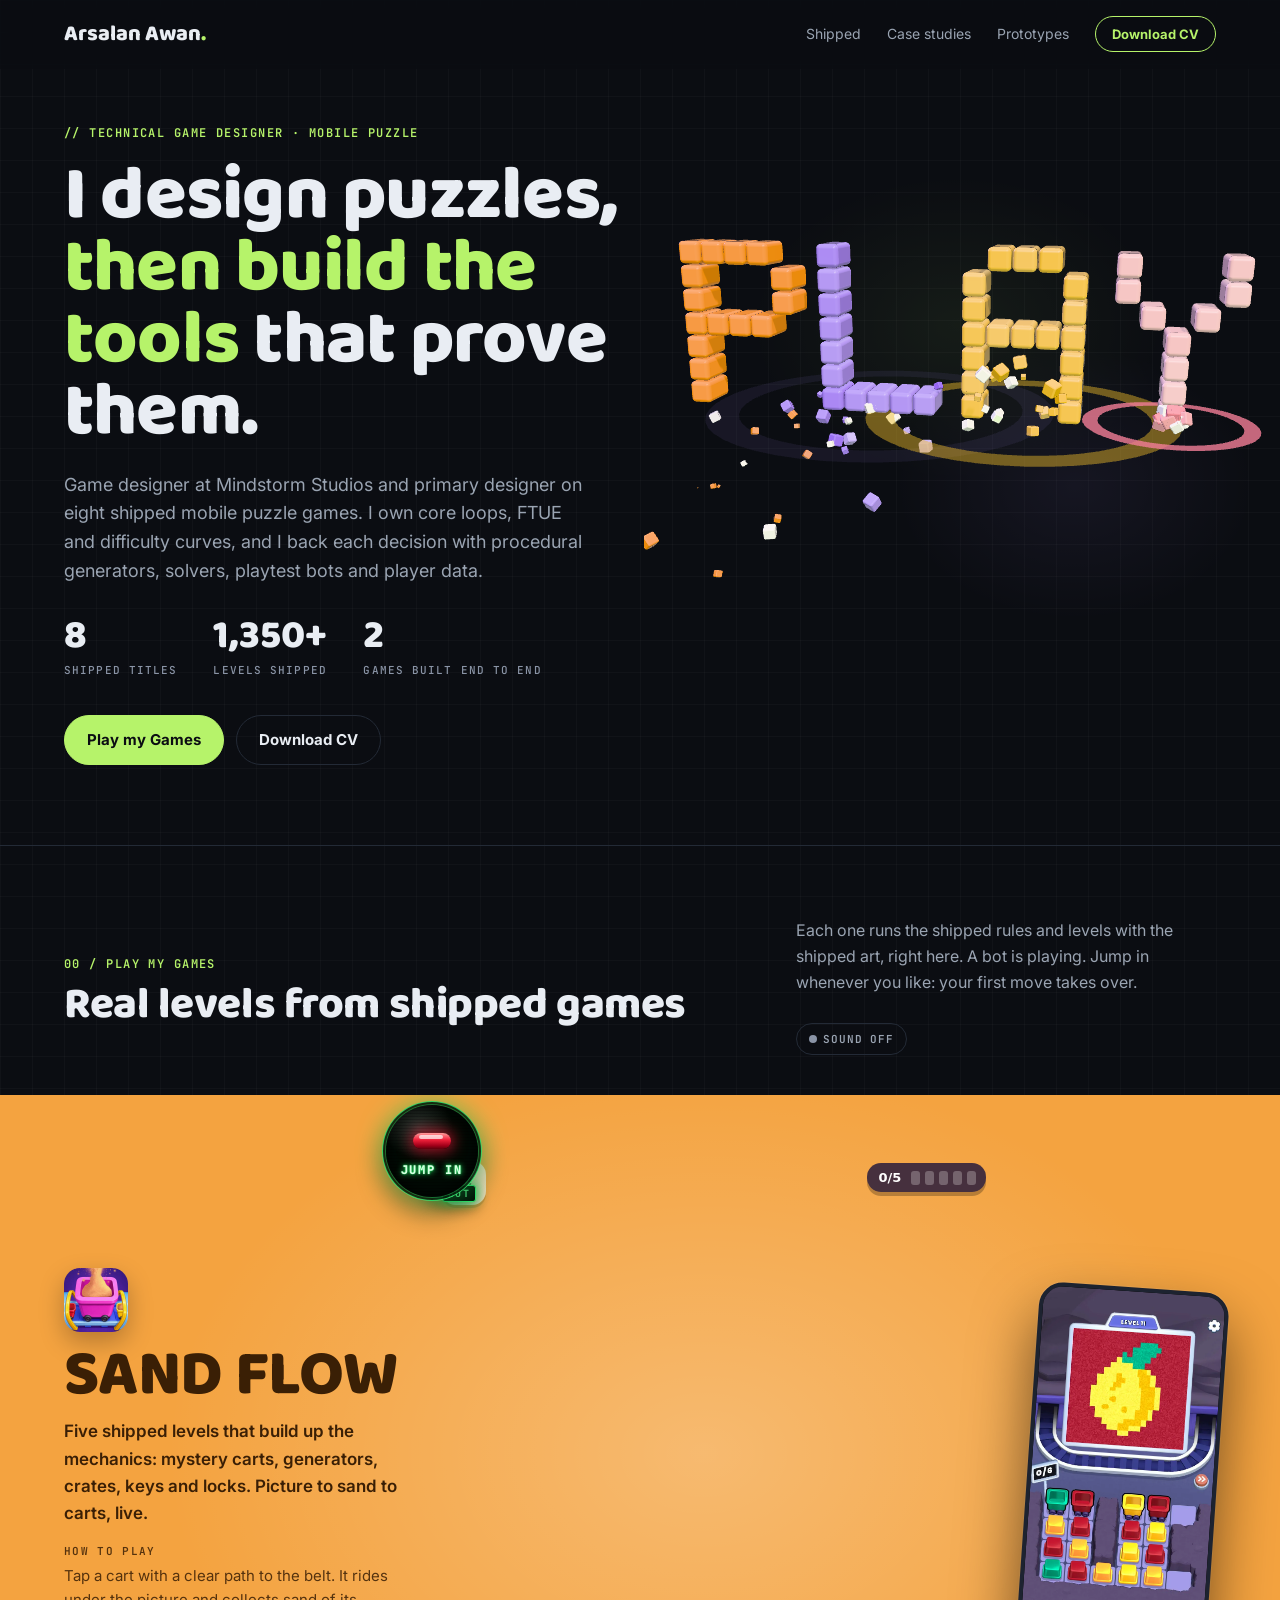
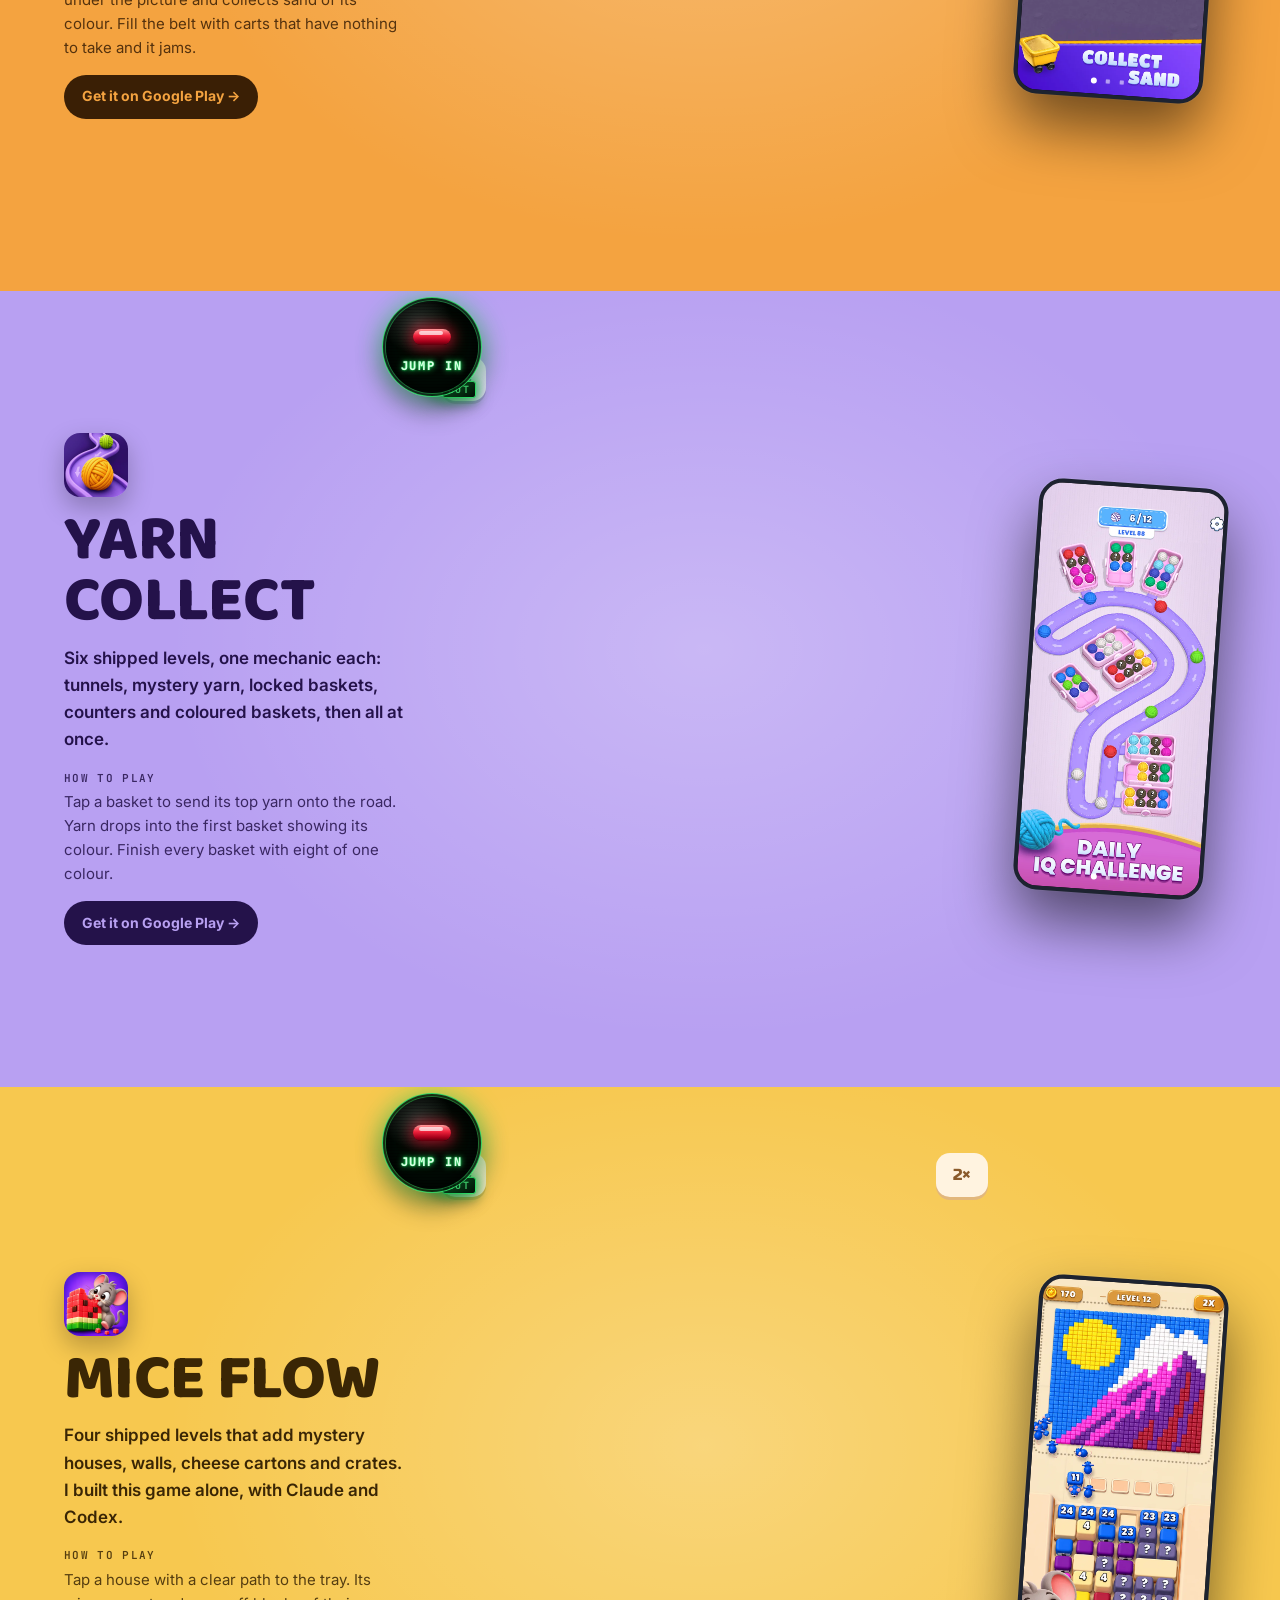
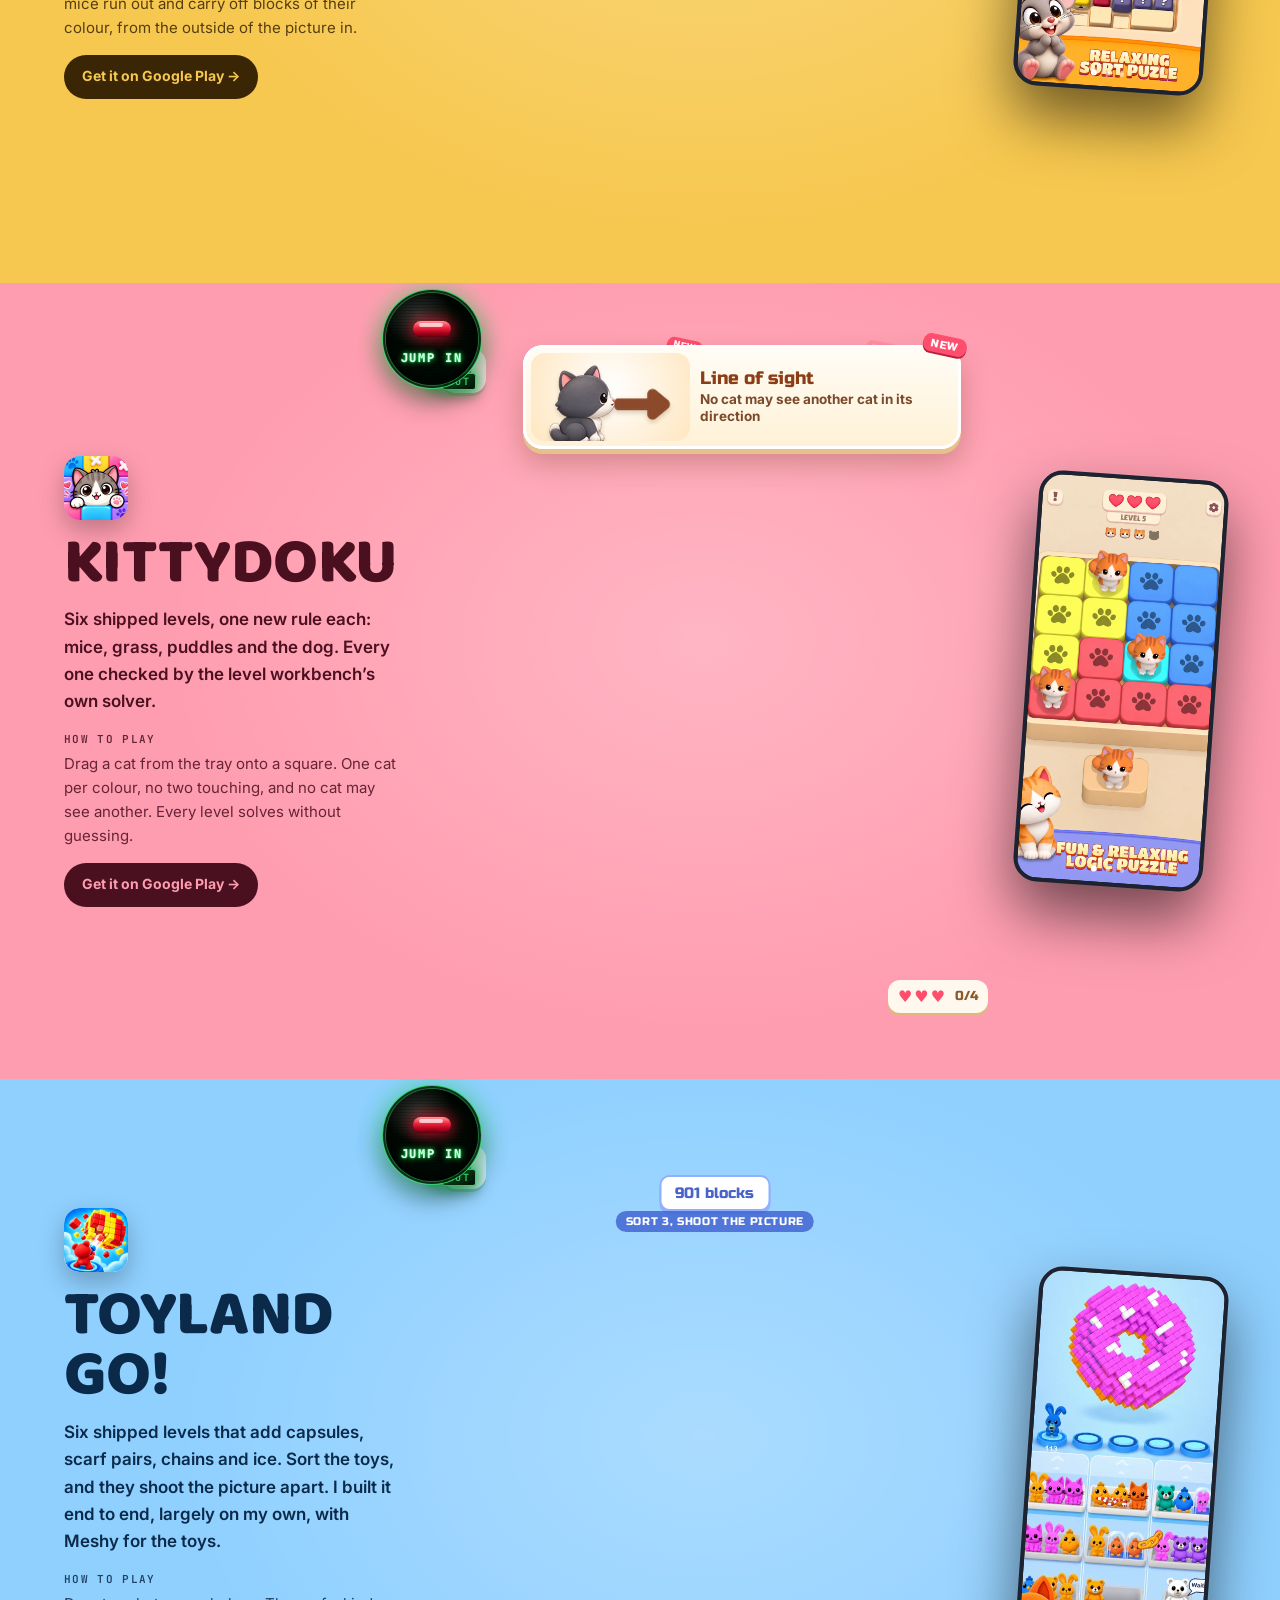
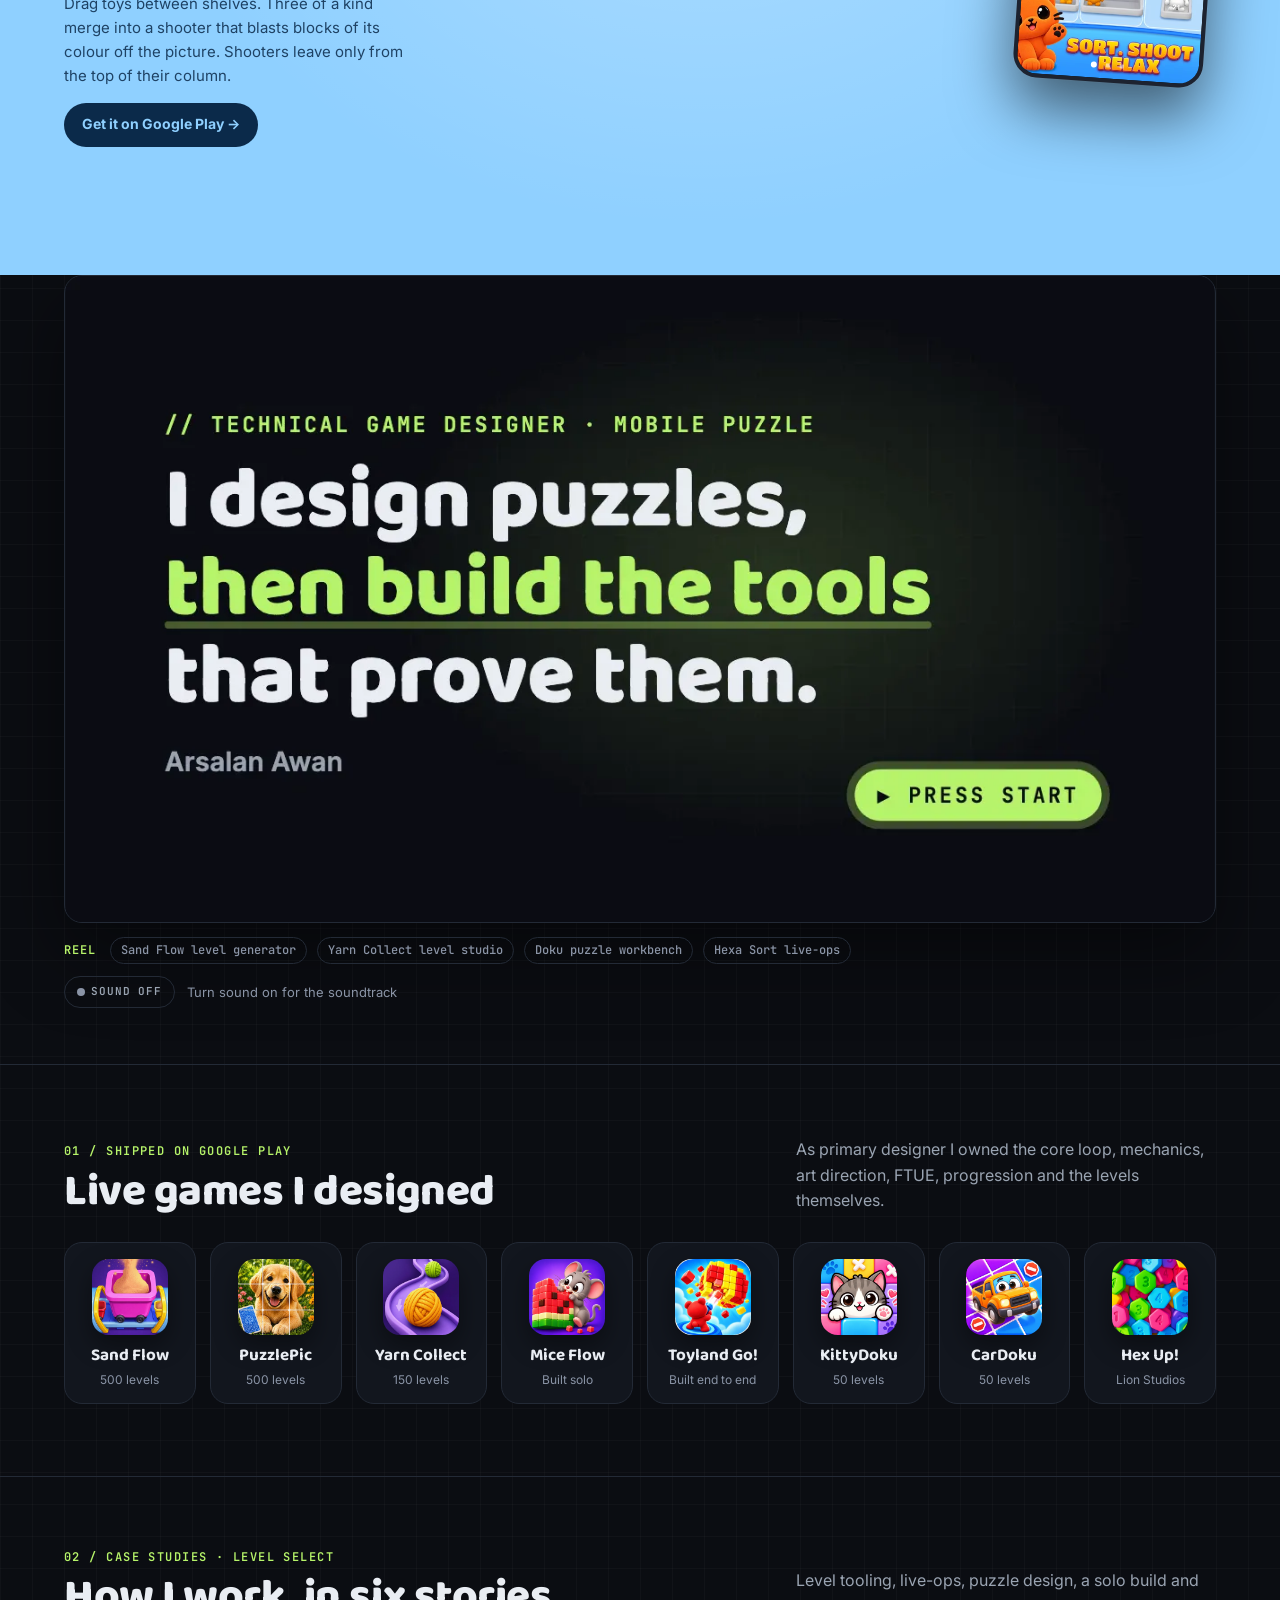
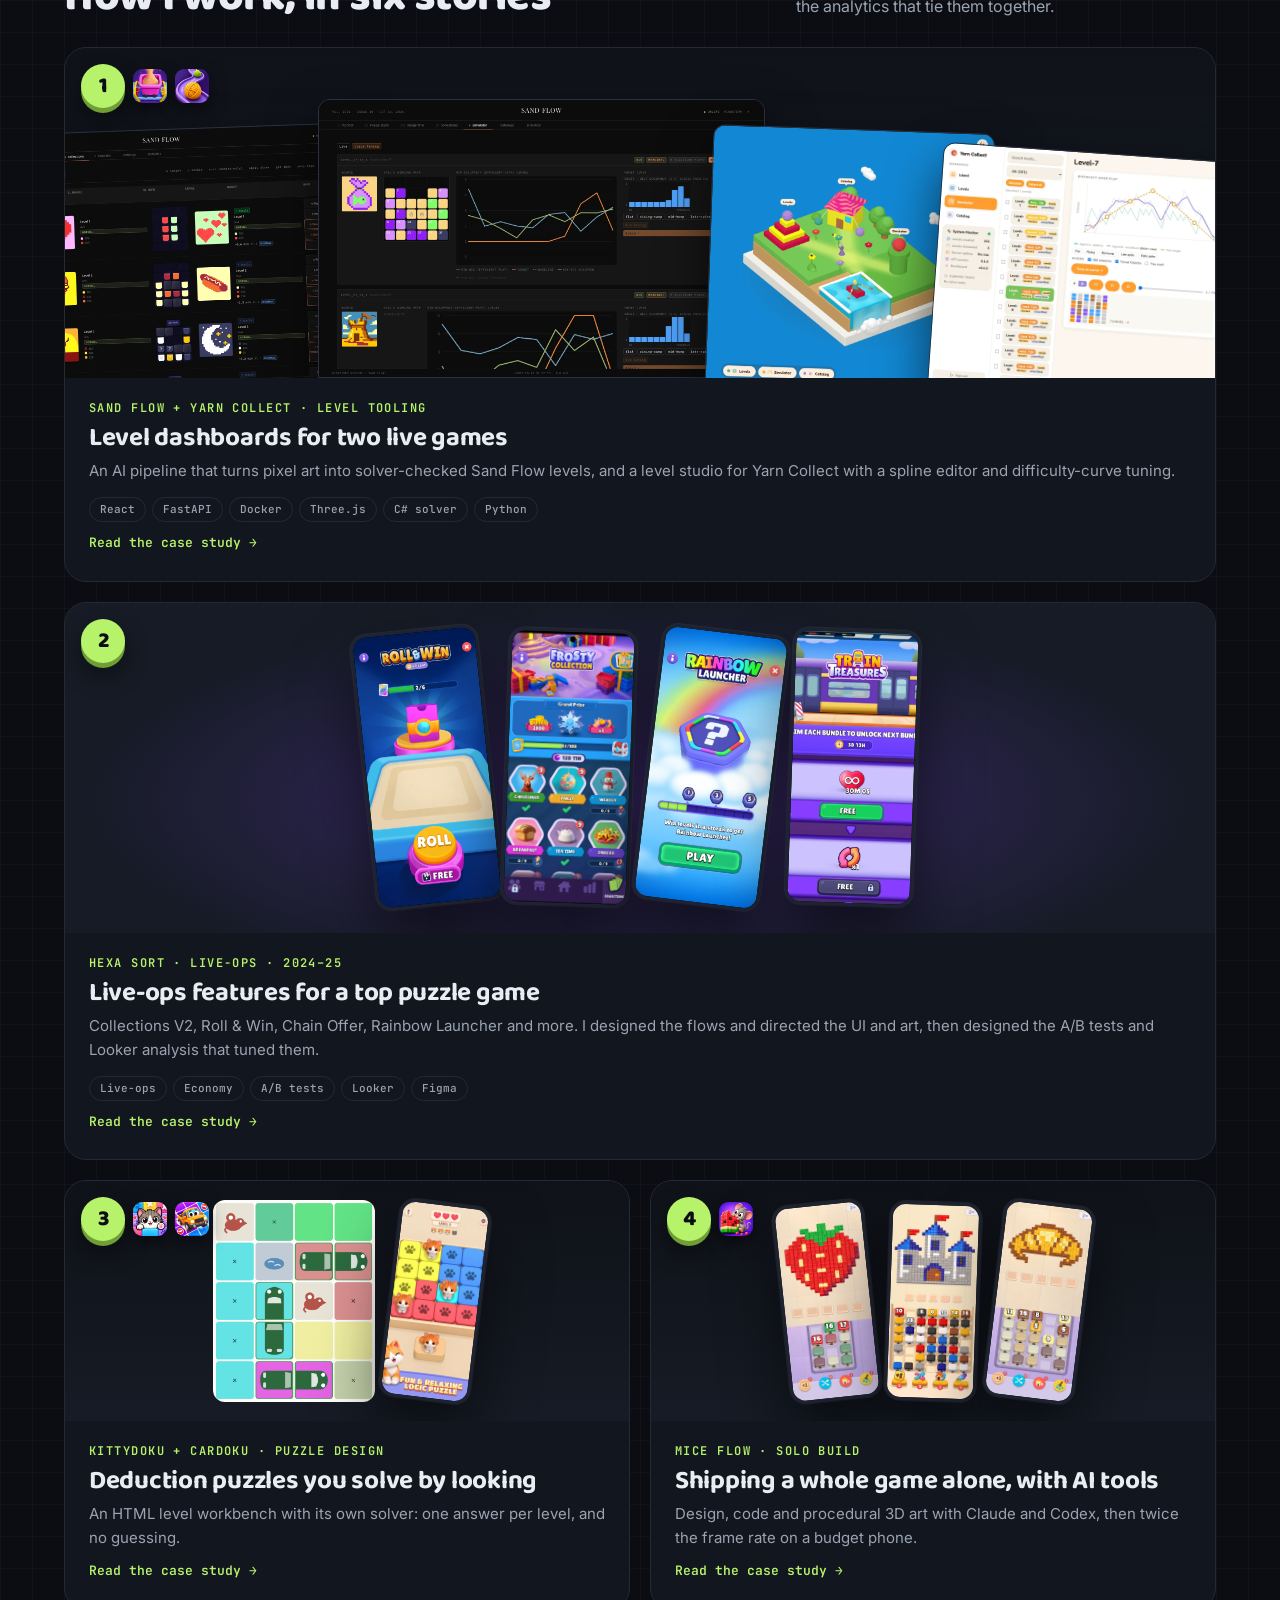
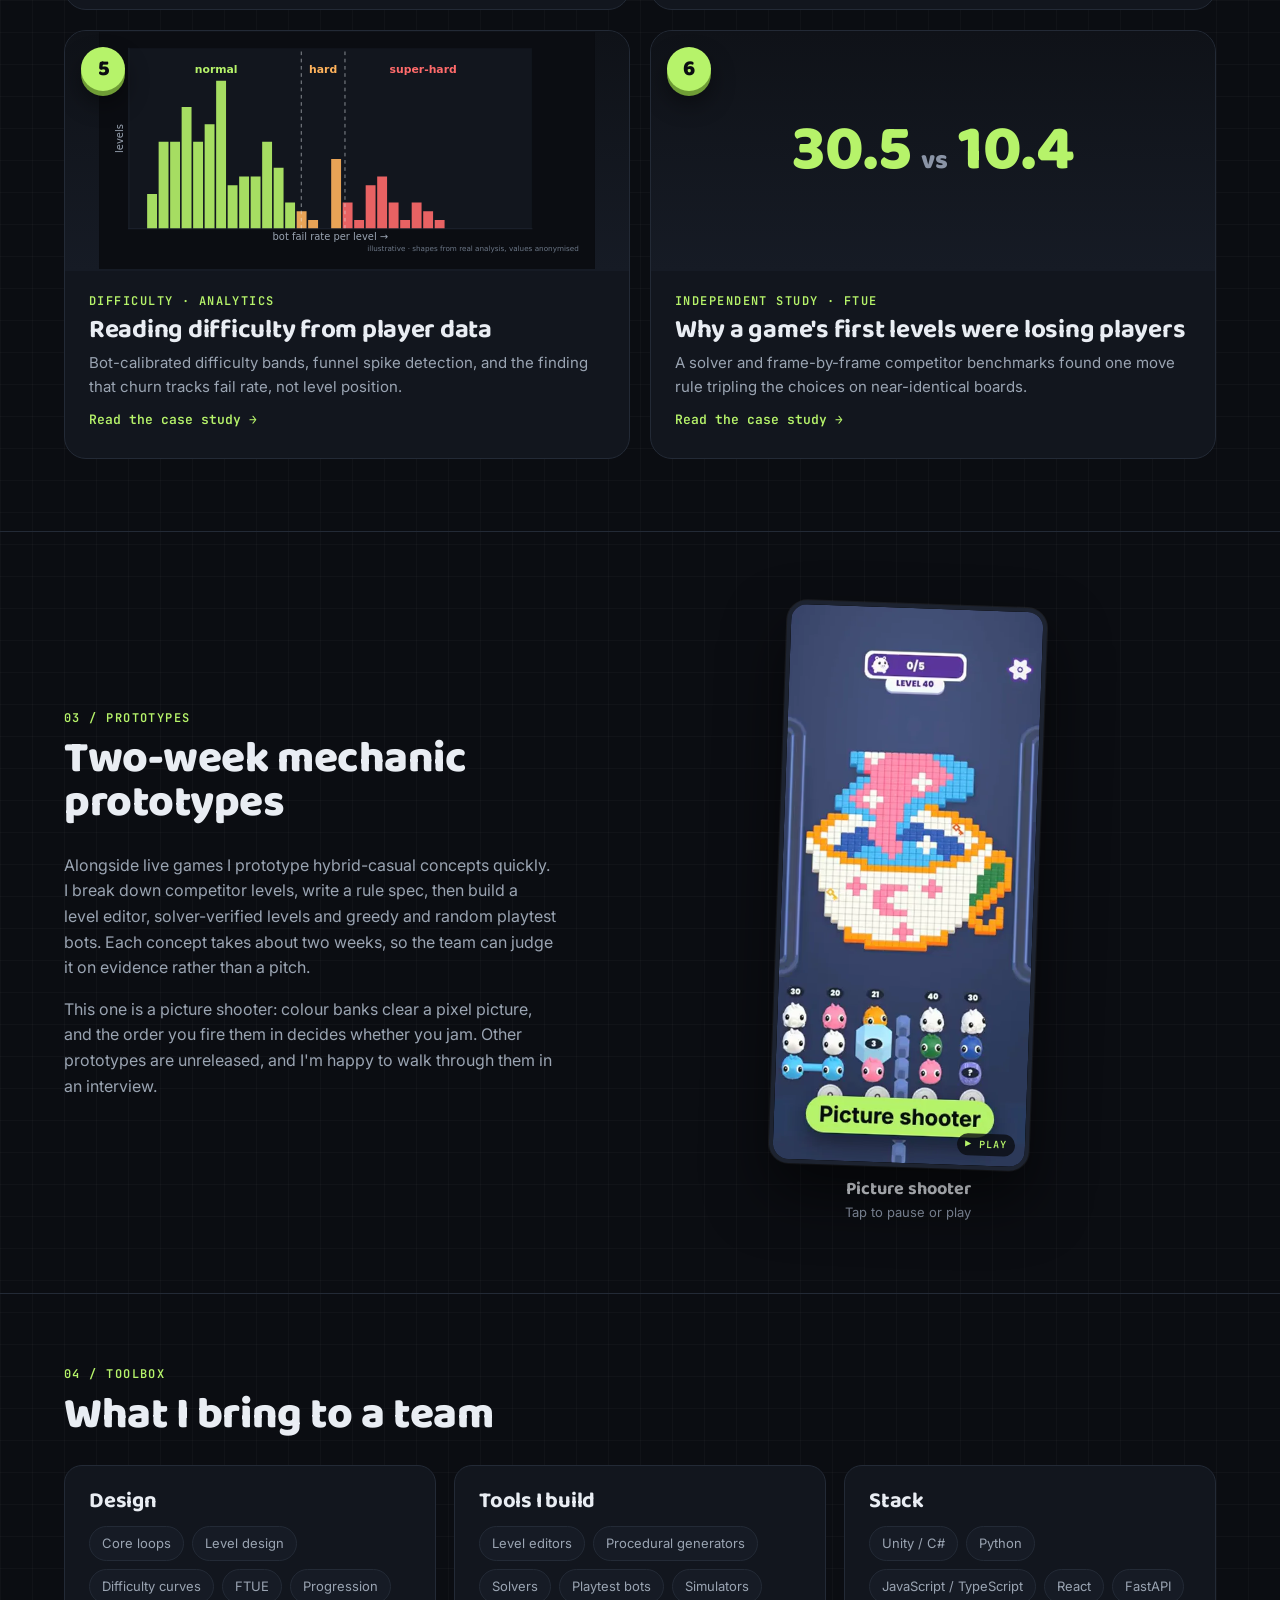
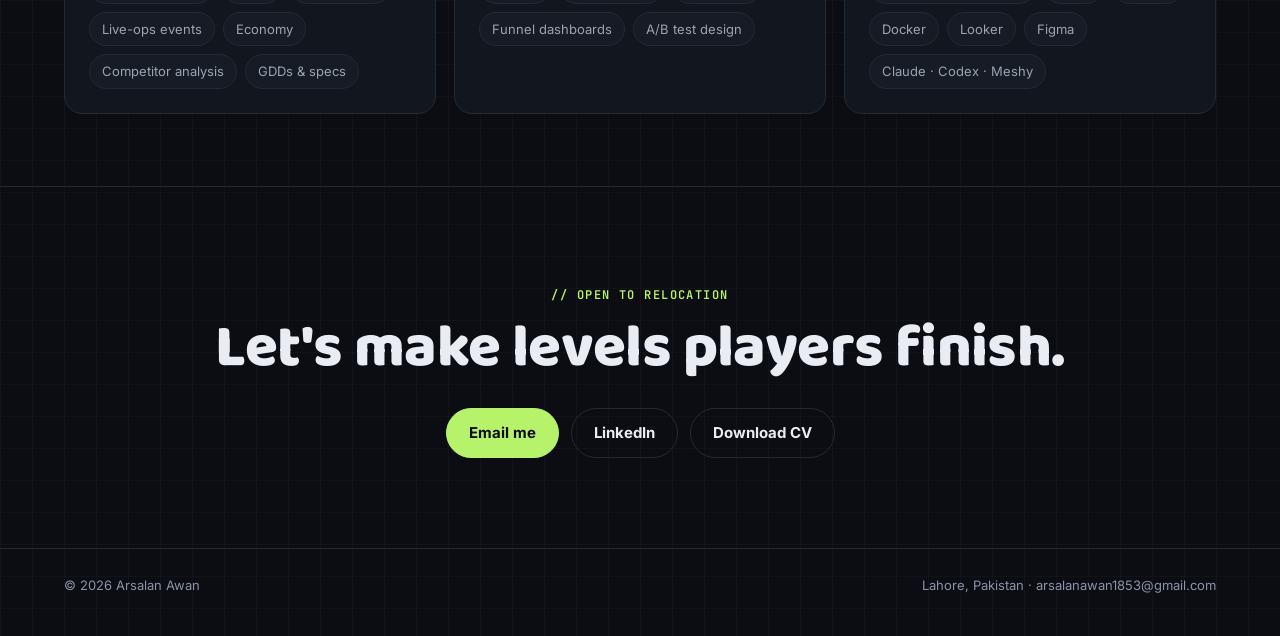
<file: index.html>
<!doctype html>
<html lang="en">
<head>
<meta charset="utf-8">
<meta name="viewport" content="width=device-width, initial-scale=1">
<title>Arsalan Awan — Technical Game Designer</title>
<meta name="description" content="Technical game designer for mobile puzzle games. 8 shipped titles, 1,350+ levels, and the generators, solvers and analytics behind them.">
<meta property="og:type" content="website">
<meta property="og:title" content="Arsalan Awan — Technical Game Designer">
<meta property="og:description" content="I design puzzles, then build the tools that prove them. 8 shipped mobile puzzle games, 1,350+ levels.">
<meta property="og:image" content="https://rcpr0.github.io/og.png">
<meta name="twitter:card" content="summary_large_image">
<link rel="icon" href="favicon.svg" type="image/svg+xml">
<link rel="preconnect" href="https://fonts.googleapis.com">
<link rel="preconnect" href="https://fonts.gstatic.com" crossorigin>
<link rel="stylesheet" href="https://fonts.googleapis.com/css2?family=Baloo+2:wght@600;700;800&family=Inter:wght@400;500;600;700&family=JetBrains+Mono:wght@500;600&family=Russo+One&display=swap">
<link rel="stylesheet" href="css/site.css">
</head>
<body>
<nav class="nav"><div class="wrap">
  <a class="brand" href="index.html">Arsalan Awan<span>.</span></a>
  <ul>
    <li><a href="#shipped">Shipped</a></li>
    <li><a href="#work">Case studies</a></li>
    <li><a href="#prototypes">Prototypes</a></li>
    <li><a class="btn sm" href="Arsalan-Awan-CV.pdf" download>Download CV</a></li>
  </ul>
</div></nav>

<header class="hero"><div class="wrap">
  <div>
    <div class="mono">// Technical game designer · Mobile puzzle</div>
    <h1>I design puzzles, <em>then build the tools</em> that prove them.</h1>
    <p class="lede">Game designer at Mindstorm Studios and primary designer on eight shipped mobile puzzle games. I own core loops, FTUE and difficulty curves, and I back each decision with procedural generators, solvers, playtest bots and player data.</p>
    <div class="stats">
      <div><b>8</b><span>Shipped titles</span></div>
      <div><b>1,350+</b><span>Levels shipped</span></div>
      <div><b>2</b><span>Games built end to end</span></div>
    </div>
    <div class="cta-row">
      <a class="btn" href="#play-sandflow" data-goto="sandflow">Play my Games</a>
      <a class="btn o" href="Arsalan-Awan-CV.pdf" download>Download CV</a>
    </div>
  </div>
  <div class="hero-3d" data-hero>
    <div class="hero-fallback" aria-hidden="true"><span class="hf-word"><b style="--c:#f4a340;--d:#b8661a">P</b><b style="--c:#b8a0f2;--d:#6f55b8">L</b><b style="--c:#f7c84f;--d:#b98a12">A</b><b style="--c:#ff9db0;--d:#c85a72">Y</b></span><span class="hf-arrow"></span></div>
    <div class="hero-tip" hidden></div>
  </div>
</div></header>

<section class="sec play-band" id="play"><div class="wrap">
  <div class="sec-head reveal">
    <div><div class="mono">00 / Play my games</div><h2>Real levels from shipped games</h2></div>
    <div><p>Each one runs the shipped rules and levels with the shipped art, right here. A bot is playing. Jump in whenever you like: your first move takes over.</p>
    <button class="snd" type="button" data-sound-toggle aria-pressed="false"><span>Sound off</span></button></div>
  </div>
</div></section>
<section class="game-sec" id="play-sandflow" style="--g-bg:#f4a340;--g-ink:#3a1f05">
  <div class="wrap game-grid">
    <div class="game-copy">
      <img class="game-icon" src="media/store/icon-sandflow.webp" alt="Sand Flow icon">
      <h3>Sand Flow</h3>
      <p class="game-blurb">Five shipped levels that build up the mechanics: mystery carts, generators, crates, keys and locks. Picture to sand to carts, live.</p>
      <p class="game-how"><b>How to play</b> Tap a cart with a clear path to the belt. It rides under the picture and collects sand of its colour. Fill the belt with carts that have nothing to take and it jams.</p>
      <a class="game-store" href="https://play.google.com/store/apps/details?id=com.mindstorm.sandflow" target="_blank" rel="noopener">Get it on Google Play →</a>
    </div>
    <div class="play-stage" data-stage="sandflow" aria-label="Playable Sand Flow"><div class="arcade-ui"></div><div class="arcade-load" aria-hidden="true"><i></i>Loading level</div></div>
    <div class="game-phone ph" data-cycle aria-label="Sand Flow store screenshots"><img src="media/store/sandflow-1.webp" alt="Sand Flow on the store" loading="lazy"><img src="media/store/sandflow-2.webp" alt="" loading="lazy"><img src="media/store/sandflow-3.webp" alt="" loading="lazy"></div>
  </div>
</section>
<section class="game-sec" id="play-yarn" style="--g-bg:#b8a0f2;--g-ink:#24124a">
  <div class="wrap game-grid">
    <div class="game-copy">
      <img class="game-icon" src="media/store/icon-yarncollect.webp" alt="Yarn Collect icon">
      <h3>Yarn Collect</h3>
      <p class="game-blurb">Six shipped levels, one mechanic each: tunnels, mystery yarn, locked baskets, counters and coloured baskets, then all at once.</p>
      <p class="game-how"><b>How to play</b> Tap a basket to send its top yarn onto the road. Yarn drops into the first basket showing its colour. Finish every basket with eight of one colour.</p>
      <a class="game-store" href="https://play.google.com/store/apps/details?id=com.mindstorm.yarncollect" target="_blank" rel="noopener">Get it on Google Play →</a>
    </div>
    <div class="play-stage" data-stage="yarn" aria-label="Playable Yarn Collect"><div class="arcade-ui"></div><div class="arcade-load" aria-hidden="true"><i></i>Loading level</div></div>
    <div class="game-phone ph" data-cycle aria-label="Yarn Collect store screenshots"><img src="media/store/yarncollect-1.webp" alt="Yarn Collect on the store" loading="lazy"><img src="media/store/yarncollect-2.webp" alt="" loading="lazy"><img src="media/store/yarncollect-3.webp" alt="" loading="lazy"></div>
  </div>
</section>
<section class="game-sec" id="play-mice" style="--g-bg:#f7c84f;--g-ink:#3a2605">
  <div class="wrap game-grid">
    <div class="game-copy">
      <img class="game-icon" src="media/store/icon-miceflow.webp" alt="Mice Flow icon">
      <h3>Mice Flow</h3>
      <p class="game-blurb">Four shipped levels that add mystery houses, walls, cheese cartons and crates. I built this game alone, with Claude and Codex.</p>
      <p class="game-how"><b>How to play</b> Tap a house with a clear path to the tray. Its mice run out and carry off blocks of their colour, from the outside of the picture in.</p>
      <a class="game-store" href="https://play.google.com/store/apps/details?id=com.mindstorm.miceflow" target="_blank" rel="noopener">Get it on Google Play →</a>
    </div>
    <div class="play-stage" data-stage="mice" aria-label="Playable Mice Flow"><div class="arcade-ui"></div><div class="arcade-load" aria-hidden="true"><i></i>Loading level</div></div>
    <div class="game-phone ph" data-cycle aria-label="Mice Flow store screenshots"><img src="media/store/miceflow-1.webp" alt="Mice Flow on the store" loading="lazy"><img src="media/store/miceflow-2.webp" alt="" loading="lazy"><img src="media/store/miceflow-3.webp" alt="" loading="lazy"></div>
  </div>
</section>
<section class="game-sec" id="play-kitty" style="--g-bg:#ff9db0;--g-ink:#4a1020">
  <div class="wrap game-grid">
    <div class="game-copy">
      <img class="game-icon" src="media/store/icon-kittydoku.webp" alt="KittyDoku icon">
      <h3>KittyDoku</h3>
      <p class="game-blurb">Six shipped levels, one new rule each: mice, grass, puddles and the dog. Every one checked by the level workbench’s own solver.</p>
      <p class="game-how"><b>How to play</b> Drag a cat from the tray onto a square. One cat per colour, no two touching, and no cat may see another. Every level solves without guessing.</p>
      <a class="game-store" href="https://play.google.com/store/apps/details?id=com.mindstorm.kittydoku" target="_blank" rel="noopener">Get it on Google Play →</a>
    </div>
    <div class="play-stage" data-stage="kitty" aria-label="Playable KittyDoku"><div class="arcade-ui"></div><div class="arcade-load" aria-hidden="true"><i></i>Loading level</div></div>
    <div class="game-phone ph" data-cycle aria-label="KittyDoku store screenshots"><img src="media/store/kittydoku-1.webp" alt="KittyDoku on the store" loading="lazy"><img src="media/store/kittydoku-2.webp" alt="" loading="lazy"><img src="media/store/kittydoku-3.webp" alt="" loading="lazy"></div>
  </div>
</section>
<section class="game-sec" id="play-toyland" style="--g-bg:#8fd0ff;--g-ink:#0b2a4a">
  <div class="wrap game-grid">
    <div class="game-copy">
      <img class="game-icon" src="media/store/icon-toylandgo.webp" alt="Toyland Go! icon">
      <h3>Toyland Go!</h3>
      <p class="game-blurb">Six shipped levels that add capsules, scarf pairs, chains and ice. Sort the toys, and they shoot the picture apart. I built it end to end, largely on my own, with Meshy for the toys.</p>
      <p class="game-how"><b>How to play</b> Drag toys between shelves. Three of a kind merge into a shooter that blasts blocks of its colour off the picture. Shooters leave only from the top of their column.</p>
      <a class="game-store" href="https://play.google.com/store/apps/details?id=com.mindstorm.goodsortshooter" target="_blank" rel="noopener">Get it on Google Play →</a>
    </div>
    <div class="play-stage" data-stage="toyland" aria-label="Playable Toyland Go!"><div class="arcade-ui"></div><div class="arcade-load" aria-hidden="true"><i></i>Loading level</div></div>
    <div class="game-phone ph" data-cycle aria-label="Toyland Go! store screenshots"><img src="media/store/toylandgo-1.webp" alt="Toyland Go! on the store" loading="lazy"><img src="media/store/toylandgo-2.webp" alt="" loading="lazy"><img src="media/store/toylandgo-3.webp" alt="" loading="lazy"></div>
  </div>
</section>

<section class="reel-sec"><div class="wrap">
  <figure class="reel reveal" data-video aria-label="Play or pause the showreel">
    <video src="media/video/reel.mp4" poster="media/video/reel.webp" data-audio muted loop playsinline preload="none" aria-label="Showreel: level dashboards, puzzle workbench and live-ops footage"></video>
    <figcaption><b>Reel</b><span>Sand Flow level generator</span><span>Yarn Collect level studio</span><span>Doku puzzle workbench</span><span>Hexa Sort live-ops</span></figcaption>
  </figure>
  <div class="reel-bar"><button class="snd" type="button" data-sound-toggle aria-pressed="false"><span>Sound off</span></button><small>Turn sound on for the soundtrack</small></div>
</div></section>

<section class="sec" id="shipped"><div class="wrap">
  <div class="sec-head reveal">
    <div><div class="mono">01 / Shipped on Google Play</div><h2>Live games I designed</h2></div>
    <p>As primary designer I owned the core loop, mechanics, art direction, FTUE, progression and the levels themselves.</p>
  </div>
  <div class="games reveal">
    <a class="game" href="https://play.google.com/store/apps/details?id=com.mindstorm.sandflow" target="_blank" rel="noopener">
      <img class="ph peek" src="media/store/sandflow-1.webp" alt="" loading="lazy">
      <img class="icon" src="media/store/icon-sandflow.webp" alt="Sand Flow icon" loading="lazy"><b>Sand Flow</b><small>500 levels</small></a>
    <a class="game" href="https://play.google.com/store/apps/details?id=com.mindstorm.jigpix" target="_blank" rel="noopener">
      <img class="ph peek" src="media/store/puzzlepic-1.webp" alt="" loading="lazy">
      <img class="icon" src="media/store/icon-puzzlepic.webp" alt="PuzzlePic icon" loading="lazy"><b>PuzzlePic</b><small>500 levels</small></a>
    <a class="game" href="https://play.google.com/store/apps/details?id=com.mindstorm.yarncollect" target="_blank" rel="noopener">
      <img class="ph peek" src="media/store/yarncollect-1.webp" alt="" loading="lazy">
      <img class="icon" src="media/store/icon-yarncollect.webp" alt="Yarn Collect icon" loading="lazy"><b>Yarn Collect</b><small>150 levels</small></a>
    <a class="game" href="https://play.google.com/store/apps/details?id=com.mindstorm.miceflow" target="_blank" rel="noopener">
      <img class="ph peek" src="media/store/miceflow-1.webp" alt="" loading="lazy">
      <img class="icon" src="media/store/icon-miceflow.webp" alt="Mice Flow icon" loading="lazy"><b>Mice Flow</b><small>Built solo</small></a>
    <a class="game" href="https://play.google.com/store/apps/details?id=com.mindstorm.goodsortshooter" target="_blank" rel="noopener">
      <img class="ph peek" src="media/store/toylandgo-1.webp" alt="" loading="lazy">
      <img class="icon" src="media/store/icon-toylandgo.webp" alt="Toyland Go! icon" loading="lazy"><b>Toyland Go!</b><small>Built end to end</small></a>
    <a class="game" href="https://play.google.com/store/apps/details?id=com.mindstorm.kittydoku" target="_blank" rel="noopener">
      <img class="ph peek" src="media/store/kittydoku-1.webp" alt="" loading="lazy">
      <img class="icon" src="media/store/icon-kittydoku.webp" alt="KittyDoku icon" loading="lazy"><b>KittyDoku</b><small>50 levels</small></a>
    <a class="game" href="https://play.google.com/store/apps/details?id=com.mindstorm.cardoku" target="_blank" rel="noopener">
      <img class="ph peek" src="media/store/cardoku-1.webp" alt="" loading="lazy">
      <img class="icon" src="media/store/icon-cardoku.webp" alt="CarDoku icon" loading="lazy"><b>CarDoku</b><small>50 levels</small></a>
    <a class="game" href="https://play.google.com/store/apps/details?id=com.mindstorm.hexa.merge" target="_blank" rel="noopener">
      <img class="ph peek" src="media/store/hexup-1.webp" alt="" loading="lazy">
      <img class="icon" src="media/store/icon-hexup.webp" alt="Hex Up! icon" loading="lazy"><b>Hex Up!</b><small>Lion Studios</small></a>
  </div>
</div></section>

<section class="sec" id="work"><div class="wrap">
  <div class="sec-head reveal">
    <div><div class="mono">02 / Case studies · Level select</div><h2>How I work, in six stories</h2></div>
    <p>Level tooling, live-ops, puzzle design, a solo build and the analytics that tie them together.</p>
  </div>
  <div class="cases">
    <a class="case wide reveal" href="work/level-tooling.html">
      <span class="lvl" aria-hidden="true"><b>1</b><img src="media/store/icon-sandflow.webp" alt="" loading="lazy"><img src="media/store/icon-yarncollect.webp" alt="" loading="lazy"></span>
      <div class="art collage">
        <img src="media/tool/sf-collections.webp" alt="Sand Flow level dashboard: collections of generated levels" loading="lazy">
        <img src="media/tool/sf-curve.webp" alt="Sand Flow curve tuning with solver winning paths" loading="lazy">
        <img src="media/tool/yc-island.webp" alt="Yarn Collect level studio: 3D island hub" loading="lazy">
        <img src="media/tool/yc-sim.webp" alt="Yarn Collect difficulty-over-play chart" loading="lazy">
      </div>
      <div class="body">
        <div class="mono">Sand Flow + Yarn Collect · Level tooling</div>
        <h3>Level dashboards for two live games</h3>
        <p>An AI pipeline that turns pixel art into solver-checked Sand Flow levels, and a level studio for Yarn Collect with a spline editor and difficulty-curve tuning.</p>
        <div class="chips"><span>React</span><span>FastAPI</span><span>Docker</span><span>Three.js</span><span>C# solver</span><span>Python</span></div>
        <span class="more">Read the case study →</span>
      </div>
    </a>
    <a class="case wide reveal" href="work/hexa-sort-liveops.html">
      <span class="lvl" aria-hidden="true"><b>2</b></span>
      <div class="art" id="hexa-art">
        <div class="ph t1"><img src="media/hexa/card-1.webp" alt="Roll &amp; Win event screen designed for Hexa Sort" loading="lazy"></div>
        <div class="ph t2"><img src="media/hexa/card-col.webp" alt="Collections main screen with card sets and grand prize" loading="lazy"></div>
        <div class="ph t3"><img src="media/hexa/card-2.webp" alt="Rainbow Launcher streak event screen" loading="lazy"></div>
        <div class="ph t2"><img src="media/hexa/chain-offer.webp" alt="Chain Offer reward ladder" loading="lazy"></div>
      </div>
      <div class="body">
        <div class="mono">Hexa Sort · Live-ops · 2024–25</div>
        <h3>Live-ops features for a top puzzle game</h3>
        <p>Collections V2, Roll &amp; Win, Chain Offer, Rainbow Launcher and more. I designed the flows and directed the UI and art, then designed the A/B tests and Looker analysis that tuned them.</p>
        <div class="chips"><span>Live-ops</span><span>Economy</span><span>A/B tests</span><span>Looker</span><span>Figma</span></div>
        <span class="more">Read the case study →</span>
      </div>
    </a>
    <a class="case reveal" href="work/doku-puzzles.html">
      <span class="lvl" aria-hidden="true"><b>3</b><img src="media/store/icon-kittydoku.webp" alt="" loading="lazy"><img src="media/store/icon-cardoku.webp" alt="" loading="lazy"></span>
      <div class="art">
        <img src="media/doku/md-late.webp" alt="Deduction puzzle board with cars, mice and water" loading="lazy" style="height:84%;width:auto;border-radius:12px">
        <div class="ph t3"><img src="media/store/kittydoku-1.webp" alt="KittyDoku store screenshot" loading="lazy"></div>
      </div>
      <div class="body">
        <div class="mono">KittyDoku + CarDoku · Puzzle design</div>
        <h3>Deduction puzzles you solve by looking</h3>
        <p>An HTML level workbench with its own solver: one answer per level, and no guessing.</p>
        <span class="more">Read the case study →</span>
      </div>
    </a>
    <a class="case reveal" href="work/mice-flow.html">
      <span class="lvl" aria-hidden="true"><b>4</b><img src="media/store/icon-miceflow.webp" alt="" loading="lazy"></span>
      <div class="art">
        <div class="ph t1"><img src="media/mice/level-03.webp" alt="Mice Flow level 3" loading="lazy"></div>
        <div class="ph t2"><img src="media/hero/mice.webp" alt="Mice Flow castle level" loading="lazy"></div>
        <div class="ph t3"><img src="media/mice/level-07.webp" alt="Mice Flow level 7" loading="lazy"></div>
      </div>
      <div class="body">
        <div class="mono">Mice Flow · Solo build</div>
        <h3>Shipping a whole game alone, with AI tools</h3>
        <p>Design, code and procedural 3D art with Claude and Codex, then twice the frame rate on a budget phone.</p>
        <span class="more">Read the case study →</span>
      </div>
    </a>
    <a class="case reveal" href="work/difficulty-analytics.html">
      <span class="lvl" aria-hidden="true"><b>5</b></span>
      <div class="art"><img src="media/analytics/bands.svg" alt="Illustrative difficulty bands chart" loading="lazy" style="width:88%;height:auto"></div>
      <div class="body">
        <div class="mono">Difficulty · Analytics</div>
        <h3>Reading difficulty from player data</h3>
        <p>Bot-calibrated difficulty bands, funnel spike detection, and the finding that churn tracks fail rate, not level position.</p>
        <span class="more">Read the case study →</span>
      </div>
    </a>
    <a class="case reveal" href="work/link-sort-study.html">
      <span class="lvl" aria-hidden="true"><b>6</b></span>
      <div class="art"><div class="big-num">30.5<small>vs</small>10.4</div></div>
      <div class="body">
        <div class="mono">Independent study · FTUE</div>
        <h3>Why a game's first levels were losing players</h3>
        <p>A solver and frame-by-frame competitor benchmarks found one move rule tripling the choices on near-identical boards.</p>
        <span class="more">Read the case study →</span>
      </div>
    </a>
  </div>
</div></section>

<section class="sec" id="prototypes"><div class="wrap">
  <div class="step reveal" style="padding:0">
    <div>
      <div class="mono">03 / Prototypes</div><h2>Two-week mechanic prototypes</h2>
      <p>Alongside live games I prototype hybrid-casual concepts quickly. I break down competitor levels, write a rule spec, then build a level editor, solver-verified levels and greedy and random playtest bots. Each concept takes about two weeks, so the team can judge it on evidence rather than a pitch.</p>
      <p>This one is a picture shooter: colour banks clear a pixel picture, and the order you fire them in decides whether you jam. Other prototypes are unreleased, and I'm happy to walk through them in an interview.</p>
    </div>
    <div style="display:flex;justify-content:center">
      <figure class="proto" data-video style="width:min(62%,260px);margin:0">
        <div class="ph t2"><img src="media/video/shooter.webp" alt="Picture-shooter prototype" loading="lazy"><video src="media/video/shooter.mp4" poster="media/video/shooter.webp" muted loop playsinline preload="none"></video><span class="play-hint">▶ PLAY</span></div>
        <figcaption><b>Picture shooter</b><span>Tap to pause or play</span></figcaption>
      </figure>
    </div>
  </div>
</div></section>

<section class="sec" id="toolbox"><div class="wrap">
  <div class="reveal"><div class="mono">04 / Toolbox</div><h2>What I bring to a team</h2></div>
  <div class="tools reveal">
    <div class="tool"><h3>Design</h3><ul><li>Core loops</li><li>Level design</li><li>Difficulty curves</li><li>FTUE</li><li>Progression</li><li>Live-ops events</li><li>Economy</li><li>Competitor analysis</li><li>GDDs &amp; specs</li></ul></div>
    <div class="tool"><h3>Tools I build</h3><ul><li>Level editors</li><li>Procedural generators</li><li>Solvers</li><li>Playtest bots</li><li>Simulators</li><li>Funnel dashboards</li><li>A/B test design</li></ul></div>
    <div class="tool"><h3>Stack</h3><ul><li>Unity / C#</li><li>Python</li><li>JavaScript / TypeScript</li><li>React</li><li>FastAPI</li><li>Docker</li><li>Looker</li><li>Figma</li><li>Claude · Codex · Meshy</li></ul></div>
  </div>
</div></section>

<section class="closing"><div class="wrap reveal">
  <div class="mono">// Open to relocation</div>
  <h2>Let's make levels players finish.</h2>
  <div class="cta-row">
    <a class="btn" href="mailto:arsalanawan1853@gmail.com">Email me</a>
    <a class="btn o" href="https://www.linkedin.com/in/arsalan-awan/" target="_blank" rel="noopener">LinkedIn</a>
    <a class="btn o" href="Arsalan-Awan-CV.pdf" download>Download CV</a>
  </div>
</div></section>

<footer><div class="wrap"><span>© <span id="year">2026</span> Arsalan Awan</span><span>Lahore, Pakistan · arsalanawan1853@gmail.com</span></div></footer>
<nav class="dock" aria-label="Jump to a game" data-dock>
  <a href="#play-sandflow" data-goto="sandflow" aria-label="Sand Flow"><img src="media/store/icon-sandflow.webp" alt="" width="64" height="64"><span>Sand Flow</span></a>
  <a href="#play-yarn" data-goto="yarn" aria-label="Yarn Collect"><img src="media/store/icon-yarncollect.webp" alt="" width="64" height="64"><span>Yarn Collect</span></a>
  <a href="#play-mice" data-goto="mice" aria-label="Mice Flow"><img src="media/store/icon-miceflow.webp" alt="" width="64" height="64"><span>Mice Flow</span></a>
  <a href="#play-kitty" data-goto="kitty" aria-label="KittyDoku"><img src="media/store/icon-kittydoku.webp" alt="" width="64" height="64"><span>KittyDoku</span></a>
  <a href="#play-toyland" data-goto="toyland" aria-label="Toyland Go!"><img src="media/store/icon-toylandgo.webp" alt="" width="64" height="64"><span>Toyland Go!</span></a>
</nav>
<script src="js/site.js"></script>
<script type="importmap">{ "imports": { "three": "./js/vendor/three.module.min.js" } }</script>
<script type="module" src="js/games/stage.js"></script>
<script type="module" src="js/games/hero/hero.js"></script>
</body>
</html>
</file>
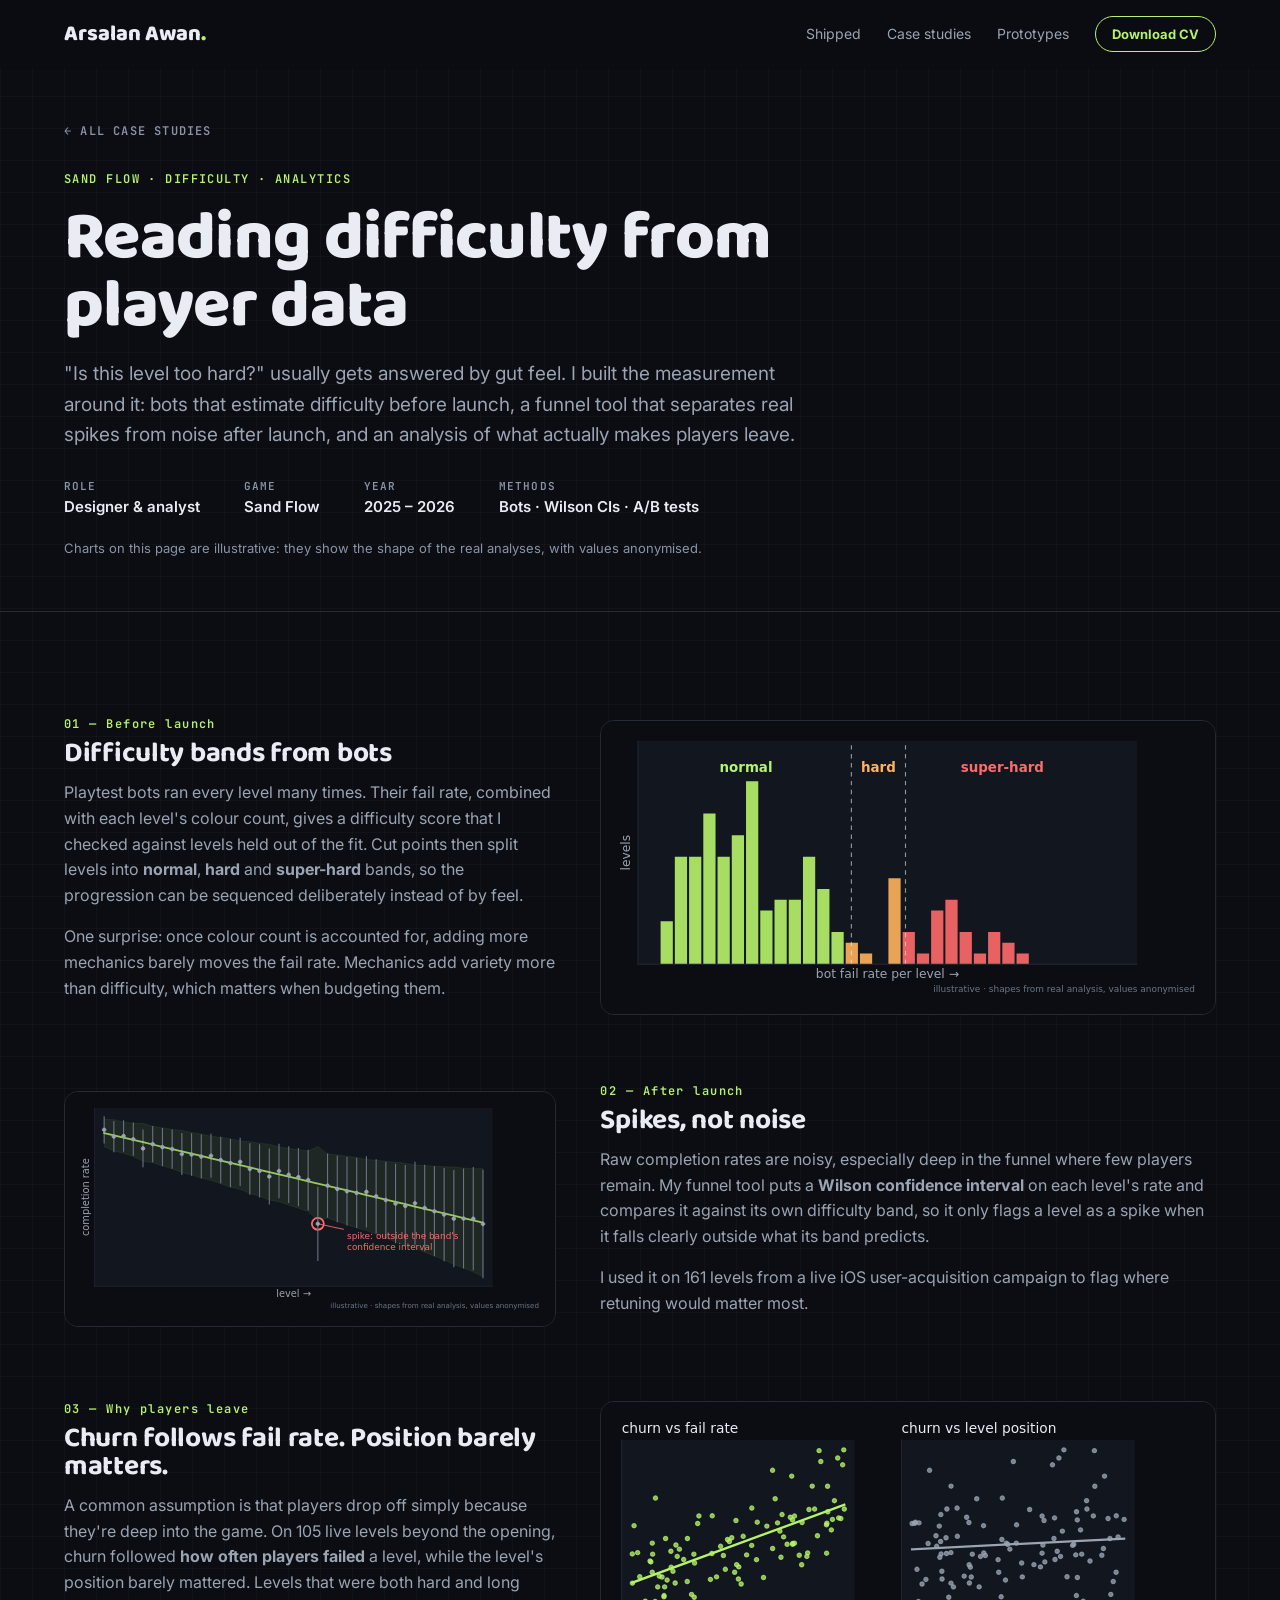
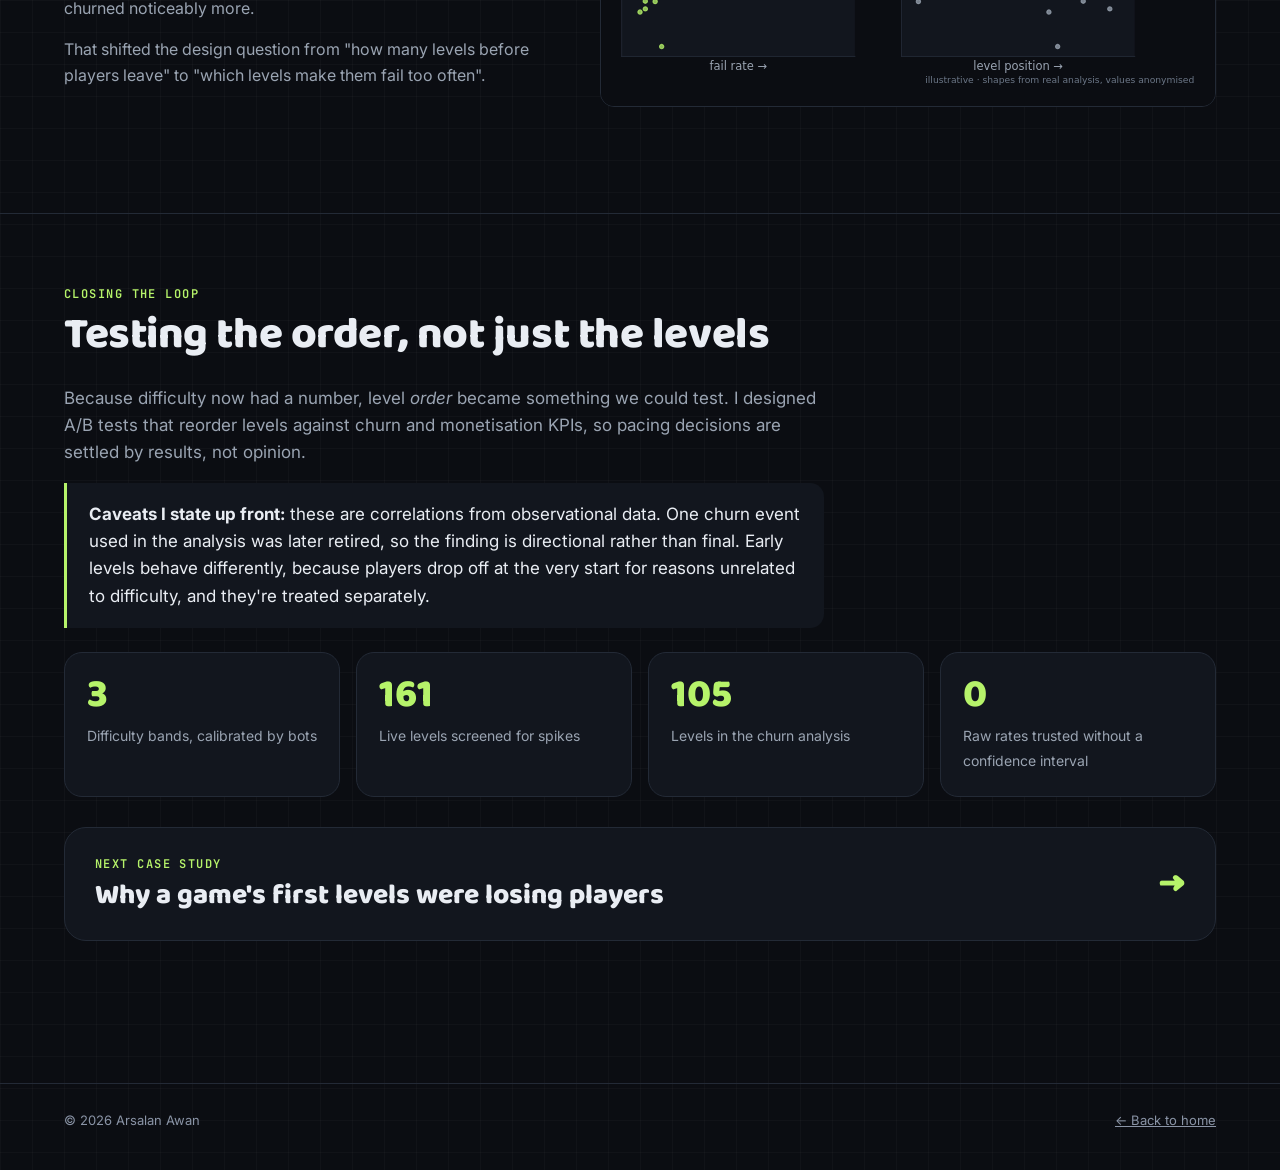
<file: work/difficulty-analytics.html>
<!doctype html>
<html lang="en">
<head>
<meta charset="utf-8">
<meta name="viewport" content="width=device-width, initial-scale=1">
<title>Reading difficulty from player data — Arsalan Awan</title>
<meta name="description" content="Bot-calibrated difficulty bands, funnel spike detection with confidence intervals, and the finding that churn tracks fail rate, not level position.">
<meta property="og:title" content="Reading difficulty from player data — Arsalan Awan">
<meta property="og:type" content="article">
<meta property="og:description" content="Bot-calibrated difficulty bands, funnel spike detection with confidence intervals, and the finding that churn tracks fail rate, not level position.">
<meta name="twitter:card" content="summary_large_image">
<meta property="og:image" content="https://rcpr0.github.io/og.png">
<link rel="icon" href="../favicon.svg" type="image/svg+xml">
<link rel="preconnect" href="https://fonts.googleapis.com">
<link rel="preconnect" href="https://fonts.gstatic.com" crossorigin>
<link rel="stylesheet" href="https://fonts.googleapis.com/css2?family=Baloo+2:wght@600;700;800&family=Inter:wght@400;500;600;700&family=JetBrains+Mono:wght@500;600&display=swap">
<link rel="stylesheet" href="../css/site.css">
</head>
<body>
<nav class="nav"><div class="wrap">
  <a class="brand" href="../index.html">Arsalan Awan<span>.</span></a>
  <ul>
    <li><a href="../index.html#shipped">Shipped</a></li>
    <li><a href="../index.html#work">Case studies</a></li>
    <li><a href="../index.html#prototypes">Prototypes</a></li>
    <li><a class="btn sm" href="../Arsalan-Awan-CV.pdf" download>Download CV</a></li>
  </ul>
</div></nav>

<header class="cs-hero"><div class="wrap">
  <a class="back" href="../index.html#work">← All case studies</a>
  <div class="mono" style="margin-top:28px">Sand Flow · Difficulty · Analytics</div>
  <h1>Reading difficulty from player data</h1>
  <p class="lede">"Is this level too hard?" usually gets answered by gut feel. I built the measurement around it: bots that estimate difficulty before launch, a funnel tool that separates real spikes from noise after launch, and an analysis of what actually makes players leave.</p>
  <div class="meta">
    <div><span>Role</span><b>Designer &amp; analyst</b></div>
    <div><span>Game</span><b>Sand Flow</b></div>
    <div><span>Year</span><b>2025 – 2026</b></div>
    <div><span>Methods</span><b>Bots · Wilson CIs · A/B tests</b></div>
  </div>
  <p style="font-size:13px;color:var(--dim);margin-top:18px">Charts on this page are illustrative: they show the shape of the real analyses, with values anonymised.</p>
</div></header>

<section class="sec"><div class="wrap">
  <div class="step reveal">
    <div>
      <div class="num">01 — Before launch</div>
      <h3>Difficulty bands from bots</h3>
      <p>Playtest bots ran every level many times. Their fail rate, combined with each level's colour count, gives a difficulty score that I checked against levels held out of the fit. Cut points then split levels into <strong>normal</strong>, <strong>hard</strong> and <strong>super-hard</strong> bands, so the progression can be sequenced deliberately instead of by feel.</p>
      <p>One surprise: once colour count is accounted for, adding more mechanics barely moves the fail rate. Mechanics add variety more than difficulty, which matters when budgeting them.</p>
    </div>
    <figure class="fig"><img src="../media/analytics/bands.svg" alt="Illustrative histogram of bot fail rate per level split into normal, hard and super-hard bands" loading="lazy"></figure>
  </div>

  <div class="step flip reveal">
    <div>
      <div class="num">02 — After launch</div>
      <h3>Spikes, not noise</h3>
      <p>Raw completion rates are noisy, especially deep in the funnel where few players remain. My funnel tool puts a <strong>Wilson confidence interval</strong> on each level's rate and compares it against its own difficulty band, so it only flags a level as a spike when it falls clearly outside what its band predicts.</p>
      <p>I used it on 161 levels from a live iOS user-acquisition campaign to flag where retuning would matter most.</p>
    </div>
    <figure class="fig"><img src="../media/analytics/funnel.svg" alt="Illustrative funnel chart with confidence-interval whiskers and one flagged spike" loading="lazy"></figure>
  </div>

  <div class="step reveal">
    <div>
      <div class="num">03 — Why players leave</div>
      <h3>Churn follows fail rate. Position barely matters.</h3>
      <p>A common assumption is that players drop off simply because they're deep into the game. On 105 live levels beyond the opening, churn followed <strong>how often players failed</strong> a level, while the level's position barely mattered. Levels that were both hard and long churned noticeably more.</p>
      <p>That shifted the design question from "how many levels before players leave" to "which levels make them fail too often".</p>
    </div>
    <figure class="fig"><img src="../media/analytics/churn.svg" alt="Illustrative scatter plots: churn rises with fail rate but stays flat with level position" loading="lazy"></figure>
  </div>
</div></section>

<section class="sec"><div class="wrap">
  <div class="prose reveal">
    <div class="mono">Closing the loop</div>
    <h2>Testing the order, not just the levels</h2>
    <p>Because difficulty now had a number, level <em>order</em> became something we could test. I designed A/B tests that reorder levels against churn and monetisation KPIs, so pacing decisions are settled by results, not opinion.</p>
    <div class="callout"><p><b>Caveats I state up front:</b> these are correlations from observational data. One churn event used in the analysis was later retired, so the finding is directional rather than final. Early levels behave differently, because players drop off at the very start for reasons unrelated to difficulty, and they're treated separately.</p></div>
  </div>
  <div class="stat-grid reveal" style="margin-top:20px">
    <div class="stat"><b>3</b><span>Difficulty bands, calibrated by bots</span></div>
    <div class="stat"><b>161</b><span>Live levels screened for spikes</span></div>
    <div class="stat"><b>105</b><span>Levels in the churn analysis</span></div>
    <div class="stat"><b>0</b><span>Raw rates trusted without a confidence interval</span></div>
  </div>
  <a class="next reveal" href="link-sort-study.html"><div><div class="mono">Next case study</div><b>Why a game's first levels were losing players</b></div><span class="arrow">→</span></a>
</div></section>

<footer><div class="wrap"><span>© <span id="year">2026</span> Arsalan Awan</span><a href="../index.html">← Back to home</a></div></footer>
<script src="../js/site.js"></script>
</body>
</html>
</file>
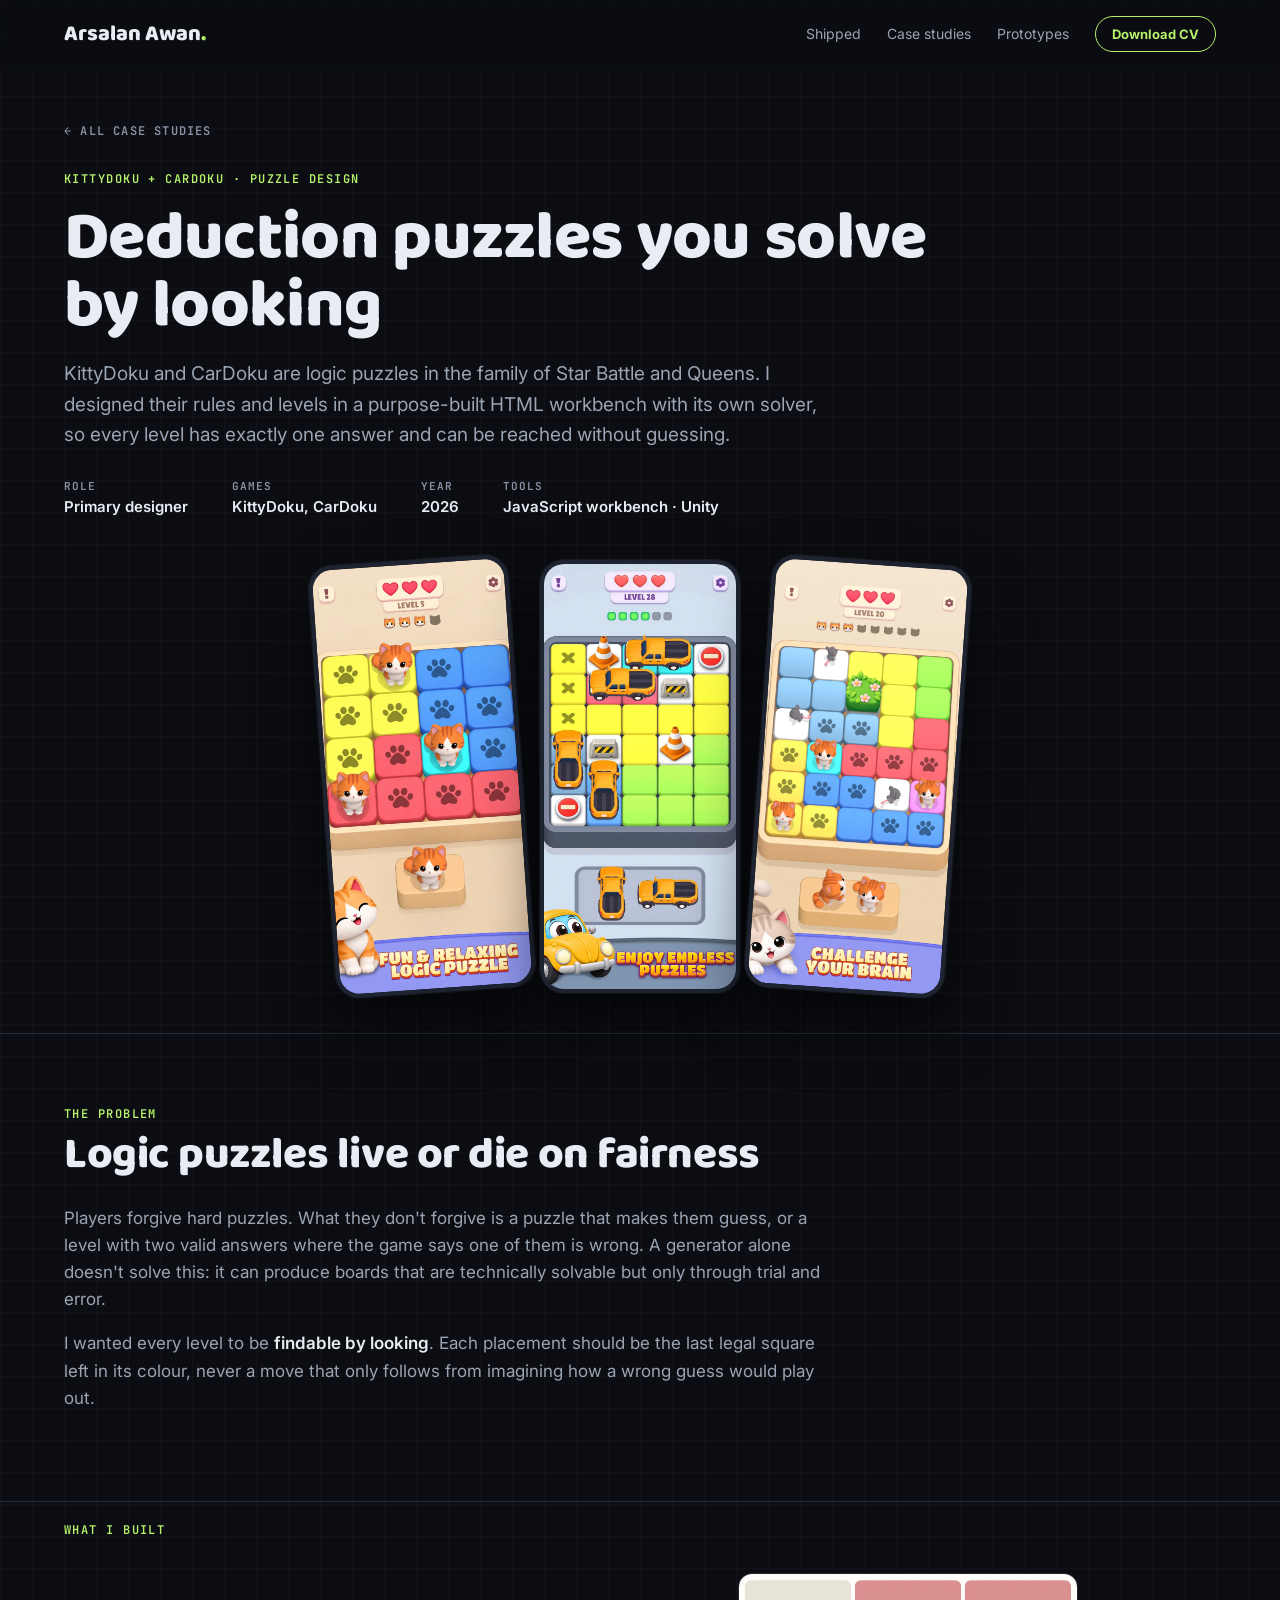
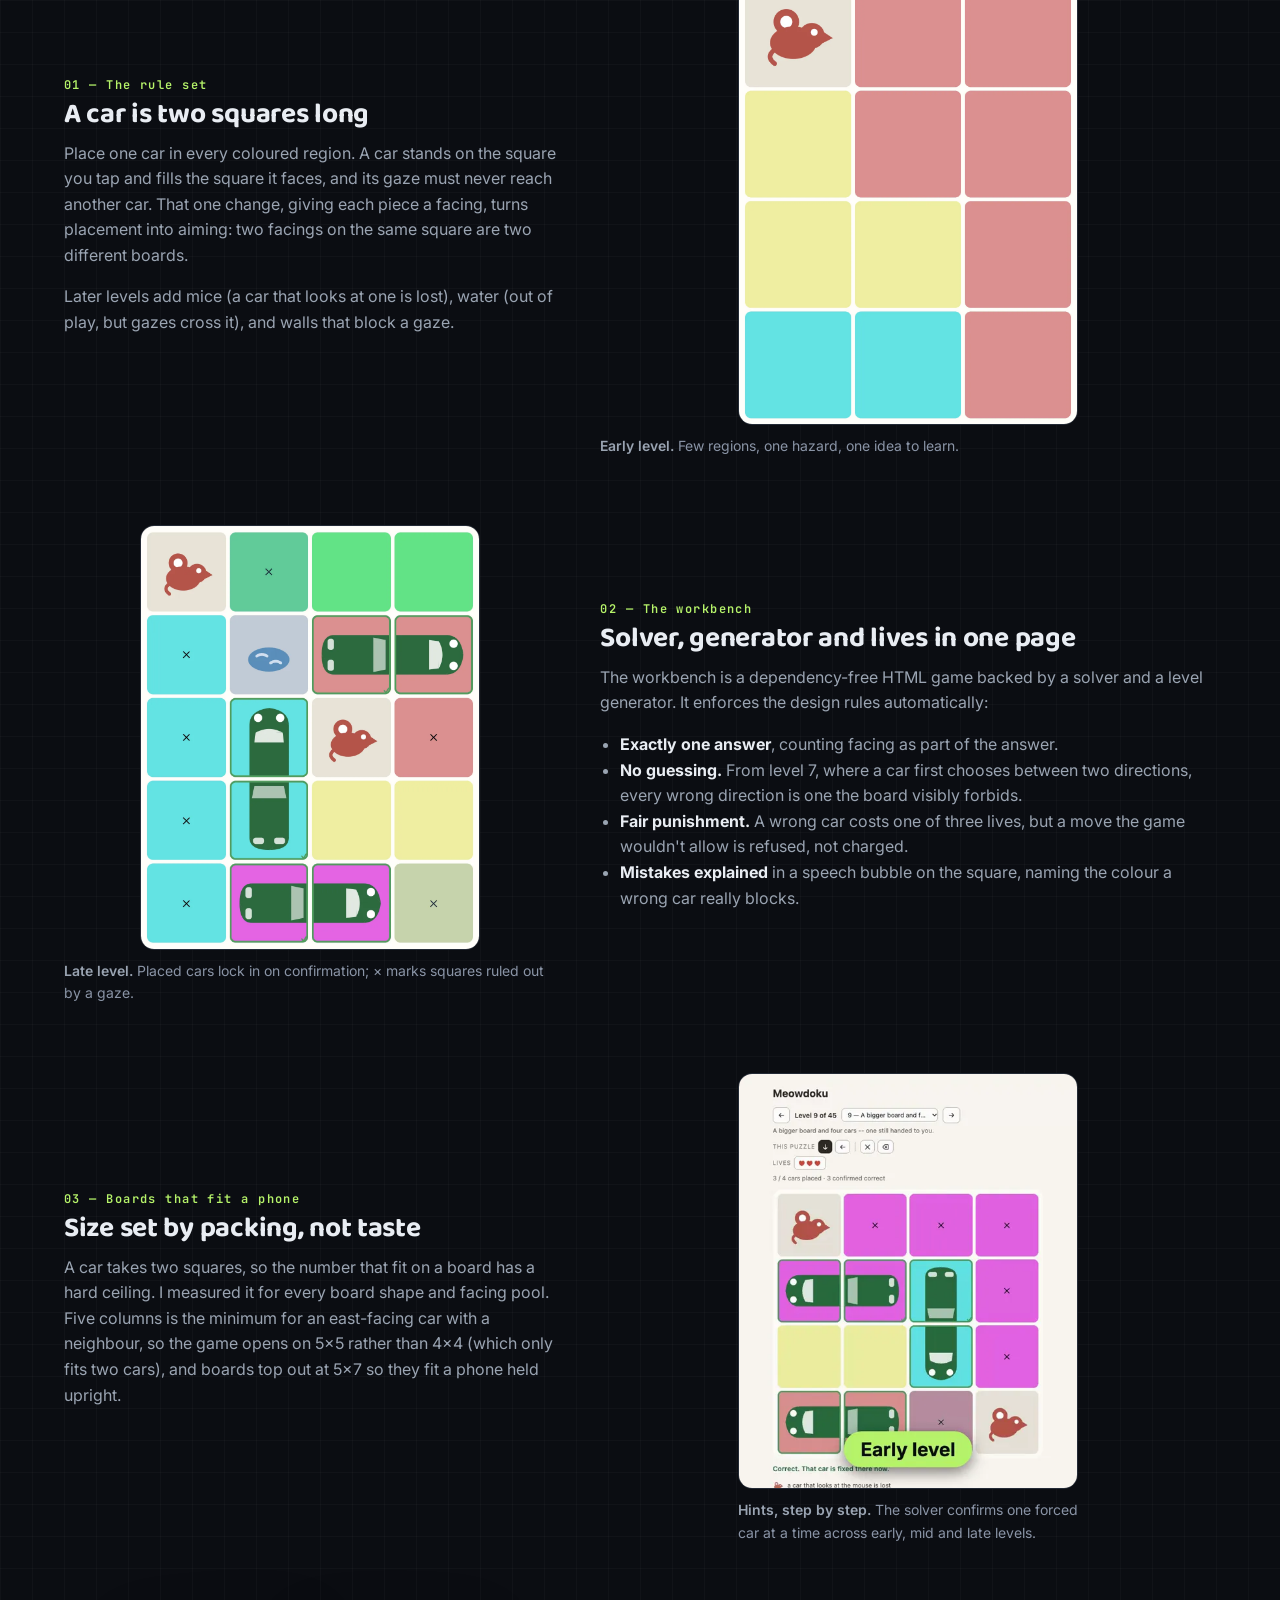
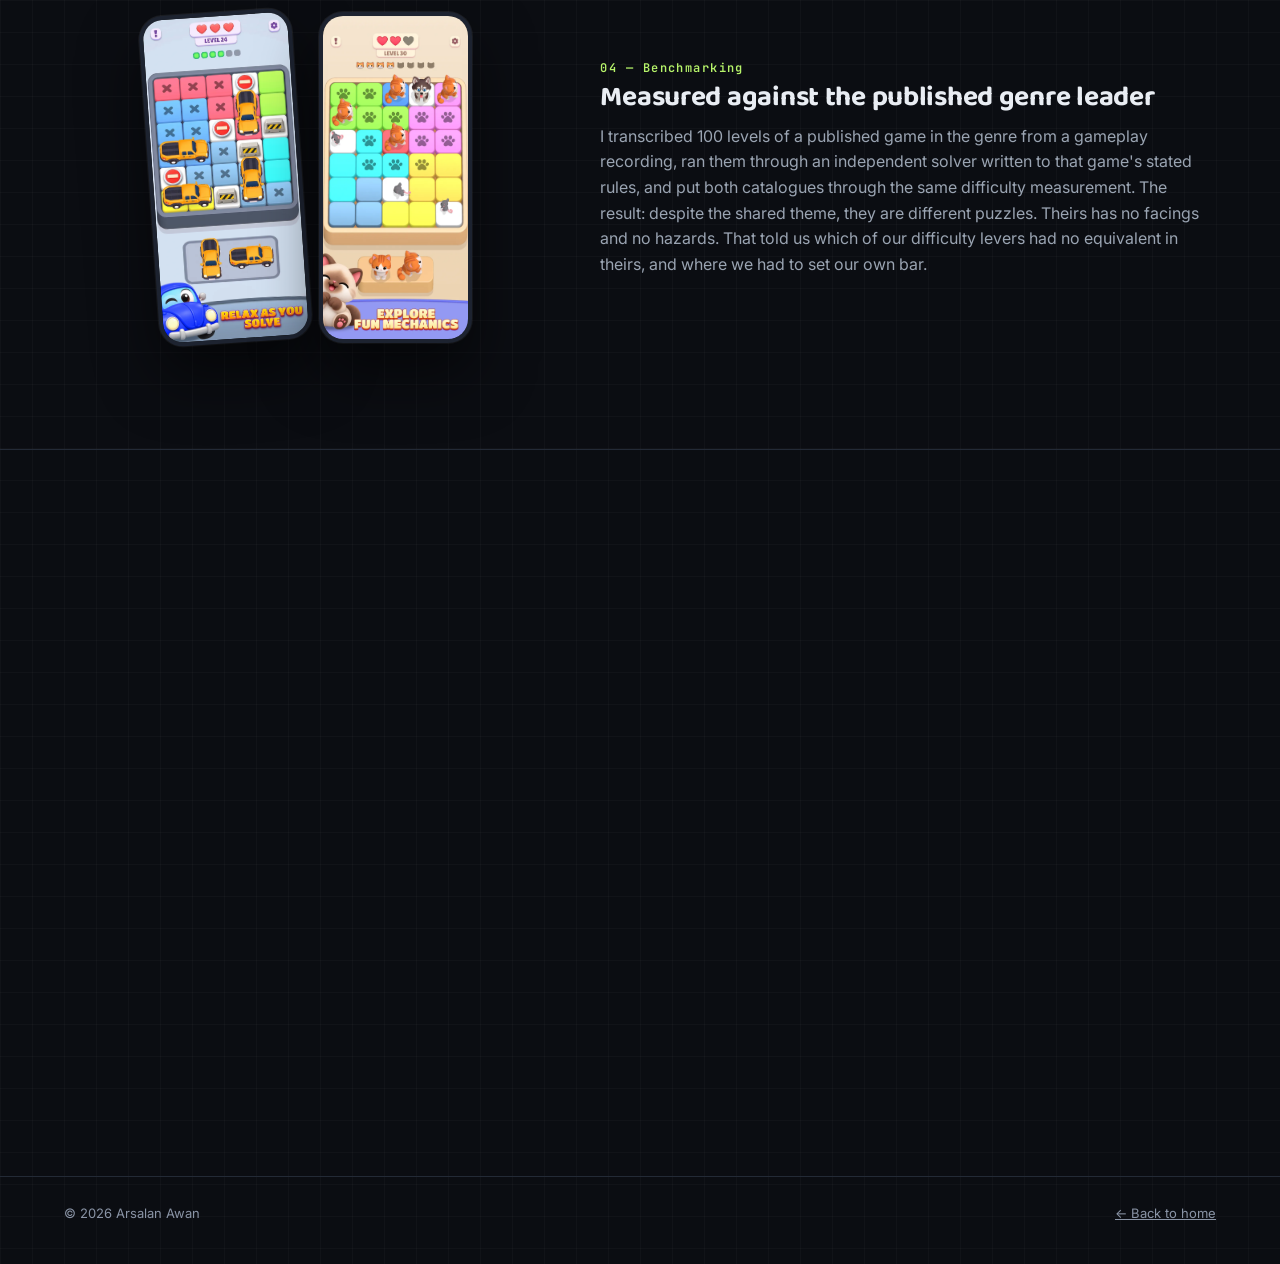
<file: work/doku-puzzles.html>
<!doctype html>
<html lang="en">
<head>
<meta charset="utf-8">
<meta name="viewport" content="width=device-width, initial-scale=1">
<title>Deduction puzzles you solve by looking — Arsalan Awan</title>
<meta name="description" content="Designing KittyDoku and CarDoku: an HTML level workbench with its own solver, one answer per level, and no guessing.">
<meta property="og:title" content="Deduction puzzles you solve by looking — Arsalan Awan">
<meta property="og:type" content="article">
<meta property="og:description" content="Designing KittyDoku and CarDoku: an HTML level workbench with its own solver, one answer per level, and no guessing.">
<meta name="twitter:card" content="summary_large_image">
<meta property="og:image" content="https://rcpr0.github.io/og.png">
<link rel="icon" href="../favicon.svg" type="image/svg+xml">
<link rel="preconnect" href="https://fonts.googleapis.com">
<link rel="preconnect" href="https://fonts.gstatic.com" crossorigin>
<link rel="stylesheet" href="https://fonts.googleapis.com/css2?family=Baloo+2:wght@600;700;800&family=Inter:wght@400;500;600;700&family=JetBrains+Mono:wght@500;600&display=swap">
<link rel="stylesheet" href="../css/site.css">
</head>
<body>
<nav class="nav"><div class="wrap">
  <a class="brand" href="../index.html">Arsalan Awan<span>.</span></a>
  <ul>
    <li><a href="../index.html#shipped">Shipped</a></li>
    <li><a href="../index.html#work">Case studies</a></li>
    <li><a href="../index.html#prototypes">Prototypes</a></li>
    <li><a class="btn sm" href="../Arsalan-Awan-CV.pdf" download>Download CV</a></li>
  </ul>
</div></nav>

<header class="cs-hero"><div class="wrap">
  <a class="back" href="../index.html#work">← All case studies</a>
  <div class="mono" style="margin-top:28px">KittyDoku + CarDoku · Puzzle design</div>
  <h1>Deduction puzzles you solve by looking</h1>
  <p class="lede">KittyDoku and CarDoku are logic puzzles in the family of Star Battle and Queens. I designed their rules and levels in a purpose-built HTML workbench with its own solver, so every level has exactly one answer and can be reached without guessing.</p>
  <div class="meta">
    <div><span>Role</span><b>Primary designer</b></div>
    <div><span>Games</span><b>KittyDoku, CarDoku</b></div>
    <div><span>Year</span><b>2026</b></div>
    <div><span>Tools</span><b>JavaScript workbench · Unity</b></div>
  </div>
  <div class="phone-row" style="margin-top:40px">
    <div class="ph"><img src="../media/store/kittydoku-1.webp" alt="KittyDoku gameplay screenshot"></div>
    <div class="ph"><img src="../media/store/cardoku-1.webp" alt="CarDoku gameplay screenshot"></div>
    <div class="ph"><img src="../media/store/kittydoku-2.webp" alt="KittyDoku level screenshot"></div>
  </div>
</div></header>

<section class="sec"><div class="wrap">
  <div class="prose reveal">
    <div class="mono">The problem</div>
    <h2>Logic puzzles live or die on fairness</h2>
    <p>Players forgive hard puzzles. What they don't forgive is a puzzle that makes them guess, or a level with two valid answers where the game says one of them is wrong. A generator alone doesn't solve this: it can produce boards that are technically solvable but only through trial and error.</p>
    <p>I wanted every level to be <strong>findable by looking</strong>. Each placement should be the last legal square left in its colour, never a move that only follows from imagining how a wrong guess would play out.</p>
  </div>
</div></section>

<section class="sec" style="padding-top:20px"><div class="wrap">
  <div class="mono reveal">What I built</div>

  <div class="step reveal">
    <div>
      <div class="num">01 — The rule set</div>
      <h3>A car is two squares long</h3>
      <p>Place one car in every coloured region. A car stands on the square you tap and fills the square it faces, and its gaze must never reach another car. That one change, giving each piece a facing, turns placement into aiming: two facings on the same square are two different boards.</p>
      <p>Later levels add mice (a car that looks at one is lost), water (out of play, but gazes cross it), and walls that block a gaze.</p>
    </div>
    <figure class="fig"><img src="../media/doku/md-early.webp" alt="An early workbench level with coloured regions and a mouse" loading="lazy" style="max-width:340px;margin:0 auto"><figcaption><b>Early level.</b> Few regions, one hazard, one idea to learn.</figcaption></figure>
  </div>

  <div class="step flip reveal">
    <div>
      <div class="num">02 — The workbench</div>
      <h3>Solver, generator and lives in one page</h3>
      <p>The workbench is a dependency-free HTML game backed by a solver and a level generator. It enforces the design rules automatically:</p>
      <ul style="color:var(--mute);padding-left:20px">
        <li><strong style="color:var(--ink)">Exactly one answer</strong>, counting facing as part of the answer.</li>
        <li><strong style="color:var(--ink)">No guessing.</strong> From level 7, where a car first chooses between two directions, every wrong direction is one the board visibly forbids.</li>
        <li><strong style="color:var(--ink)">Fair punishment.</strong> A wrong car costs one of three lives, but a move the game wouldn't allow is refused, not charged.</li>
        <li><strong style="color:var(--ink)">Mistakes explained</strong> in a speech bubble on the square, naming the colour a wrong car really blocks.</li>
      </ul>
    </div>
    <figure class="fig"><img src="../media/doku/md-late.webp" alt="A late workbench level with placed cars, mice, water and ruled-out squares" loading="lazy" style="max-width:340px;margin:0 auto"><figcaption><b>Late level.</b> Placed cars lock in on confirmation; × marks squares ruled out by a gaze.</figcaption></figure>
  </div>

  <div class="step reveal">
    <div>
      <div class="num">03 — Boards that fit a phone</div>
      <h3>Size set by packing, not taste</h3>
      <p>A car takes two squares, so the number that fit on a board has a hard ceiling. I measured it for every board shape and facing pool. Five columns is the minimum for an east-facing car with a neighbour, so the game opens on 5×5 rather than 4×4 (which only fits two cars), and boards top out at 5×7 so they fit a phone held upright.</p>
    </div>
    <figure class="fig" data-video style="max-width:340px;margin:0 auto"><video src="../media/video/md-solve.mp4" poster="../media/video/md-solve.webp" muted loop playsinline preload="none" aria-label="Workbench hints solving three levels, one confirmed car at a time"></video><figcaption><b>Hints, step by step.</b> The solver confirms one forced car at a time across early, mid and late levels.</figcaption></figure>
  </div>

  <div class="step flip reveal">
    <div>
      <div class="num">04 — Benchmarking</div>
      <h3>Measured against the published genre leader</h3>
      <p>I transcribed 100 levels of a published game in the genre from a gameplay recording, ran them through an independent solver written to that game's stated rules, and put both catalogues through the same difficulty measurement. The result: despite the shared theme, they are different puzzles. Theirs has no facings and no hazards. That told us which of our difficulty levers had no equivalent in theirs, and where we had to set our own bar.</p>
    </div>
    <div class="phone-row">
      <div class="ph"><img src="../media/store/cardoku-2.webp" alt="CarDoku screenshot" loading="lazy"></div>
      <div class="ph"><img src="../media/store/kittydoku-3.webp" alt="KittyDoku screenshot" loading="lazy"></div>
    </div>
  </div>
</div></section>

<section class="sec"><div class="wrap">
  <div class="mono reveal">Result</div>
  <h2 class="reveal">Two shipped games from one rule engine</h2>
  <div class="stat-grid reveal">
    <div class="stat"><b>45</b><span>Levels in the workbench design set, each with exactly one answer</span></div>
    <div class="stat"><b>446</b><span>Automated tests on rules, solver and levels</span></div>
    <div class="stat"><b>2</b><span>Games shipped on Google Play from the design</span></div>
    <div class="stat"><b>0</b><span>Levels that need a guess to solve</span></div>
  </div>
  <div class="prose reveal" style="margin-top:34px">
    <div class="callout"><p><b>What I'd do next:</b> log the time each deduction takes in live play, and use it as a difficulty measure in place of board size and hazard count.</p></div>
  </div>
  <a class="next reveal" href="mice-flow.html"><div><div class="mono">Next case study</div><b>Shipping a whole game alone, with AI tools</b></div><span class="arrow">→</span></a>
</div></section>

<footer><div class="wrap"><span>© <span id="year">2026</span> Arsalan Awan</span><a href="../index.html">← Back to home</a></div></footer>
<script src="../js/site.js"></script>
</body>
</html>
</file>
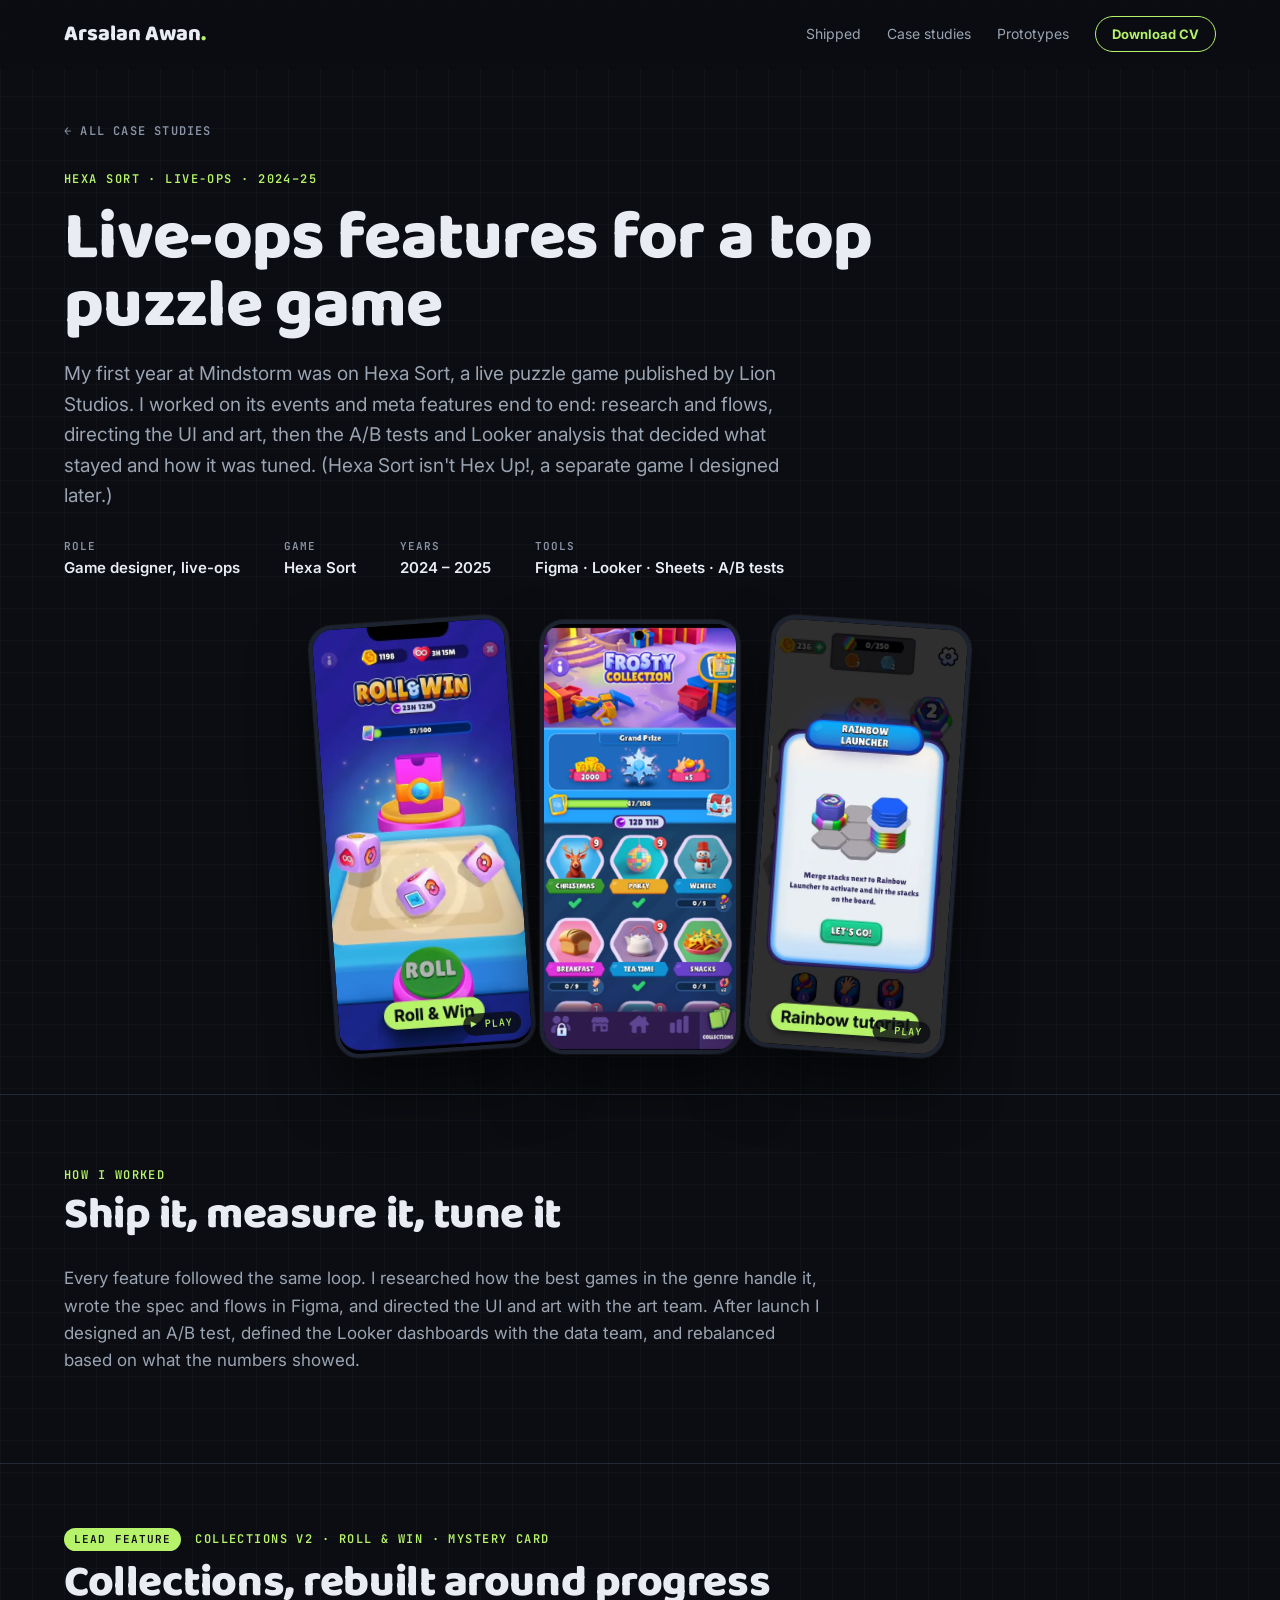
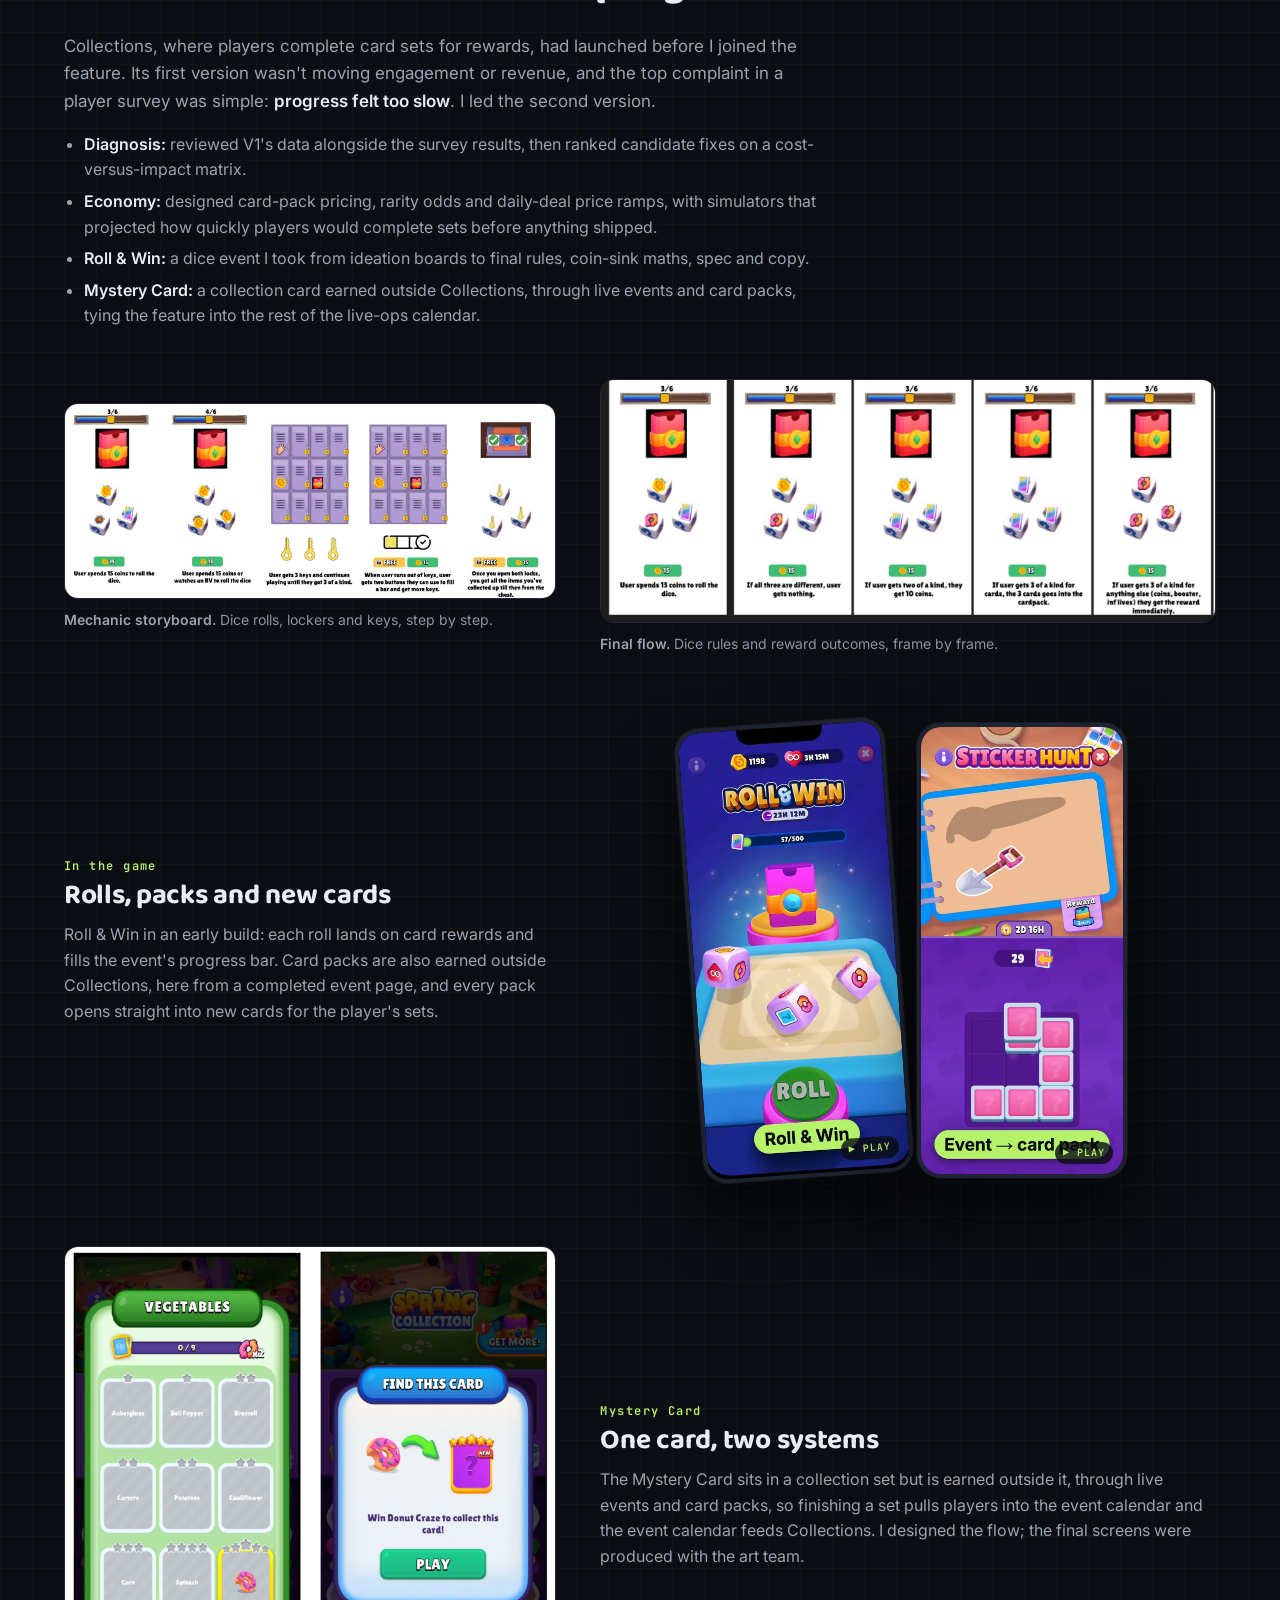
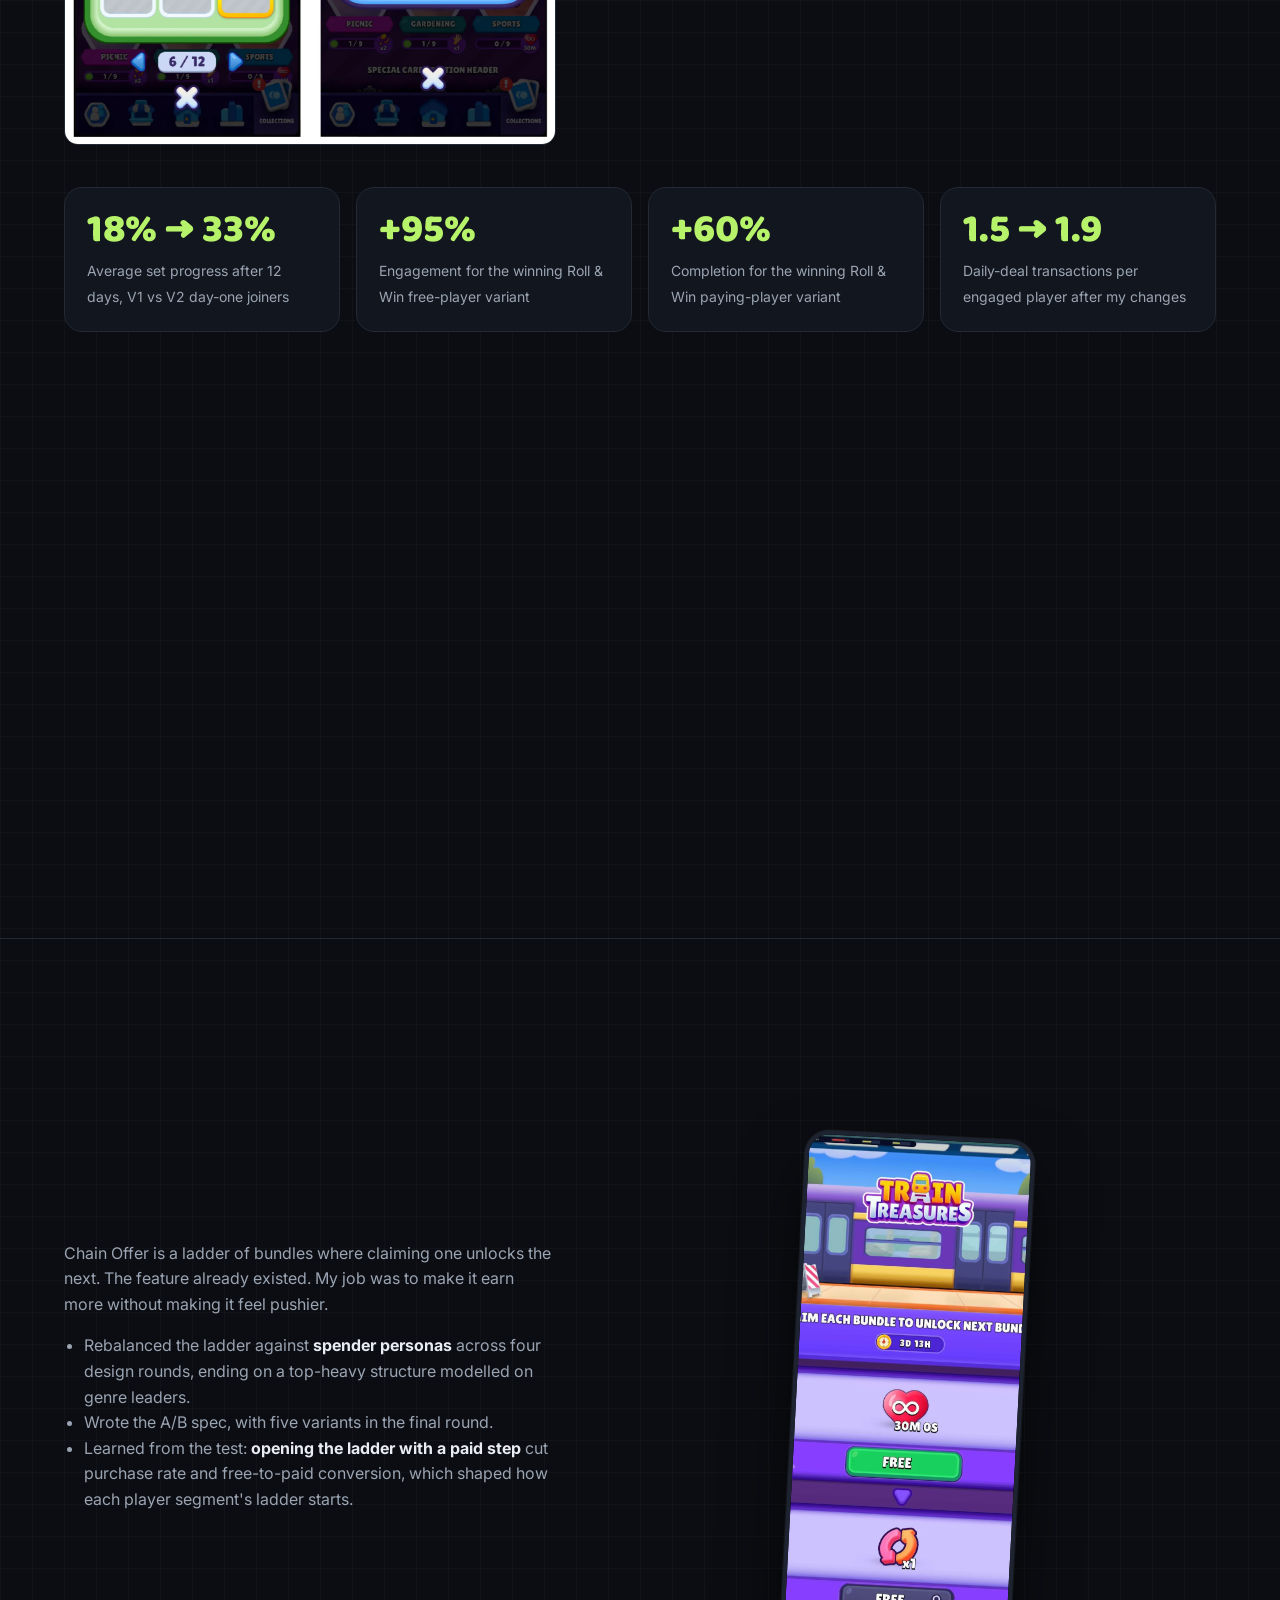
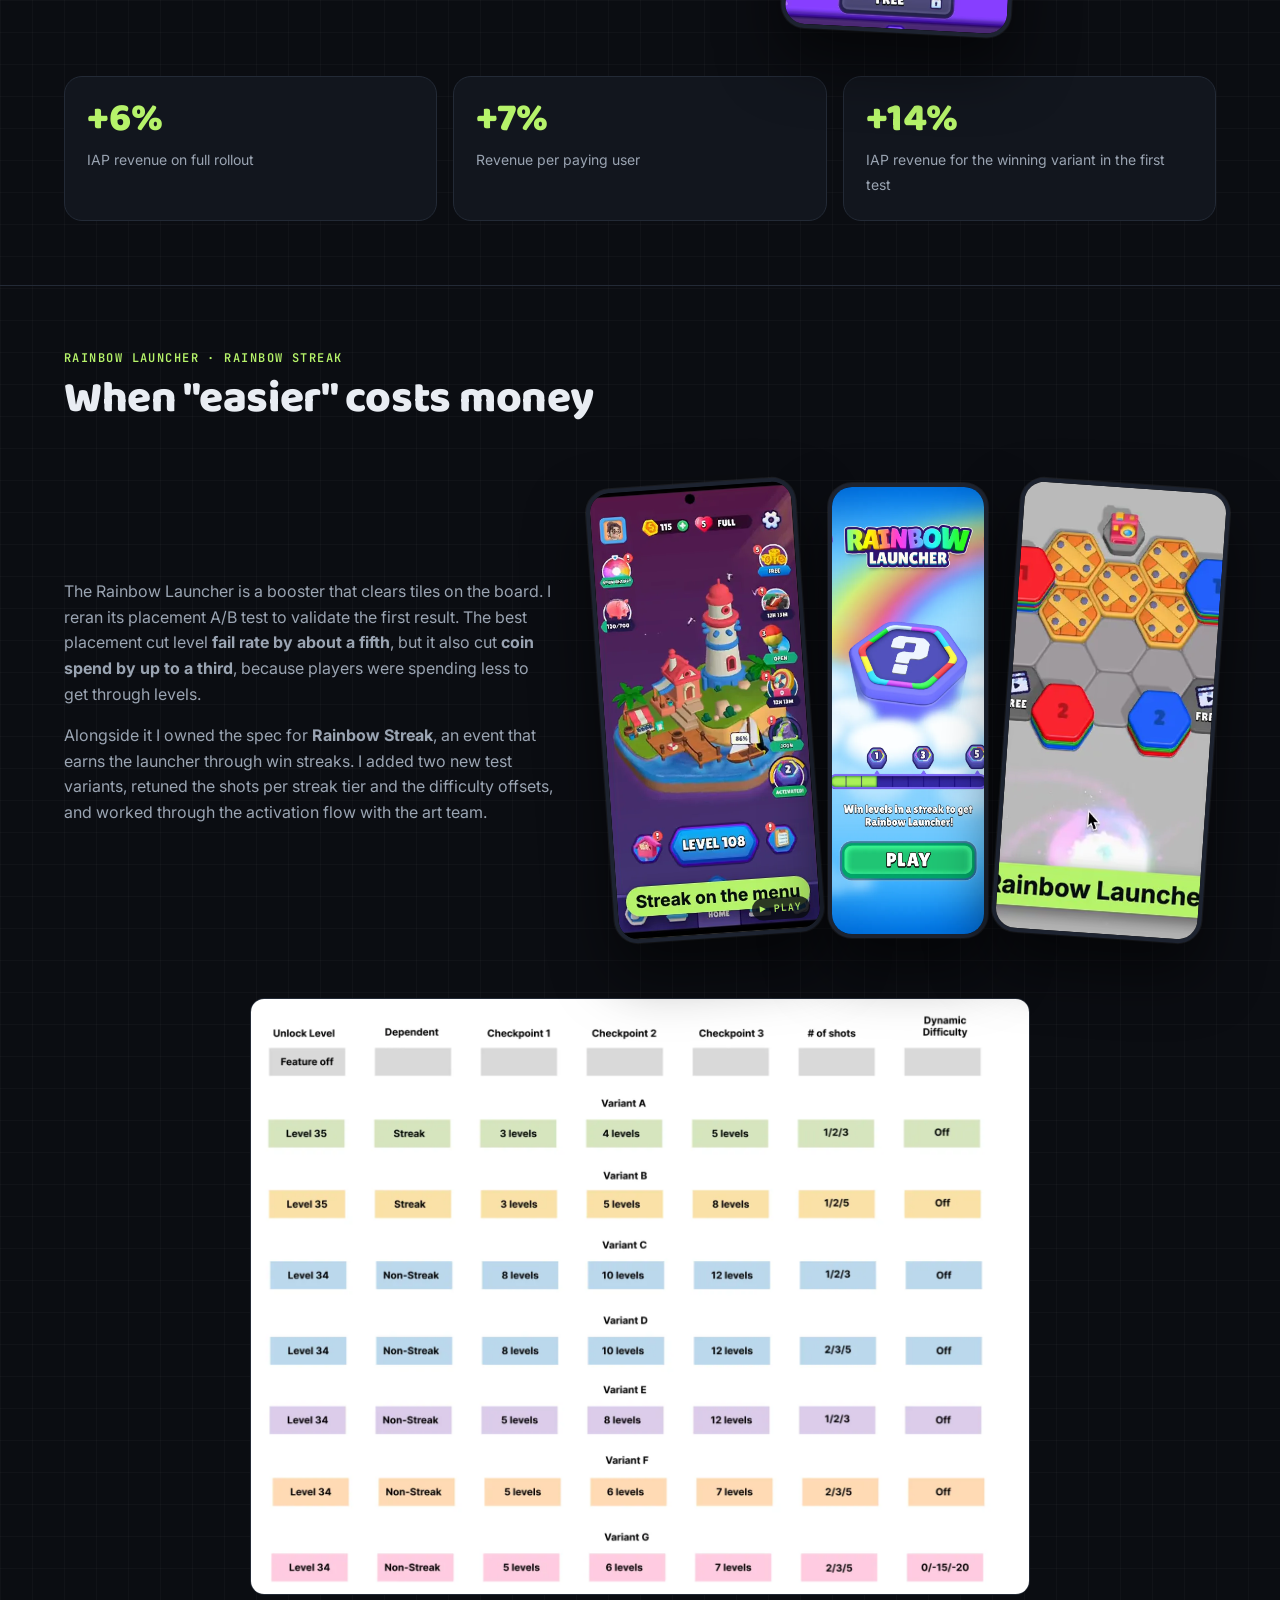
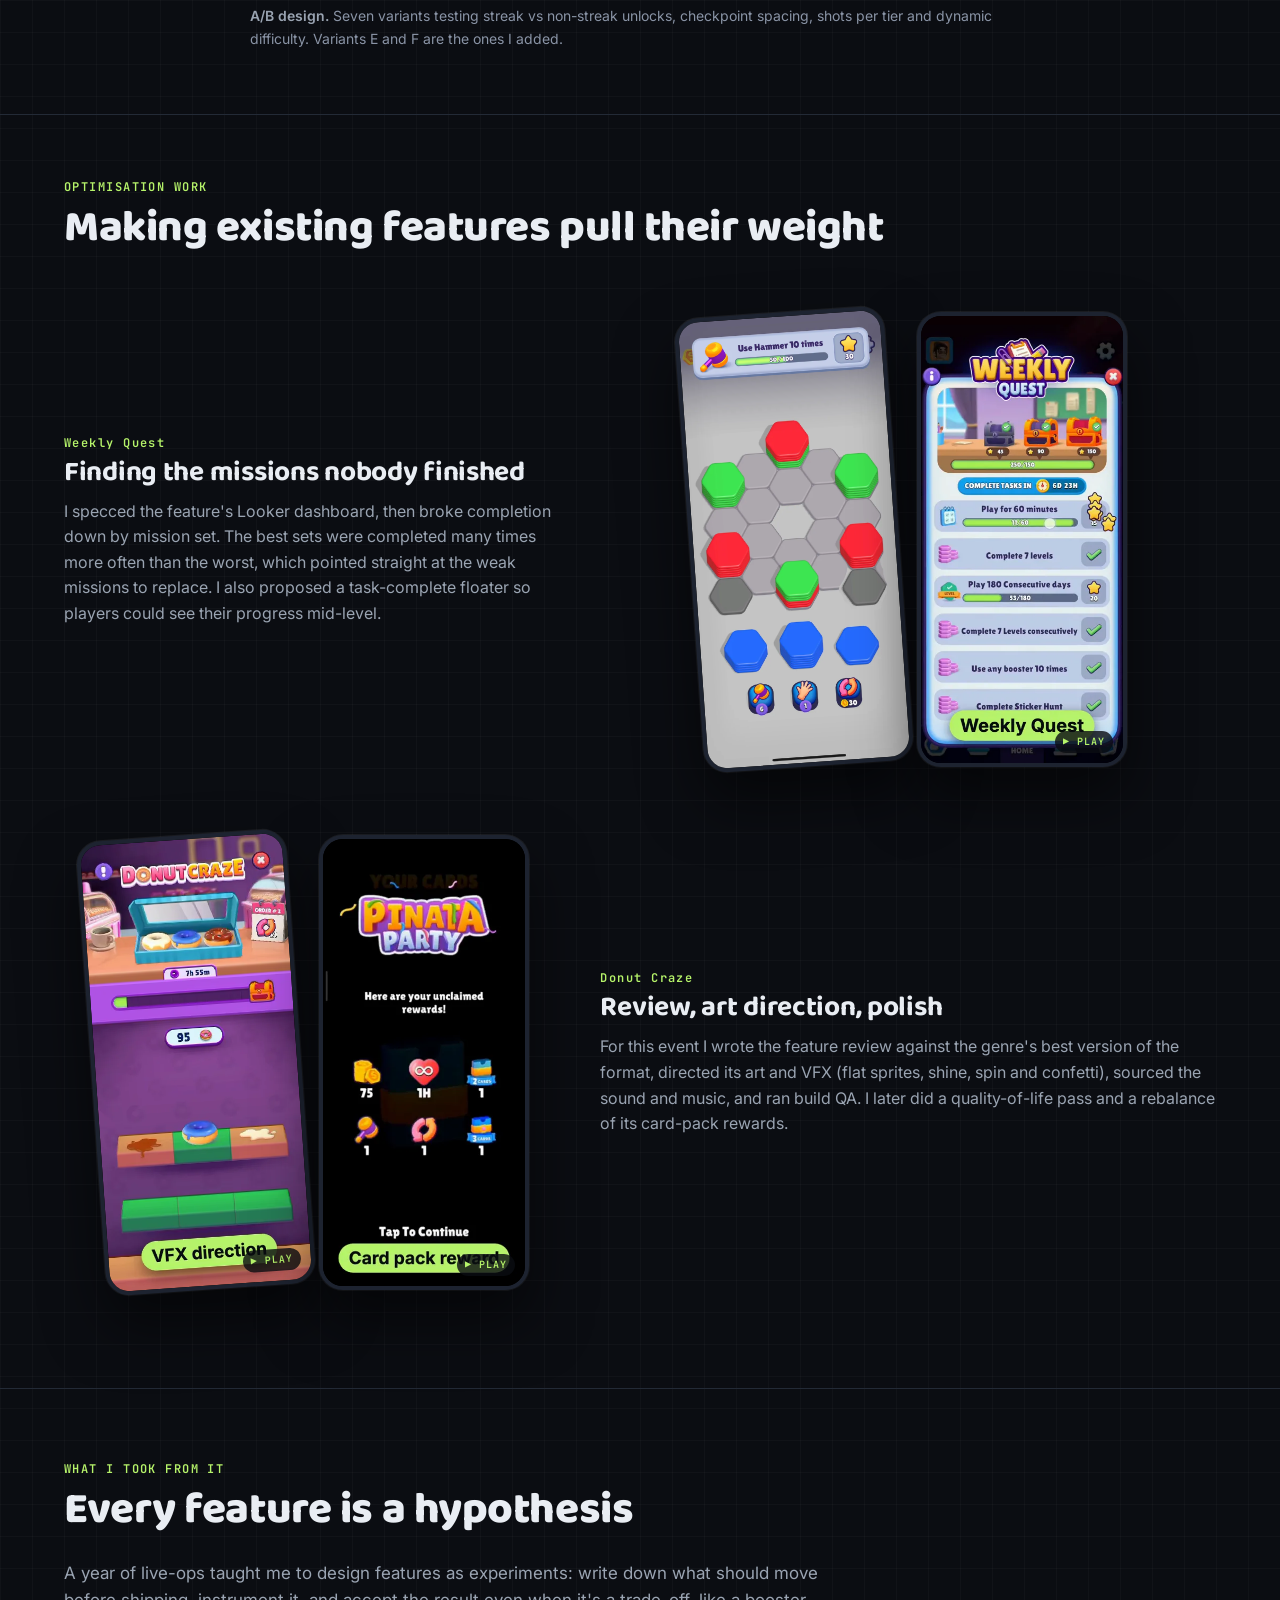
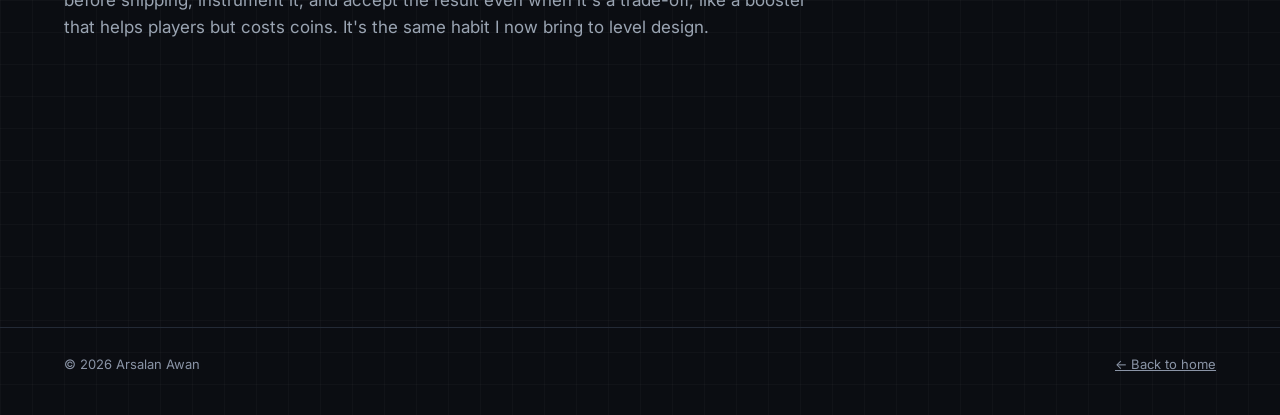
<file: work/hexa-sort-liveops.html>
<!doctype html>
<html lang="en">
<head>
<meta charset="utf-8">
<meta name="viewport" content="width=device-width, initial-scale=1">
<title>Live-ops features for a top puzzle game — Arsalan Awan</title>
<meta name="description" content="Hexa Sort live-ops: Collections V2, Roll &amp; Win, Chain Offer, Rainbow Launcher. Designing flows and directing UI and art, then the A/B tests and Looker analysis that tuned them.">
<meta property="og:title" content="Live-ops features for a top puzzle game — Arsalan Awan">
<meta property="og:type" content="article">
<meta property="og:description" content="Hexa Sort live-ops: Collections V2, Roll &amp; Win, Chain Offer, Rainbow Launcher. Designing flows and directing UI and art, then the A/B tests and Looker analysis that tuned them.">
<meta name="twitter:card" content="summary_large_image">
<meta property="og:image" content="https://rcpr0.github.io/og.png">
<link rel="icon" href="../favicon.svg" type="image/svg+xml">
<link rel="preconnect" href="https://fonts.googleapis.com">
<link rel="preconnect" href="https://fonts.gstatic.com" crossorigin>
<link rel="stylesheet" href="https://fonts.googleapis.com/css2?family=Baloo+2:wght@600;700;800&family=Inter:wght@400;500;600;700&family=JetBrains+Mono:wght@500;600&display=swap">
<link rel="stylesheet" href="../css/site.css">
<style>
  .feature { padding: 64px 0; border-top: 1px solid var(--line); }
  .feature-head { display: flex; align-items: baseline; gap: 14px; flex-wrap: wrap; margin-bottom: 8px; }
  .clip { cursor: pointer; }
  .clip .ph video { position: absolute; inset: 0; opacity: 0; transition: opacity .25s; }
  .clip.playing .ph video { opacity: 1; }
  .clip .ph { position: relative; width: 100%; }
  .board { margin-top: 26px; }
  .clip.playing .play-hint { opacity: 0; }
  .scroll-x { overflow-x: auto; border-radius: 14px; }
  @media (max-width: 760px) { .scroll-x img { min-width: 860px; } }
</style>
</head>
<body>
<nav class="nav"><div class="wrap">
  <a class="brand" href="../index.html">Arsalan Awan<span>.</span></a>
  <ul>
    <li><a href="../index.html#shipped">Shipped</a></li>
    <li><a href="../index.html#work">Case studies</a></li>
    <li><a href="../index.html#prototypes">Prototypes</a></li>
    <li><a class="btn sm" href="../Arsalan-Awan-CV.pdf" download>Download CV</a></li>
  </ul>
</div></nav>

<header class="cs-hero"><div class="wrap">
  <a class="back" href="../index.html#work">← All case studies</a>
  <div class="mono" style="margin-top:28px">Hexa Sort · Live-ops · 2024–25</div>
  <h1>Live-ops features for a top puzzle game</h1>
  <p class="lede">My first year at Mindstorm was on Hexa Sort, a live puzzle game published by Lion Studios. I worked on its events and meta features end to end: research and flows, directing the UI and art, then the A/B tests and Looker analysis that decided what stayed and how it was tuned. (Hexa Sort isn't Hex Up!, a separate game I designed later.)</p>
  <div class="meta">
    <div><span>Role</span><b>Game designer, live-ops</b></div>
    <div><span>Game</span><b>Hexa Sort</b></div>
    <div><span>Years</span><b>2024 – 2025</b></div>
    <div><span>Tools</span><b>Figma · Looker · Sheets · A/B tests</b></div>
  </div>
  <div class="phone-row" style="margin-top:40px">
    <figure class="clip" data-video style="margin:0"><div class="ph"><img src="../media/video/hexa-rollnwin.webp" alt="Roll &amp; Win: rolling dice for card rewards"><video src="../media/video/hexa-rollnwin.mp4" poster="../media/video/hexa-rollnwin.webp" muted loop playsinline preload="none"></video><span class="play-hint">▶ PLAY</span></div></figure>
    <div class="ph"><img src="../media/hexa/card-col.webp" alt="Collections main screen with card sets and grand prize"></div>
    <figure class="clip" data-video style="margin:0"><div class="ph"><img src="../media/video/hexa-rainbow-tutorial.webp" alt="Rainbow Launcher tutorial popup"><video src="../media/video/hexa-rainbow-tutorial.mp4" poster="../media/video/hexa-rainbow-tutorial.webp" muted loop playsinline preload="none"></video><span class="play-hint">▶ PLAY</span></div></figure>
  </div>
</div></header>

<section class="sec"><div class="wrap">
  <div class="prose reveal">
    <div class="mono">How I worked</div>
    <h2>Ship it, measure it, tune it</h2>
    <p>Every feature followed the same loop. I researched how the best games in the genre handle it, wrote the spec and flows in Figma, and directed the UI and art with the art team. After launch I designed an A/B test, defined the Looker dashboards with the data team, and rebalanced based on what the numbers showed.</p>
  </div>
</div></section>

<!-- Collections V2 -->
<section class="feature" id="collections"><div class="wrap">
  <div class="feature-head reveal"><span class="feature-tag">Lead feature</span><span class="mono">Collections V2 · Roll &amp; Win · Mystery Card</span></div>
  <h2 class="reveal">Collections, rebuilt around progress</h2>
  <div class="prose reveal">
    <p>Collections, where players complete card sets for rewards, had launched before I joined the feature. Its first version wasn't moving engagement or revenue, and the top complaint in a player survey was simple: <strong>progress felt too slow</strong>. I led the second version.</p>
    <ul>
      <li><strong>Diagnosis:</strong> reviewed V1's data alongside the survey results, then ranked candidate fixes on a cost-versus-impact matrix.</li>
      <li><strong>Economy:</strong> designed card-pack pricing, rarity odds and daily-deal price ramps, with simulators that projected how quickly players would complete sets before anything shipped.</li>
      <li><strong>Roll &amp; Win:</strong> a dice event I took from ideation boards to final rules, coin-sink maths, spec and copy.</li>
      <li><strong>Mystery Card:</strong> a collection card earned outside Collections, through live events and card packs, tying the feature into the rest of the live-ops calendar.</li>
    </ul>
  </div>
  <div class="step reveal">
    <figure class="fig"><img src="../media/hexa/fig-rollnwin-storyboard.webp" alt="Roll &amp; Win mechanic storyboard: dice, lockers and keys" loading="lazy"><figcaption><b>Mechanic storyboard.</b> Dice rolls, lockers and keys, step by step.</figcaption></figure>
    <figure class="fig"><img src="../media/hexa/rollnwin-flow.webp" alt="Roll &amp; Win final flow with dice rules" loading="lazy"><figcaption><b>Final flow.</b> Dice rules and reward outcomes, frame by frame.</figcaption></figure>
  </div>
  <div class="step reveal">
    <div>
      <div class="num">In the game</div>
      <h3>Rolls, packs and new cards</h3>
      <p>Roll &amp; Win in an early build: each roll lands on card rewards and fills the event's progress bar. Card packs are also earned outside Collections, here from a completed event page, and every pack opens straight into new cards for the player's sets.</p>
    </div>
    <div class="phone-row">
      <figure class="clip" data-video style="margin:0;width:min(46%,210px)"><div class="ph"><img src="../media/video/hexa-rollnwin.webp" alt="Roll &amp; Win dice rolls and card reward" loading="lazy"><video src="../media/video/hexa-rollnwin.mp4" poster="../media/video/hexa-rollnwin.webp" muted loop playsinline preload="none"></video><span class="play-hint">▶ PLAY</span></div></figure>
      <figure class="clip" data-video style="margin:0;width:min(46%,210px)"><div class="ph"><img src="../media/video/hexa-event-cardpack.webp" alt="Event page completed, then a card pack opens into new cards" loading="lazy"><video src="../media/video/hexa-event-cardpack.mp4" poster="../media/video/hexa-event-cardpack.webp" muted loop playsinline preload="none"></video><span class="play-hint">▶ PLAY</span></div></figure>
    </div>
  </div>
  <div class="step flip reveal">
    <div>
      <div class="num">Mystery Card</div>
      <h3>One card, two systems</h3>
      <p>The Mystery Card sits in a collection set but is earned outside it, through live events and card packs, so finishing a set pulls players into the event calendar and the event calendar feeds Collections. I designed the flow; the final screens were produced with the art team.</p>
    </div>
    <figure class="fig"><img src="../media/hexa/mystery-flow.webp" alt="Mystery Card flow mock" loading="lazy"></figure>
  </div>
  <div class="stat-grid reveal">
    <div class="stat"><b>18% → 33%</b><span>Average set progress after 12 days, V1 vs V2 day-one joiners</span></div>
    <div class="stat"><b>+95%</b><span>Engagement for the winning Roll &amp; Win free-player variant</span></div>
    <div class="stat"><b>+60%</b><span>Completion for the winning Roll &amp; Win paying-player variant</span></div>
    <div class="stat"><b>1.5 → 1.9</b><span>Daily-deal transactions per engaged player after my changes</span></div>
  </div>
  <figure class="fig board reveal"><div class="scroll-x"><img src="../media/hexa/fig-rollnwin-ab.webp" alt="Roll &amp; Win A/B test design: variants across ad type, rolls, roll cost and card-pack reroll" loading="lazy"></div><figcaption><b>A/B design.</b> Roll &amp; Win variants across ad format, free rolls, roll cost and rerolls. I recommended the best-monetising variants and flagged where they risked feeling pay-to-win.</figcaption></figure>
  <div class="prose reveal" style="margin-top:24px">
    <div class="callout"><p><b>What didn't go to plan:</b> after rewards were cut late in the cycle, set completion came in at about half my pre-launch projection. That taught me to rerun projections every time the economy changes, not just at spec time.</p></div>
  </div>
</div></section>

<!-- Chain Offer -->
<section class="feature" id="chain-offer"><div class="wrap">
  <div class="feature-head reveal"><span class="mono">Chain Offer · Economy redesign</span></div>
  <h2 class="reveal">Redesigning an offer ladder players already knew</h2>
  <div class="step reveal">
    <div>
      <p>Chain Offer is a ladder of bundles where claiming one unlocks the next. The feature already existed. My job was to make it earn more without making it feel pushier.</p>
      <ul style="color:var(--mute);padding-left:20px">
        <li>Rebalanced the ladder against <strong style="color:var(--ink)">spender personas</strong> across four design rounds, ending on a top-heavy structure modelled on genre leaders.</li>
        <li>Wrote the A/B spec, with five variants in the final round.</li>
        <li>Learned from the test: <strong style="color:var(--ink)">opening the ladder with a paid step</strong> cut purchase rate and free-to-paid conversion, which shaped how each player segment's ladder starts.</li>
      </ul>
    </div>
    <div class="phone-row"><div class="ph" style="width:min(48%,230px);transform:rotate(3deg)"><img src="../media/hexa/chain-offer.webp" alt="Chain Offer reward ladder in game" loading="lazy"></div></div>
  </div>
  <div class="stat-grid reveal">
    <div class="stat"><b>+6%</b><span>IAP revenue on full rollout</span></div>
    <div class="stat"><b>+7%</b><span>Revenue per paying user</span></div>
    <div class="stat"><b>+14%</b><span>IAP revenue for the winning variant in the first test</span></div>
  </div>
</div></section>

<!-- Rainbow Launcher -->
<section class="feature" id="rainbow"><div class="wrap">
  <div class="feature-head reveal"><span class="mono">Rainbow Launcher · Rainbow Streak</span></div>
  <h2 class="reveal">When "easier" costs money</h2>
  <div class="step reveal">
    <div>
      <p>The Rainbow Launcher is a booster that clears tiles on the board. I reran its placement A/B test to validate the first result. The best placement cut level <strong>fail rate by about a fifth</strong>, but it also cut <strong>coin spend by up to a third</strong>, because players were spending less to get through levels.</p>
      <p>Alongside it I owned the spec for <strong>Rainbow Streak</strong>, an event that earns the launcher through win streaks. I added two new test variants, retuned the shots per streak tier and the difficulty offsets, and worked through the activation flow with the art team.</p>
    </div>
    <div class="phone-row">
      <figure class="clip" data-video style="margin:0;width:min(46%,210px)"><div class="ph"><img src="../media/video/rainbow-menu.webp" alt="Rainbow Streak on the main menu" loading="lazy"><video src="../media/video/rainbow-menu.mp4" poster="../media/video/rainbow-menu.webp" muted loop playsinline preload="none"></video><span class="play-hint">▶ PLAY</span></div></figure>
      <div class="ph" style="width:min(46%,210px)"><img src="../media/hexa/card-2.webp" alt="Rainbow Launcher streak event screen" loading="lazy"></div>
      <figure class="clip" data-video style="margin:0;width:min(46%,210px)"><div class="ph"><img src="../media/video/rainbow-spawn.webp" alt="Rainbow Launcher firing in a level" loading="lazy"><video src="../media/video/rainbow-spawn.mp4" poster="../media/video/rainbow-spawn.webp" muted loop playsinline preload="none"></video></div></figure>
    </div>
  </div>
  <figure class="fig board reveal" style="max-width:780px;margin-left:auto;margin-right:auto"><img src="../media/hexa/fig-rainbow-ab.webp" alt="Rainbow Launcher A/B test design table: unlock level, streak dependency, checkpoints, shots and dynamic difficulty per variant" loading="lazy"><figcaption><b>A/B design.</b> Seven variants testing streak vs non-streak unlocks, checkpoint spacing, shots per tier and dynamic difficulty. Variants E and F are the ones I added.</figcaption></figure>
</div></section>

<!-- Weekly Quest + Donut Craze -->
<section class="feature" id="more"><div class="wrap">
  <div class="feature-head reveal"><span class="mono">Optimisation work</span></div>
  <h2 class="reveal">Making existing features pull their weight</h2>
  <div class="step reveal">
    <div>
      <div class="num">Weekly Quest</div>
      <h3>Finding the missions nobody finished</h3>
      <p>I specced the feature's Looker dashboard, then broke completion down by mission set. The best sets were completed many times more often than the worst, which pointed straight at the weak missions to replace. I also proposed a task-complete floater so players could see their progress mid-level.</p>
    </div>
    <div class="phone-row"><div class="ph" style="width:min(46%,210px)"><img src="../media/hexa/weekly-floater.webp" alt="Weekly Quest task-complete floater in a level" loading="lazy"></div>
      <figure class="clip" data-video style="margin:0;width:min(46%,210px)"><div class="ph"><img src="../media/video/hexa-weekly.webp" alt="Weekly Quest mission list with three chest rewards" loading="lazy"><video src="../media/video/hexa-weekly.mp4" poster="../media/video/hexa-weekly.webp" muted loop playsinline preload="none"></video><span class="play-hint">▶ PLAY</span></div></figure></div>
  </div>
  <div class="step flip reveal">
    <div>
      <div class="num">Donut Craze</div>
      <h3>Review, art direction, polish</h3>
      <p>For this event I wrote the feature review against the genre's best version of the format, directed its art and VFX (flat sprites, shine, spin and confetti), sourced the sound and music, and ran build QA. I later did a quality-of-life pass and a rebalance of its card-pack rewards.</p>
    </div>
    <div class="phone-row">
      <figure class="clip" data-video style="margin:0;width:min(46%,210px)"><div class="ph"><img src="../media/video/hexa-donut-vfx.webp" alt="Donut Craze order and reward VFX prototype" loading="lazy"><video src="../media/video/hexa-donut-vfx.mp4" poster="../media/video/hexa-donut-vfx.webp" muted loop playsinline preload="none"></video><span class="play-hint">▶ PLAY</span></div></figure>
      <figure class="clip" data-video style="margin:0;width:min(46%,210px)"><div class="ph"><img src="../media/video/cardpack.webp" alt="Card pack reward sequence" loading="lazy"><video src="../media/video/cardpack.mp4" poster="../media/video/cardpack.webp" muted loop playsinline preload="none"></video><span class="play-hint">▶ PLAY</span></div></figure>
    </div>
  </div>
</div></section>

<section class="sec"><div class="wrap">
  <div class="prose reveal">
    <div class="mono">What I took from it</div>
    <h2>Every feature is a hypothesis</h2>
    <p>A year of live-ops taught me to design features as experiments: write down what should move before shipping, instrument it, and accept the result even when it's a trade-off, like a booster that helps players but costs coins. It's the same habit I now bring to level design.</p>
  </div>
  <a class="next reveal" href="doku-puzzles.html"><div><div class="mono">Next case study</div><b>Deduction puzzles you solve by looking</b></div><span class="arrow">→</span></a>
</div></section>

<footer><div class="wrap"><span>© <span id="year">2026</span> Arsalan Awan</span><a href="../index.html">← Back to home</a></div></footer>
<script src="../js/site.js"></script>
</body>
</html>
</file>
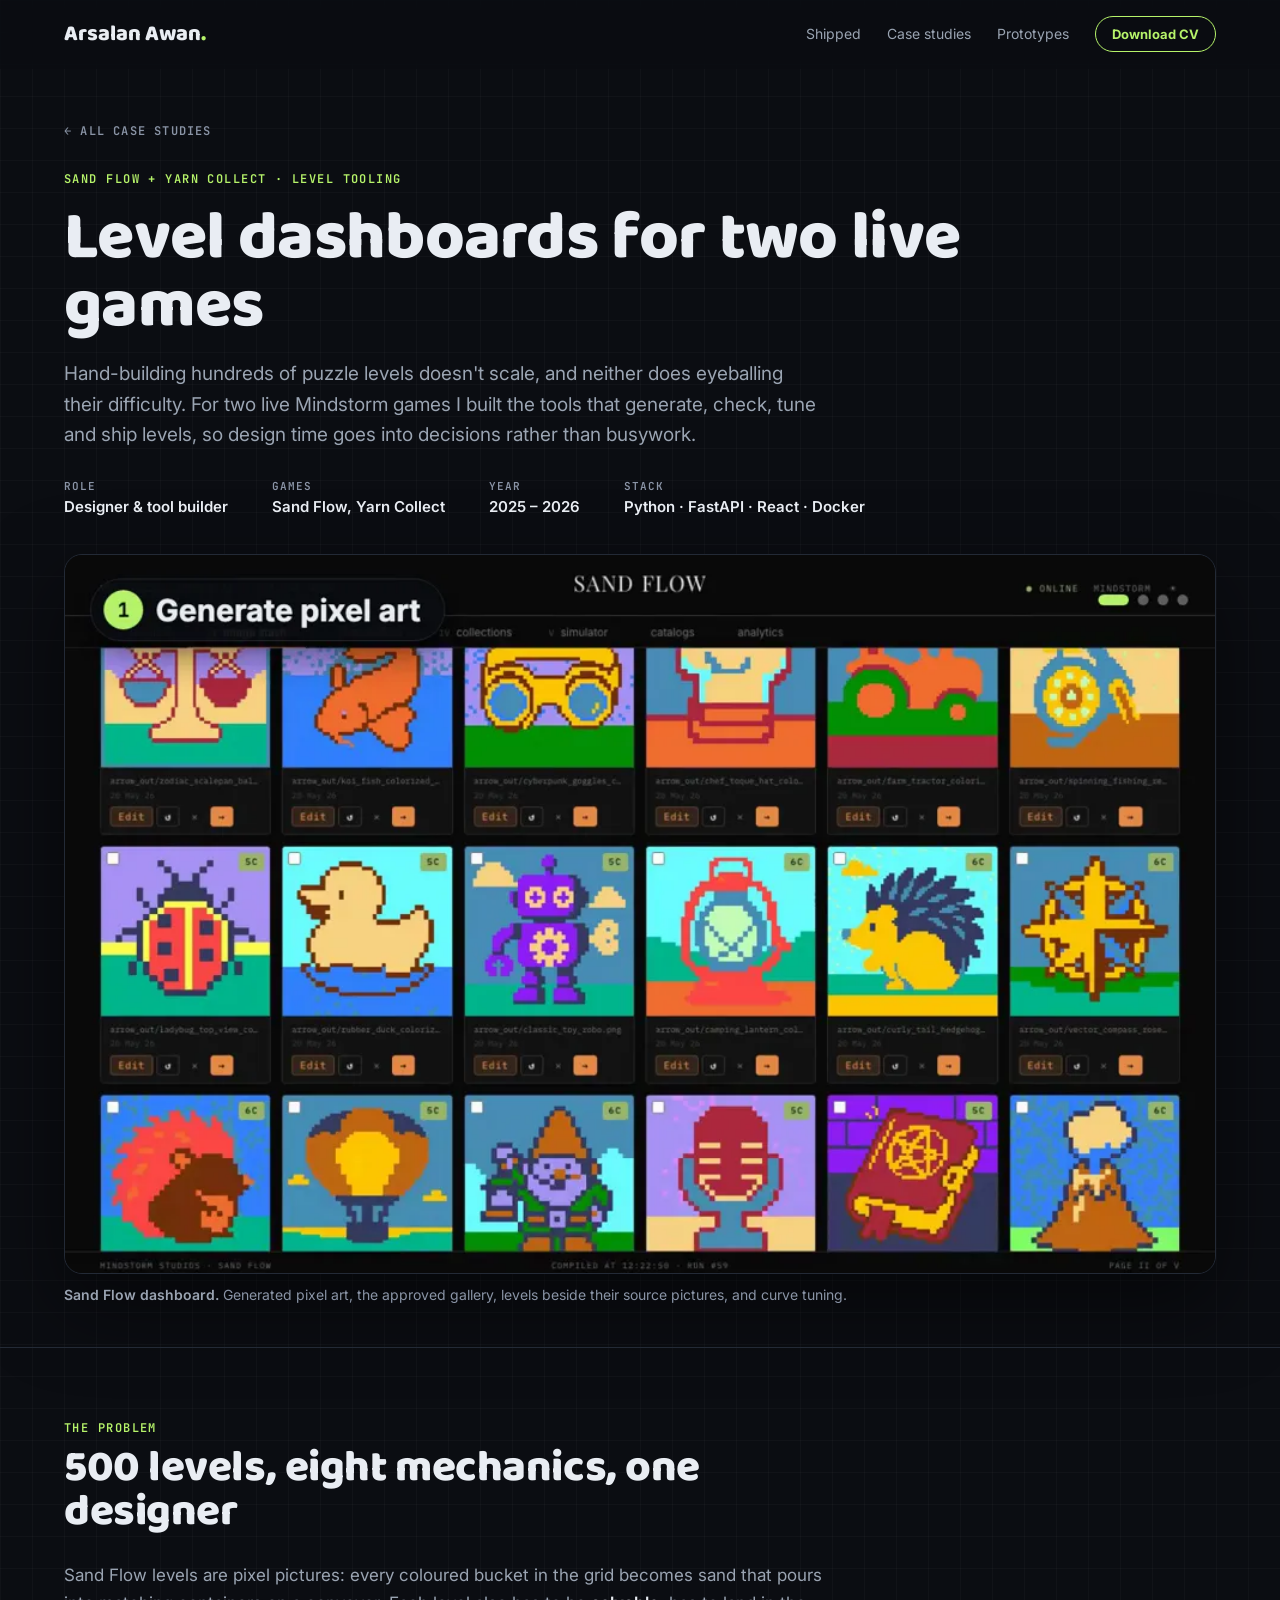
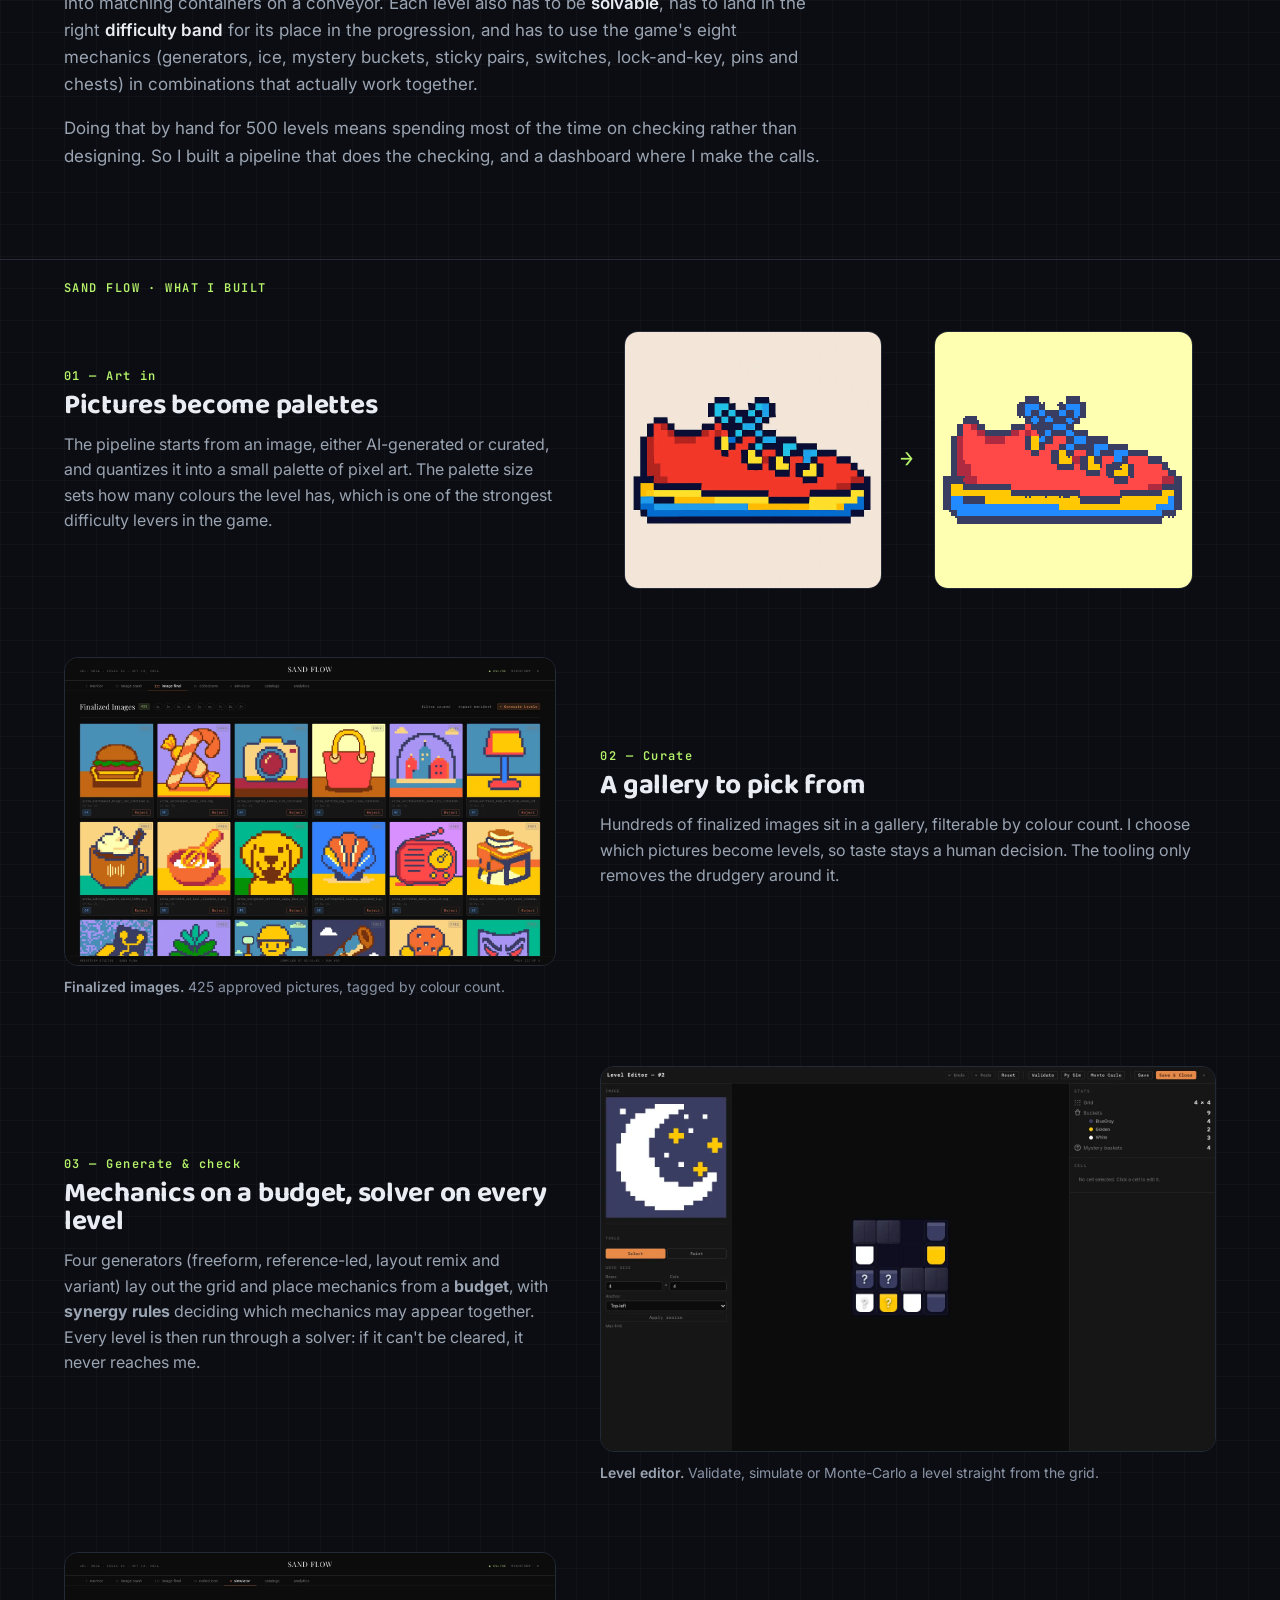
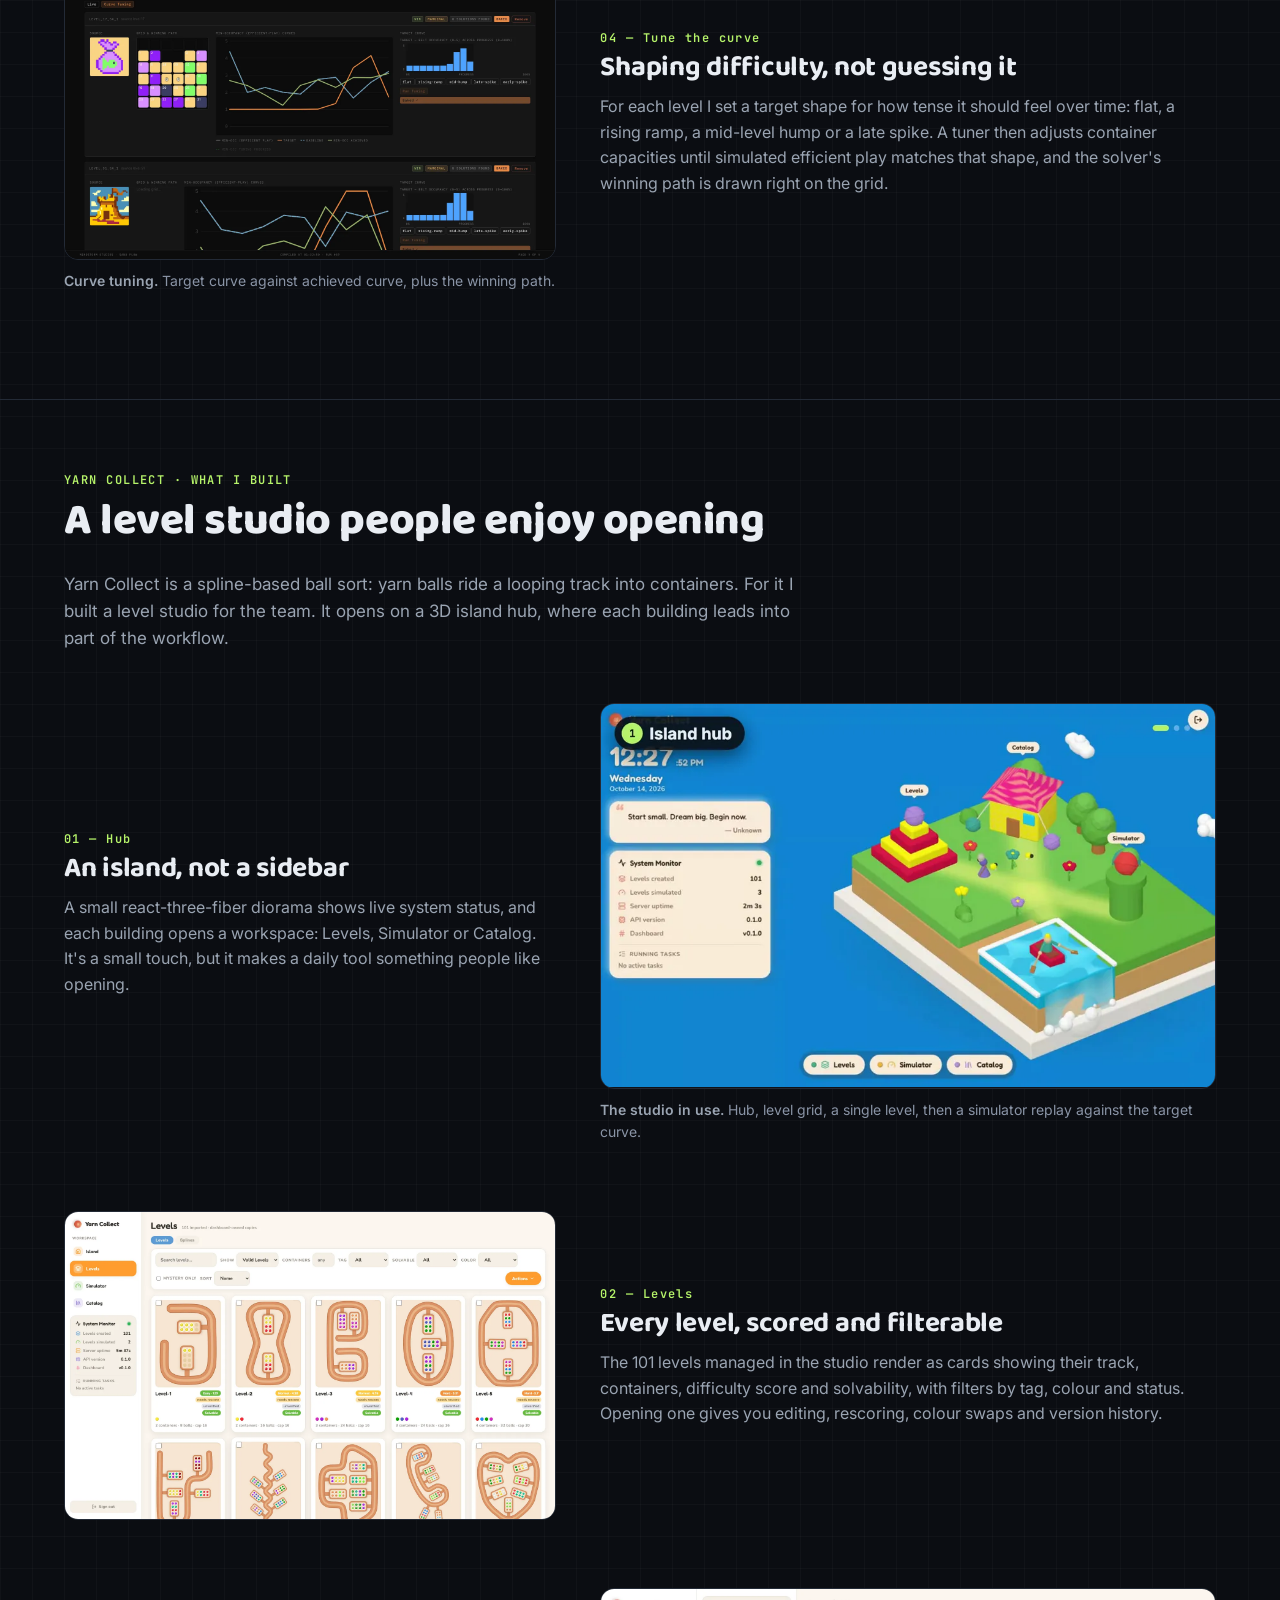
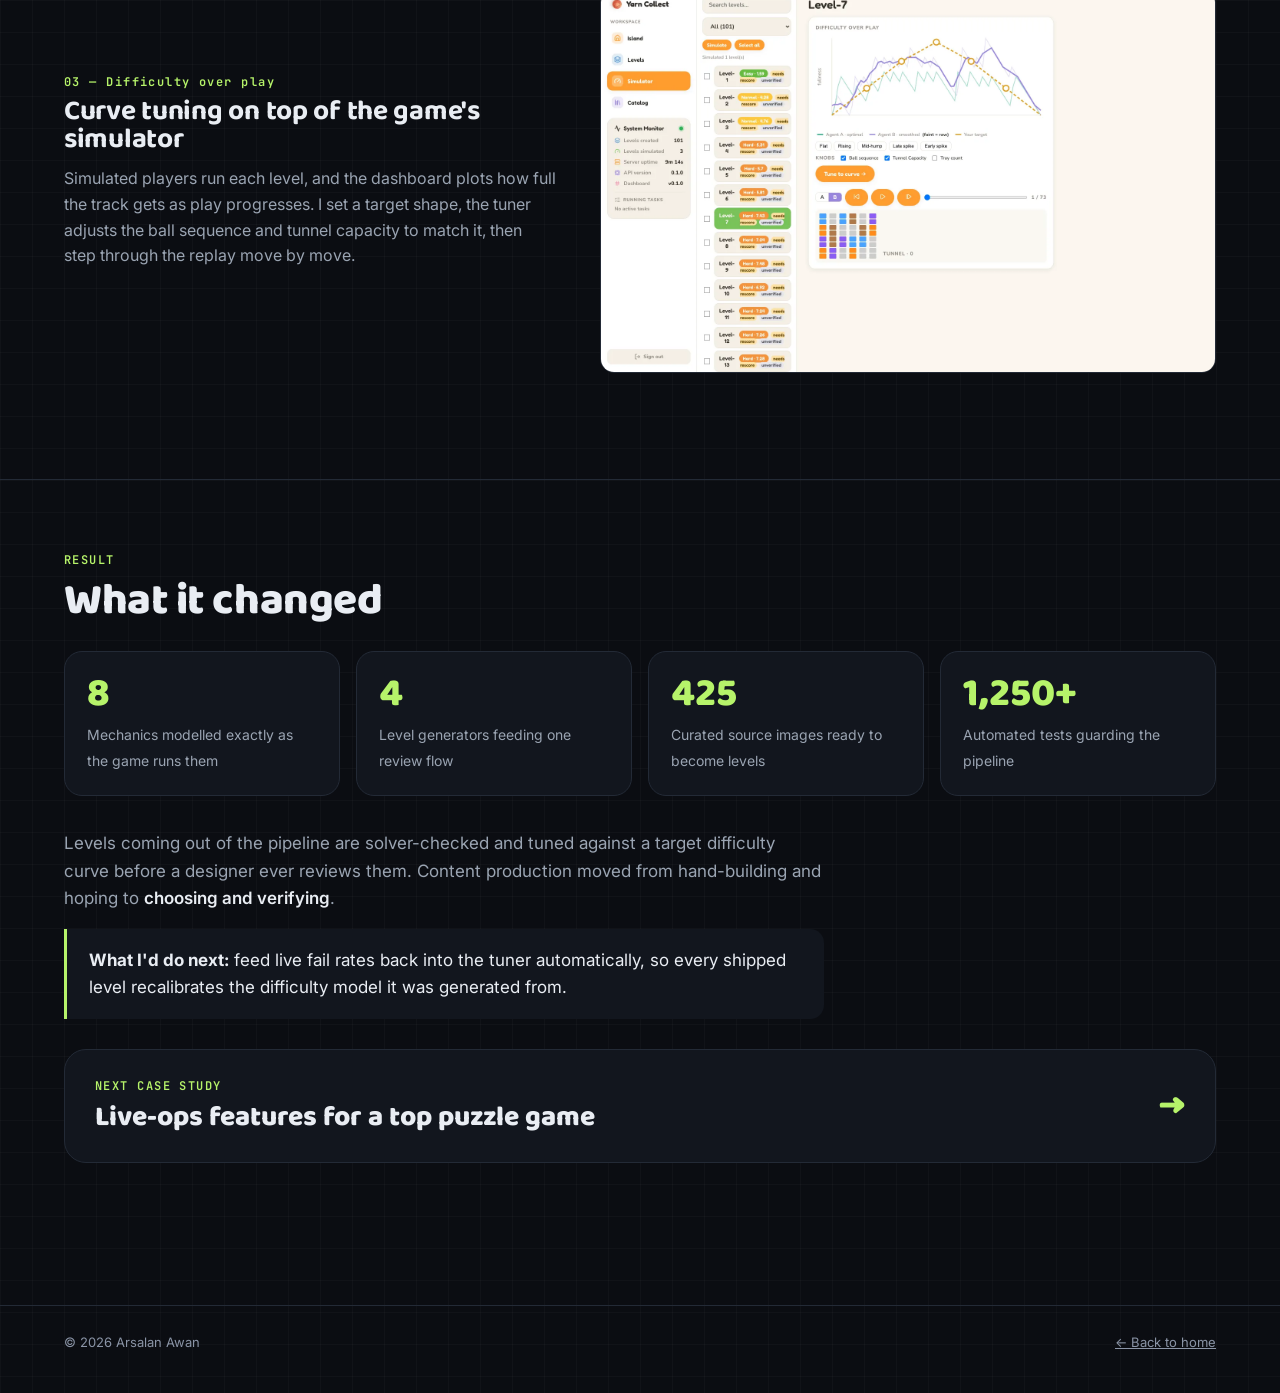
<file: work/level-tooling.html>
<!doctype html>
<html lang="en">
<head>
<meta charset="utf-8">
<meta name="viewport" content="width=device-width, initial-scale=1">
<title>Level dashboards for two live games — Arsalan Awan</title>
<meta name="description" content="An AI pipeline that turns pixel art into solver-checked Sand Flow levels, and a level studio for Yarn Collect.">
<meta property="og:title" content="Level dashboards for two live games — Arsalan Awan">
<meta property="og:type" content="article">
<meta property="og:description" content="An AI pipeline that turns pixel art into solver-checked Sand Flow levels, and a level studio for Yarn Collect.">
<meta name="twitter:card" content="summary_large_image">
<meta property="og:image" content="https://rcpr0.github.io/og.png">
<link rel="icon" href="../favicon.svg" type="image/svg+xml">
<link rel="preconnect" href="https://fonts.googleapis.com">
<link rel="preconnect" href="https://fonts.gstatic.com" crossorigin>
<link rel="stylesheet" href="https://fonts.googleapis.com/css2?family=Baloo+2:wght@600;700;800&family=Inter:wght@400;500;600;700&family=JetBrains+Mono:wght@500;600&display=swap">
<link rel="stylesheet" href="../css/site.css">
</head>
<body>
<nav class="nav"><div class="wrap">
  <a class="brand" href="../index.html">Arsalan Awan<span>.</span></a>
  <ul>
    <li><a href="../index.html#shipped">Shipped</a></li>
    <li><a href="../index.html#work">Case studies</a></li>
    <li><a href="../index.html#prototypes">Prototypes</a></li>
    <li><a class="btn sm" href="../Arsalan-Awan-CV.pdf" download>Download CV</a></li>
  </ul>
</div></nav>

<header class="cs-hero"><div class="wrap">
  <a class="back" href="../index.html#work">← All case studies</a>
  <div class="mono" style="margin-top:28px">Sand Flow + Yarn Collect · Level tooling</div>
  <h1>Level dashboards for two live games</h1>
  <p class="lede">Hand-building hundreds of puzzle levels doesn't scale, and neither does eyeballing their difficulty. For two live Mindstorm games I built the tools that generate, check, tune and ship levels, so design time goes into decisions rather than busywork.</p>
  <div class="meta">
    <div><span>Role</span><b>Designer &amp; tool builder</b></div>
    <div><span>Games</span><b>Sand Flow, Yarn Collect</b></div>
    <div><span>Year</span><b>2025 – 2026</b></div>
    <div><span>Stack</span><b>Python · FastAPI · React · Docker</b></div>
  </div>
  <figure class="fig hero-fig" style="margin-top:34px" data-video><video src="../media/video/sf-dash.mp4" poster="../media/video/sf-dash.webp" muted loop playsinline preload="none" aria-label="Sand Flow dashboard: generated pixel art, finalized images, level collections and curve tuning"></video><figcaption><b>Sand Flow dashboard.</b> Generated pixel art, the approved gallery, levels beside their source pictures, and curve tuning.</figcaption></figure>
</div></header>

<section class="sec"><div class="wrap">
  <div class="prose reveal">
    <div class="mono">The problem</div>
    <h2>500 levels, eight mechanics, one designer</h2>
    <p>Sand Flow levels are pixel pictures: every coloured bucket in the grid becomes sand that pours into matching containers on a conveyor. Each level also has to be <strong>solvable</strong>, has to land in the right <strong>difficulty band</strong> for its place in the progression, and has to use the game's eight mechanics (generators, ice, mystery buckets, sticky pairs, switches, lock-and-key, pins and chests) in combinations that actually work together.</p>
    <p>Doing that by hand for 500 levels means spending most of the time on checking rather than designing. So I built a pipeline that does the checking, and a dashboard where I make the calls.</p>
  </div>
</div></section>

<section class="sec" style="padding-top:20px"><div class="wrap">
  <div class="mono reveal">Sand Flow · What I built</div>

  <div class="step reveal">
    <div>
      <div class="num">01 — Art in</div>
      <h3>Pictures become palettes</h3>
      <p>The pipeline starts from an image, either AI-generated or curated, and quantizes it into a small palette of pixel art. The palette size sets how many colours the level has, which is one of the strongest difficulty levers in the game.</p>
    </div>
    <div style="display:flex;align-items:center;gap:18px;justify-content:center">
      <img src="../media/tool/gen-raw.webp" alt="Source image of a sneaker" loading="lazy" style="width:42%;border-radius:14px;border:1px solid var(--line)">
      <span class="mono" style="font-size:22px">→</span>
      <img src="../media/tool/gen-quant.webp" alt="The same sneaker quantized into level pixel art" loading="lazy" style="width:42%;border-radius:14px;border:1px solid var(--line);image-rendering:pixelated">
    </div>
  </div>

  <div class="step flip reveal">
    <div>
      <div class="num">02 — Curate</div>
      <h3>A gallery to pick from</h3>
      <p>Hundreds of finalized images sit in a gallery, filterable by colour count. I choose which pictures become levels, so taste stays a human decision. The tooling only removes the drudgery around it.</p>
    </div>
    <figure class="fig"><img src="../media/tool/sf-final.webp" alt="Gallery of finalized pixel-art images filterable by colour count" loading="lazy"><figcaption><b>Finalized images.</b> 425 approved pictures, tagged by colour count.</figcaption></figure>
  </div>

  <div class="step reveal">
    <div>
      <div class="num">03 — Generate &amp; check</div>
      <h3>Mechanics on a budget, solver on every level</h3>
      <p>Four generators (freeform, reference-led, layout remix and variant) lay out the grid and place mechanics from a <strong>budget</strong>, with <strong>synergy rules</strong> deciding which mechanics may appear together. Every level is then run through a solver: if it can't be cleared, it never reaches me.</p>
    </div>
    <figure class="fig"><img src="../media/tool/sf-editor.webp" alt="Sand Flow level editor with validate, simulate and Monte Carlo buttons" loading="lazy"><figcaption><b>Level editor.</b> Validate, simulate or Monte-Carlo a level straight from the grid.</figcaption></figure>
  </div>

  <div class="step flip reveal">
    <div>
      <div class="num">04 — Tune the curve</div>
      <h3>Shaping difficulty, not guessing it</h3>
      <p>For each level I set a target shape for how tense it should feel over time: flat, a rising ramp, a mid-level hump or a late spike. A tuner then adjusts container capacities until simulated efficient play matches that shape, and the solver's winning path is drawn right on the grid.</p>
    </div>
    <figure class="fig"><img src="../media/tool/sf-curve.webp" alt="Curve tuning view with target curve, achieved curve and the solver's winning path" loading="lazy"><figcaption><b>Curve tuning.</b> Target curve against achieved curve, plus the winning path.</figcaption></figure>
  </div>
</div></section>

<section class="sec"><div class="wrap">
  <div class="prose reveal">
    <div class="mono">Yarn Collect · What I built</div>
    <h2>A level studio people enjoy opening</h2>
    <p>Yarn Collect is a spline-based ball sort: yarn balls ride a looping track into containers. For it I built a level studio for the team. It opens on a 3D island hub, where each building leads into part of the workflow.</p>
  </div>
  <div class="step reveal">
    <div>
      <div class="num">01 — Hub</div>
      <h3>An island, not a sidebar</h3>
      <p>A small react-three-fiber diorama shows live system status, and each building opens a workspace: Levels, Simulator or Catalog. It's a small touch, but it makes a daily tool something people like opening.</p>
    </div>
    <figure class="fig" data-video><video src="../media/video/yc-dash.mp4" poster="../media/video/yc-dash.webp" muted loop playsinline preload="none" aria-label="Yarn Collect level studio: island hub, level grid, a level and the simulator replay"></video><figcaption><b>The studio in use.</b> Hub, level grid, a single level, then a simulator replay against the target curve.</figcaption></figure>
  </div>
  <div class="step flip reveal">
    <div>
      <div class="num">02 — Levels</div>
      <h3>Every level, scored and filterable</h3>
      <p>The 101 levels managed in the studio render as cards showing their track, containers, difficulty score and solvability, with filters by tag, colour and status. Opening one gives you editing, rescoring, colour swaps and version history.</p>
    </div>
    <figure class="fig"><img src="../media/tool/yc-levels.webp" alt="Grid of Yarn Collect levels with difficulty and solvability tags" loading="lazy"></figure>
  </div>
  <div class="step reveal">
    <div>
      <div class="num">03 — Difficulty over play</div>
      <h3>Curve tuning on top of the game's simulator</h3>
      <p>Simulated players run each level, and the dashboard plots how full the track gets as play progresses. I set a target shape, the tuner adjusts the ball sequence and tunnel capacity to match it, then step through the replay move by move.</p>
    </div>
    <figure class="fig"><img src="../media/tool/yc-sim.webp" alt="Difficulty-over-play chart with target curve and tuning knobs" loading="lazy"></figure>
  </div>
</div></section>

<section class="sec"><div class="wrap">
  <div class="mono reveal">Result</div>
  <h2 class="reveal">What it changed</h2>
  <div class="stat-grid reveal">
    <div class="stat"><b>8</b><span>Mechanics modelled exactly as the game runs them</span></div>
    <div class="stat"><b>4</b><span>Level generators feeding one review flow</span></div>
    <div class="stat"><b>425</b><span>Curated source images ready to become levels</span></div>
    <div class="stat"><b>1,250+</b><span>Automated tests guarding the pipeline</span></div>
  </div>
  <div class="prose reveal" style="margin-top:34px">
    <p>Levels coming out of the pipeline are solver-checked and tuned against a target difficulty curve before a designer ever reviews them. Content production moved from hand-building and hoping to <strong>choosing and verifying</strong>.</p>
    <div class="callout"><p><b>What I'd do next:</b> feed live fail rates back into the tuner automatically, so every shipped level recalibrates the difficulty model it was generated from.</p></div>
  </div>
  <a class="next reveal" href="hexa-sort-liveops.html"><div><div class="mono">Next case study</div><b>Live-ops features for a top puzzle game</b></div><span class="arrow">→</span></a>
</div></section>

<footer><div class="wrap"><span>© <span id="year">2026</span> Arsalan Awan</span><a href="../index.html">← Back to home</a></div></footer>
<script src="../js/site.js"></script>
</body>
</html>
</file>
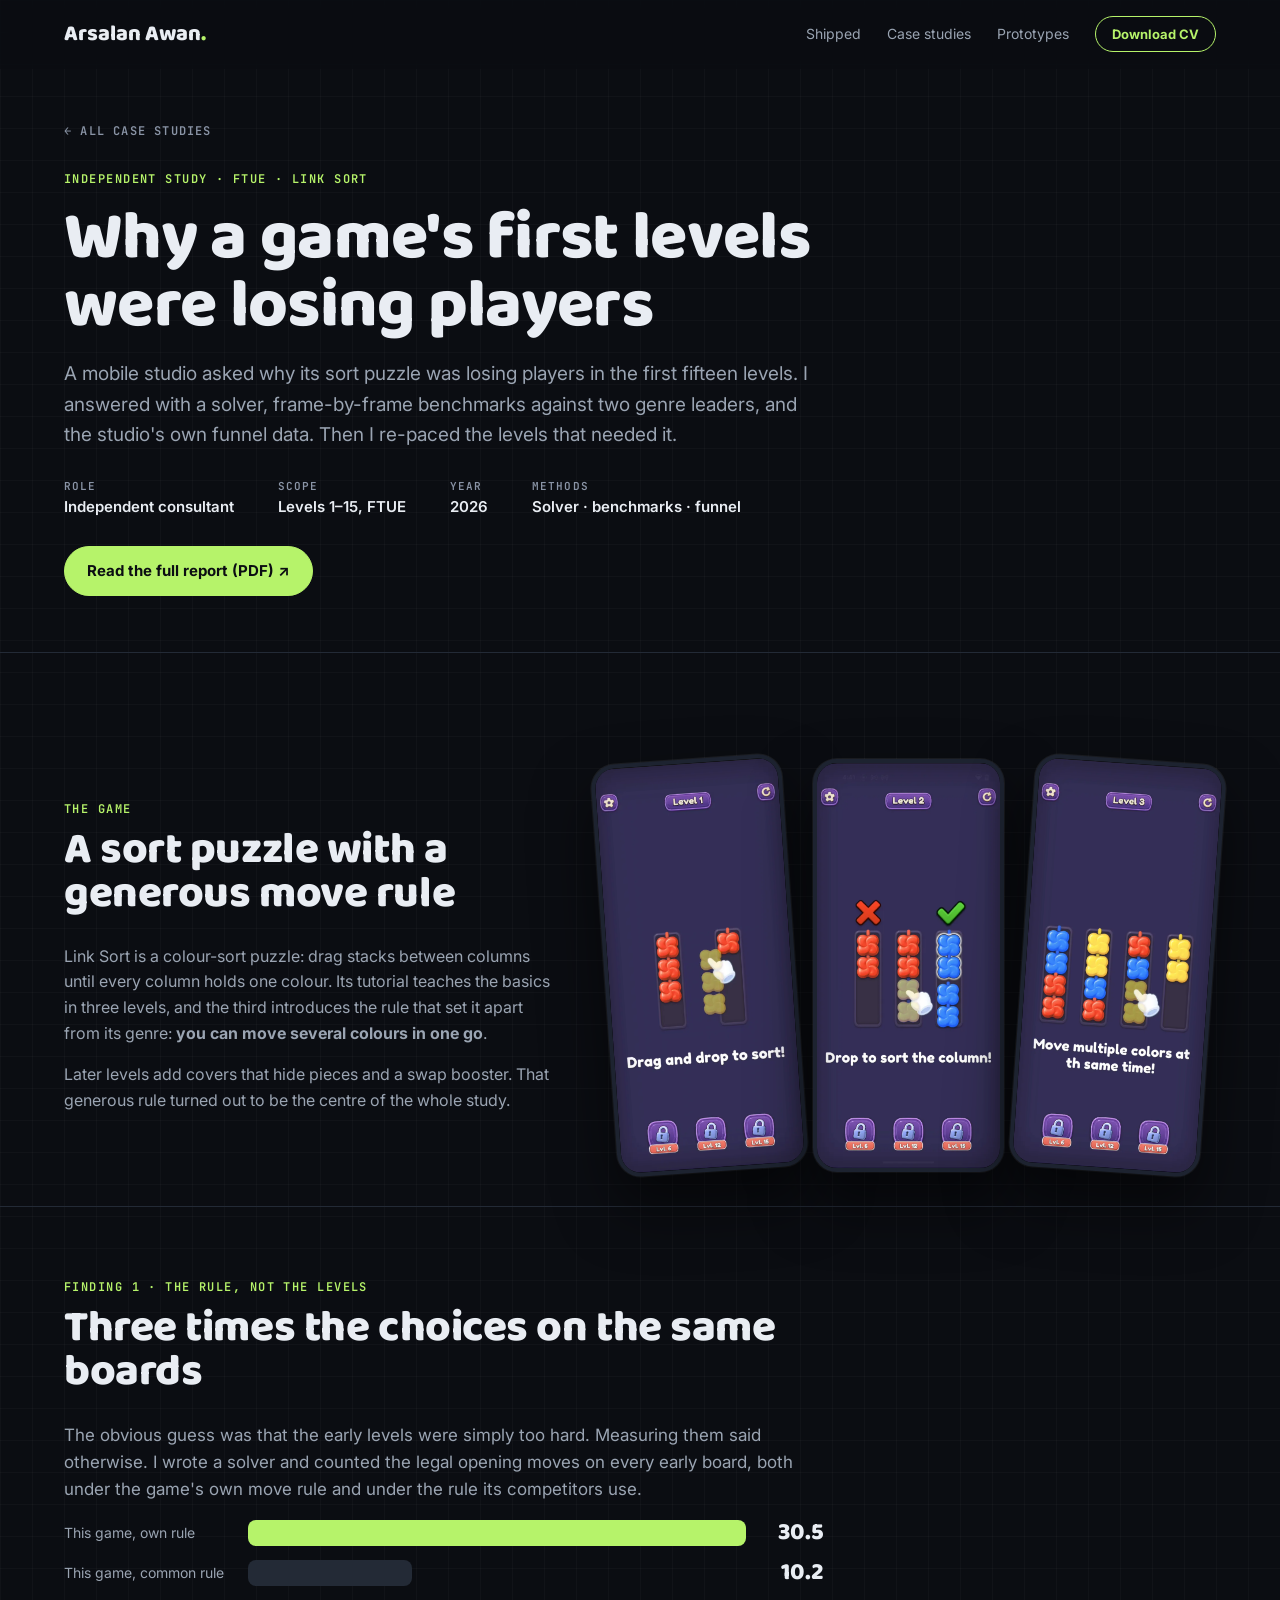
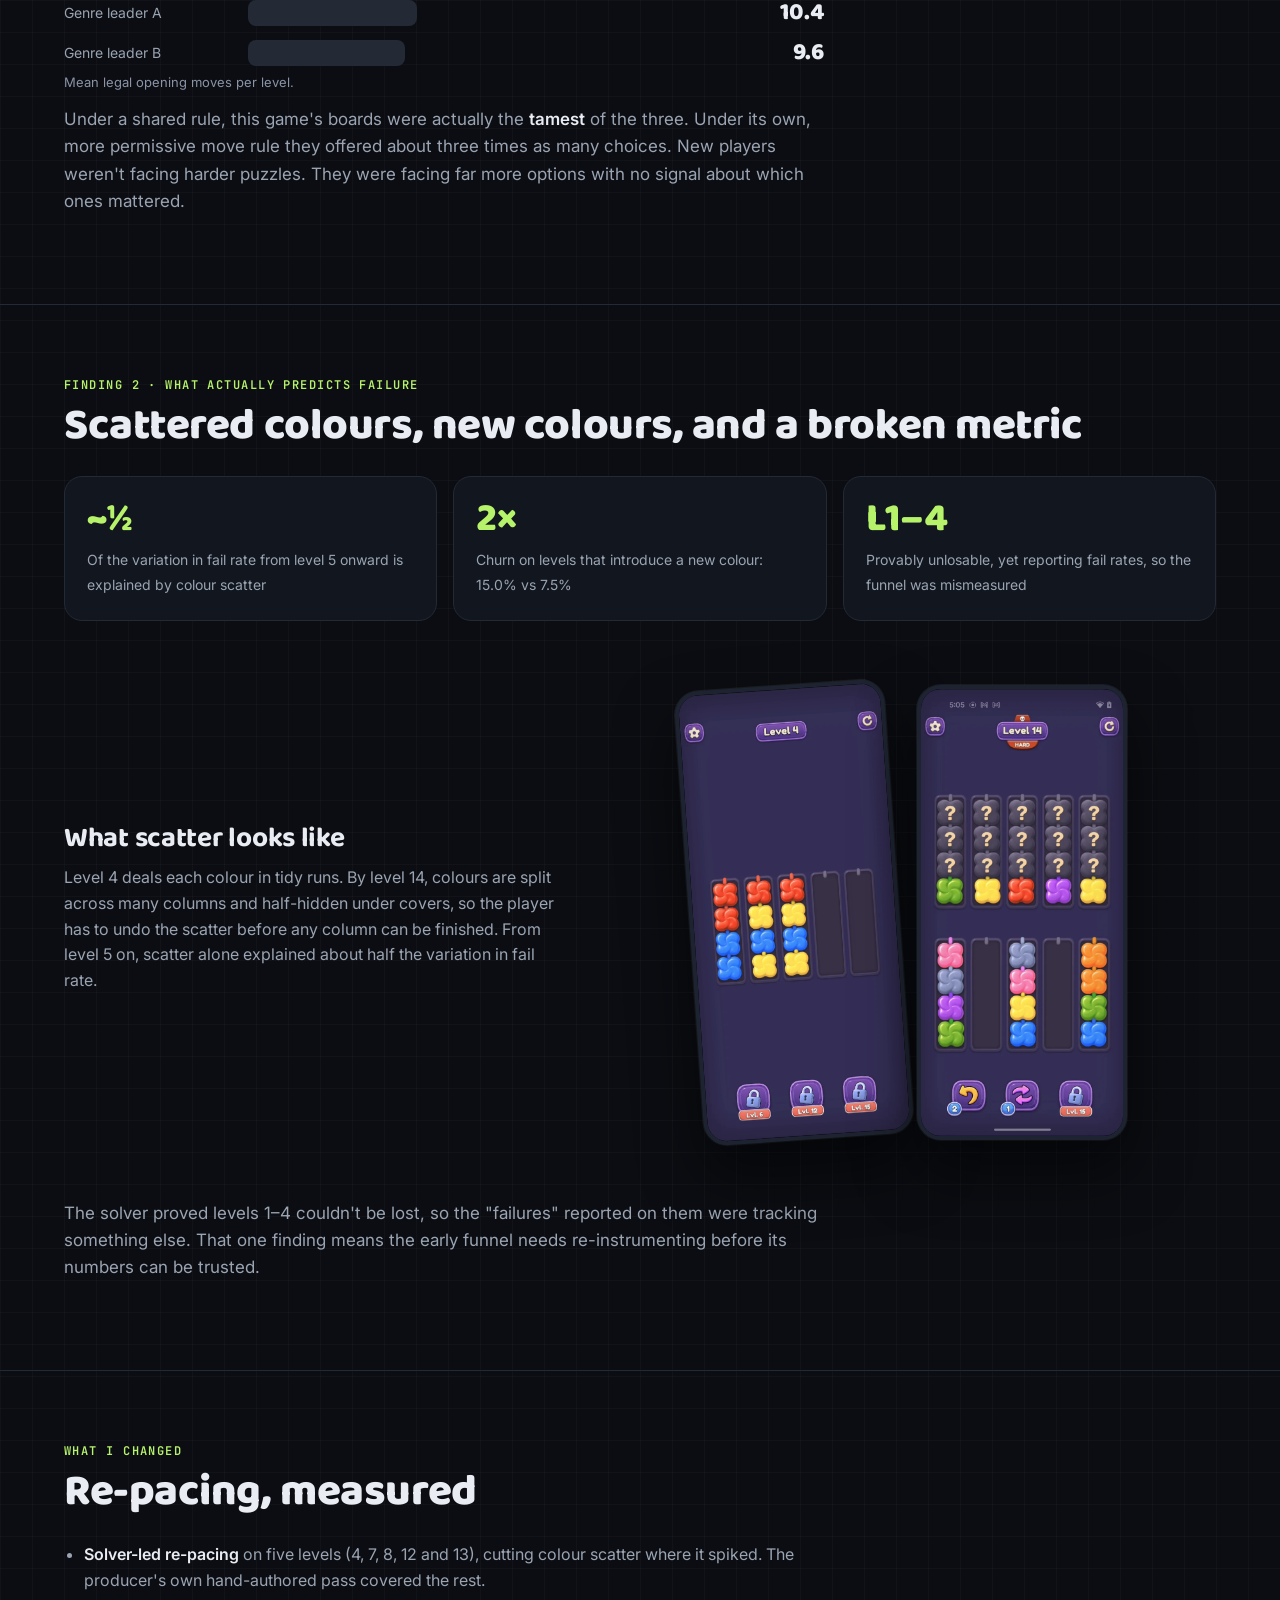
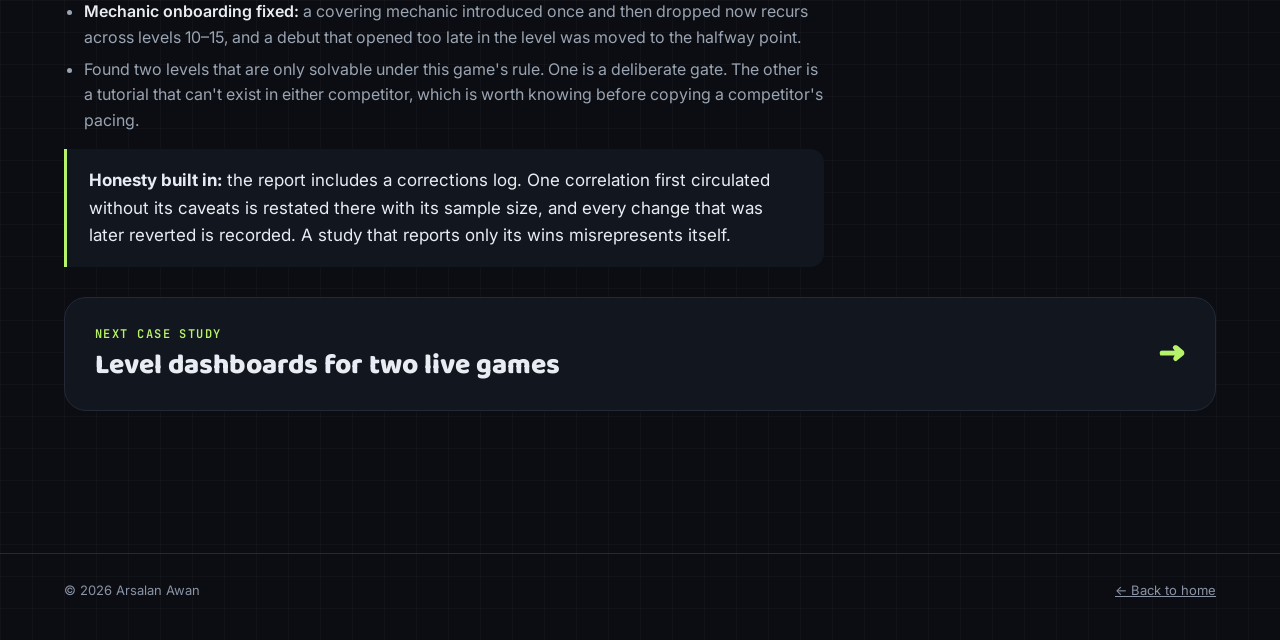
<file: work/link-sort-study.html>
<!doctype html>
<html lang="en">
<head>
<meta charset="utf-8">
<meta name="viewport" content="width=device-width, initial-scale=1">
<title>Why a game's first levels were losing players — Arsalan Awan</title>
<meta name="description" content="An independent FTUE study: a solver and frame-by-frame competitor benchmarks found the move rule tripling choices on near-identical boards.">
<meta property="og:title" content="Why a game's first levels were losing players — Arsalan Awan">
<meta property="og:type" content="article">
<meta property="og:description" content="An independent FTUE study: a solver and frame-by-frame competitor benchmarks found the move rule tripling choices on near-identical boards.">
<meta name="twitter:card" content="summary_large_image">
<meta property="og:image" content="https://rcpr0.github.io/og.png">
<link rel="icon" href="../favicon.svg" type="image/svg+xml">
<link rel="preconnect" href="https://fonts.googleapis.com">
<link rel="preconnect" href="https://fonts.gstatic.com" crossorigin>
<link rel="stylesheet" href="https://fonts.googleapis.com/css2?family=Baloo+2:wght@600;700;800&family=Inter:wght@400;500;600;700&family=JetBrains+Mono:wght@500;600&display=swap">
<link rel="stylesheet" href="../css/site.css">
<style>
  .bars { display: grid; gap: 14px; margin: 10px 0 6px; }
  .bar { display: grid; grid-template-columns: 170px 1fr 64px; align-items: center; gap: 14px; font-size: 14px; color: var(--mute); }
  .bar i { display: block; height: 26px; border-radius: 8px; background: var(--line); }
  .bar i.hi { background: var(--acc); }
  .bar b { font: 800 24px/1 var(--display); color: var(--ink); text-align: right; }
  @media (max-width: 760px) { .bar { grid-template-columns: 110px 1fr 52px; font-size: 12px; } }
</style>
</head>
<body>
<nav class="nav"><div class="wrap">
  <a class="brand" href="../index.html">Arsalan Awan<span>.</span></a>
  <ul>
    <li><a href="../index.html#shipped">Shipped</a></li>
    <li><a href="../index.html#work">Case studies</a></li>
    <li><a href="../index.html#prototypes">Prototypes</a></li>
    <li><a class="btn sm" href="../Arsalan-Awan-CV.pdf" download>Download CV</a></li>
  </ul>
</div></nav>

<header class="cs-hero"><div class="wrap">
  <a class="back" href="../index.html#work">← All case studies</a>
  <div class="mono" style="margin-top:28px">Independent study · FTUE · Link Sort</div>
  <h1>Why a game's first levels were losing players</h1>
  <p class="lede">A mobile studio asked why its sort puzzle was losing players in the first fifteen levels. I answered with a solver, frame-by-frame benchmarks against two genre leaders, and the studio's own funnel data. Then I re-paced the levels that needed it.</p>
  <div class="meta">
    <div><span>Role</span><b>Independent consultant</b></div>
    <div><span>Scope</span><b>Levels 1–15, FTUE</b></div>
    <div><span>Year</span><b>2026</b></div>
    <div><span>Methods</span><b>Solver · benchmarks · funnel</b></div>
  </div>
  <p style="margin-top:26px"><a class="btn" href="https://drive.google.com/file/d/1_1TzYHRQWPR6QpBPdaCUb4UfTJjZ8NAS/view" target="_blank" rel="noopener">Read the full report (PDF) ↗</a></p>
</div></header>

<section class="sec" style="padding-bottom:0"><div class="wrap">
  <div class="step reveal">
    <div>
      <div class="mono">The game</div>
      <h2>A sort puzzle with a generous move rule</h2>
      <p>Link Sort is a colour-sort puzzle: drag stacks between columns until every column holds one colour. Its tutorial teaches the basics in three levels, and the third introduces the rule that set it apart from its genre: <strong>you can move several colours in one go</strong>.</p>
      <p>Later levels add covers that hide pieces and a swap booster. That generous rule turned out to be the centre of the whole study.</p>
    </div>
    <div class="phone-row">
      <div class="ph"><img src="../media/linksort/l01-drag.webp" alt="Link Sort level 1 tutorial: drag and drop to sort" loading="lazy"></div>
      <div class="ph"><img src="../media/linksort/l02-column.webp" alt="Link Sort level 2 tutorial: drop to sort the column" loading="lazy"></div>
      <div class="ph"><img src="../media/linksort/l03-multi.webp" alt="Link Sort level 3 tutorial: move multiple colours at the same time" loading="lazy"></div>
    </div>
  </div>
</div></section>

<section class="sec"><div class="wrap">
  <div class="prose reveal">
    <div class="mono">Finding 1 · The rule, not the levels</div>
    <h2>Three times the choices on the same boards</h2>
    <p>The obvious guess was that the early levels were simply too hard. Measuring them said otherwise. I wrote a solver and counted the legal opening moves on every early board, both under the game's own move rule and under the rule its competitors use.</p>
  </div>
  <div class="reveal" style="max-width:760px">
    <div class="bars">
      <div class="bar"><span>This game, own rule</span><i class="hi" style="width:100%"></i><b>30.5</b></div>
      <div class="bar"><span>This game, common rule</span><i style="width:33%"></i><b>10.2</b></div>
      <div class="bar"><span>Genre leader A</span><i style="width:34%"></i><b>10.4</b></div>
      <div class="bar"><span>Genre leader B</span><i style="width:31.5%"></i><b>9.6</b></div>
    </div>
    <p style="font-size:13px;color:var(--dim)">Mean legal opening moves per level.</p>
  </div>
  <div class="prose reveal">
    <p>Under a shared rule, this game's boards were actually the <strong>tamest</strong> of the three. Under its own, more permissive move rule they offered about three times as many choices. New players weren't facing harder puzzles. They were facing far more options with no signal about which ones mattered.</p>
  </div>
</div></section>

<section class="sec"><div class="wrap">
  <div class="mono reveal">Finding 2 · What actually predicts failure</div>
  <h2 class="reveal">Scattered colours, new colours, and a broken metric</h2>
  <div class="stat-grid reveal">
    <div class="stat"><b>~½</b><span>Of the variation in fail rate from level 5 onward is explained by colour scatter</span></div>
    <div class="stat"><b>2×</b><span>Churn on levels that introduce a new colour: 15.0% vs 7.5%</span></div>
    <div class="stat"><b>L1–4</b><span>Provably unlosable, yet reporting fail rates, so the funnel was mismeasured</span></div>
  </div>
  <div class="step reveal" style="margin-top:30px">
    <div>
      <h3>What scatter looks like</h3>
      <p>Level 4 deals each colour in tidy runs. By level 14, colours are split across many columns and half-hidden under covers, so the player has to undo the scatter before any column can be finished. From level 5 on, scatter alone explained about half the variation in fail rate.</p>
    </div>
    <div class="phone-row">
      <div class="ph" style="width:min(46%,210px)"><img src="../media/linksort/l04.webp" alt="Link Sort level 4: colours dealt in tidy runs" loading="lazy"></div>
      <div class="ph" style="width:min(46%,210px)"><img src="../media/linksort/l14.webp" alt="Link Sort level 14: colours scattered across columns under covers" loading="lazy"></div>
    </div>
  </div>
  <div class="prose reveal" style="margin-top:26px">
    <p>The solver proved levels 1–4 couldn't be lost, so the "failures" reported on them were tracking something else. That one finding means the early funnel needs re-instrumenting before its numbers can be trusted.</p>
  </div>
</div></section>

<section class="sec"><div class="wrap">
  <div class="prose reveal">
    <div class="mono">What I changed</div>
    <h2>Re-pacing, measured</h2>
    <ul>
      <li><strong>Solver-led re-pacing</strong> on five levels (4, 7, 8, 12 and 13), cutting colour scatter where it spiked. The producer's own hand-authored pass covered the rest.</li>
      <li><strong>Mechanic onboarding fixed:</strong> a covering mechanic introduced once and then dropped now recurs across levels 10–15, and a debut that opened too late in the level was moved to the halfway point.</li>
      <li>Found two levels that are only solvable under this game's rule. One is a deliberate gate. The other is a tutorial that can't exist in either competitor, which is worth knowing before copying a competitor's pacing.</li>
    </ul>
    <div class="callout"><p><b>Honesty built in:</b> the report includes a corrections log. One correlation first circulated without its caveats is restated there with its sample size, and every change that was later reverted is recorded. A study that reports only its wins misrepresents itself.</p></div>
  </div>
  <a class="next reveal" href="level-tooling.html"><div><div class="mono">Next case study</div><b>Level dashboards for two live games</b></div><span class="arrow">→</span></a>
</div></section>

<footer><div class="wrap"><span>© <span id="year">2026</span> Arsalan Awan</span><a href="../index.html">← Back to home</a></div></footer>
<script src="../js/site.js"></script>
</body>
</html>
</file>
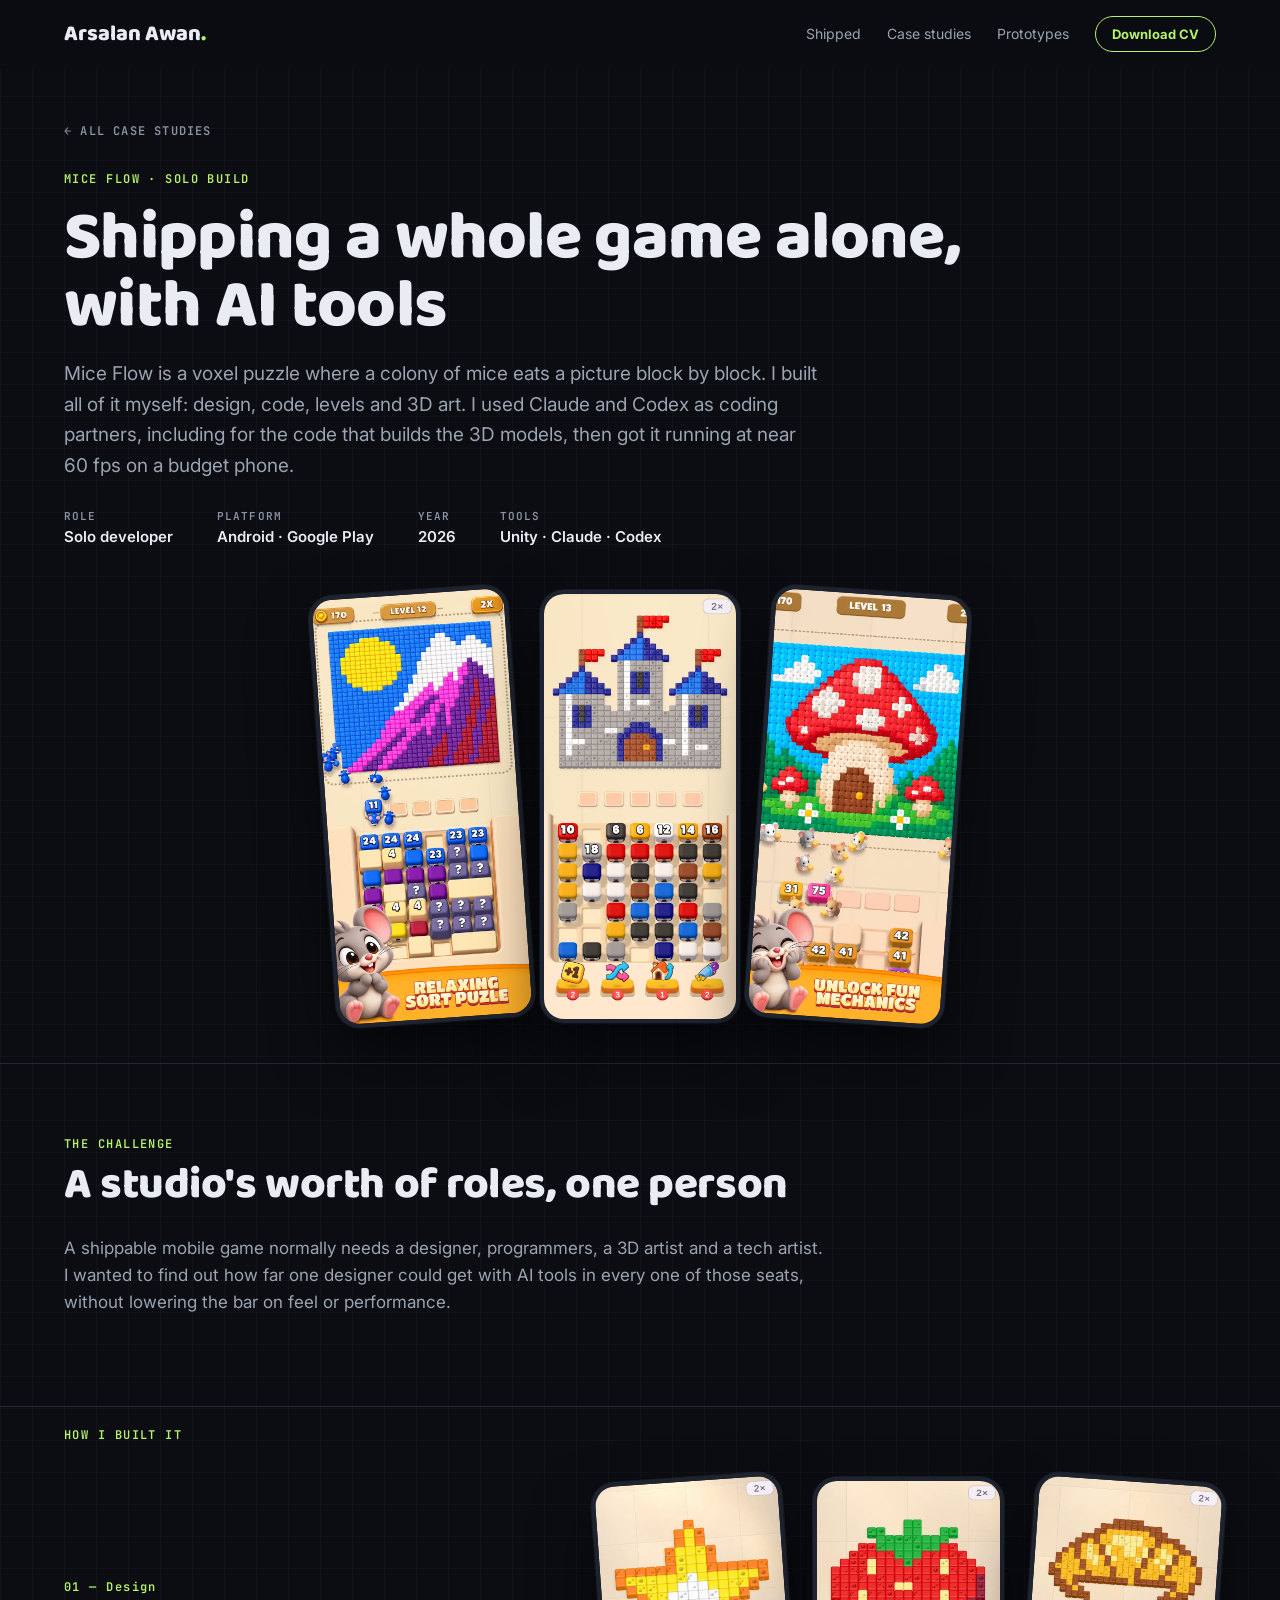
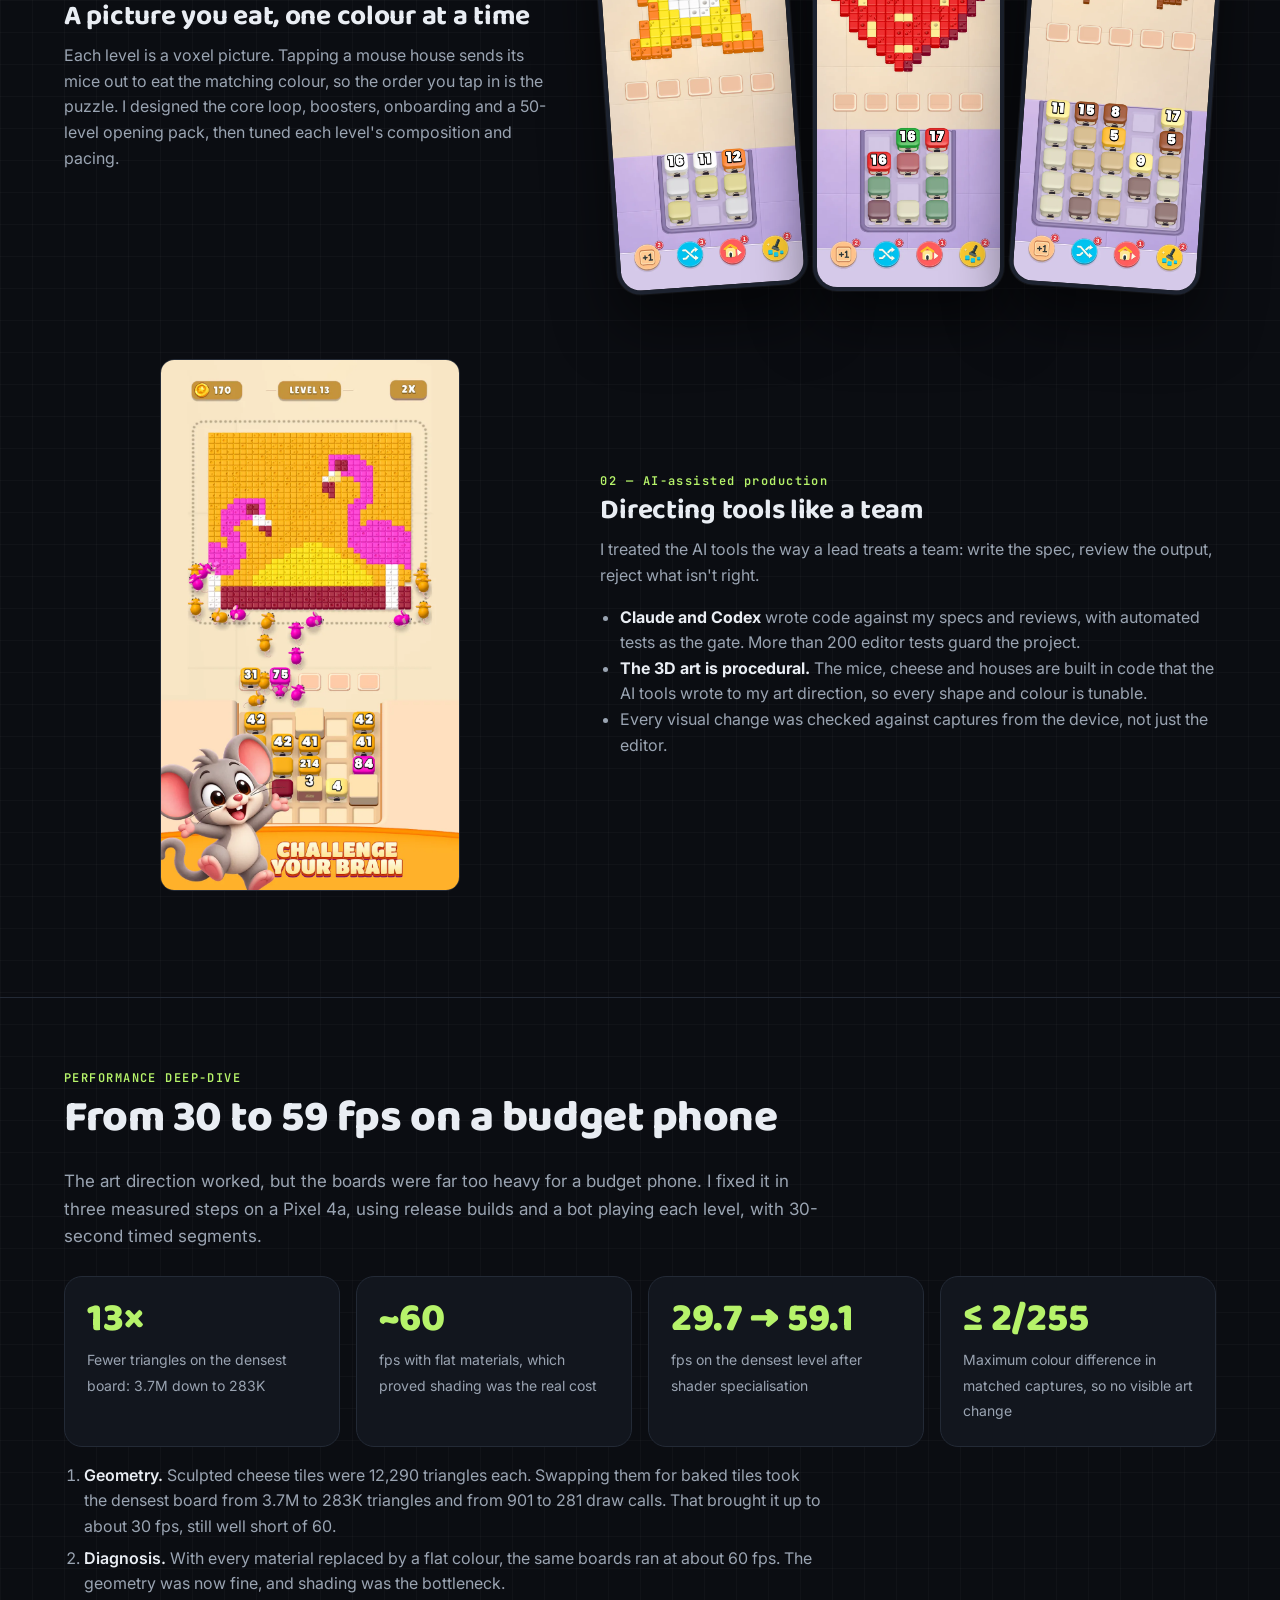
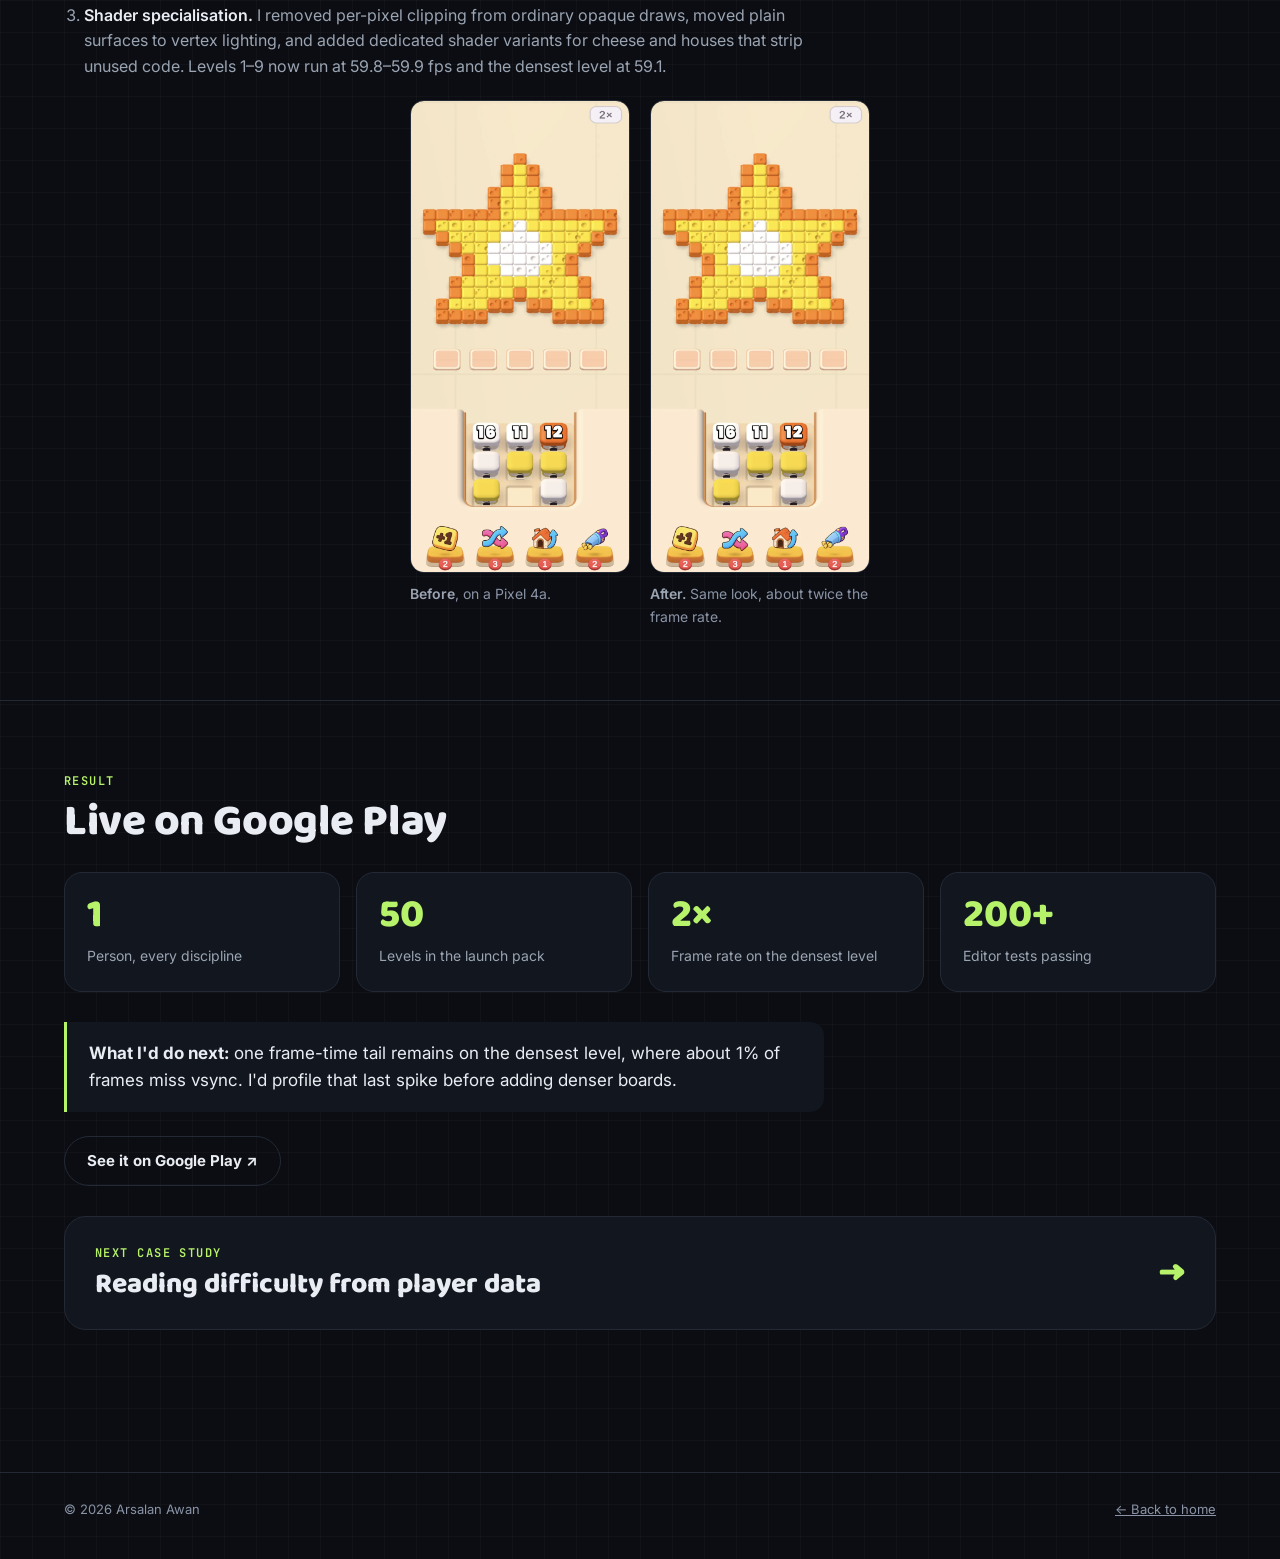
<file: work/mice-flow.html>
<!doctype html>
<html lang="en">
<head>
<meta charset="utf-8">
<meta name="viewport" content="width=device-width, initial-scale=1">
<title>Shipping a whole game alone, with AI tools — Arsalan Awan</title>
<meta name="description" content="Mice Flow: designed, coded and art-directed solo with Claude and Codex, then optimised to twice the frame rate on a budget Android phone.">
<meta property="og:title" content="Shipping a whole game alone, with AI tools — Arsalan Awan">
<meta property="og:type" content="article">
<meta property="og:description" content="Mice Flow: designed, coded and art-directed solo with Claude and Codex, then optimised to twice the frame rate on a budget Android phone.">
<meta name="twitter:card" content="summary_large_image">
<meta property="og:image" content="https://rcpr0.github.io/og.png">
<link rel="icon" href="../favicon.svg" type="image/svg+xml">
<link rel="preconnect" href="https://fonts.googleapis.com">
<link rel="preconnect" href="https://fonts.gstatic.com" crossorigin>
<link rel="stylesheet" href="https://fonts.googleapis.com/css2?family=Baloo+2:wght@600;700;800&family=Inter:wght@400;500;600;700&family=JetBrains+Mono:wght@500;600&display=swap">
<link rel="stylesheet" href="../css/site.css">
</head>
<body>
<nav class="nav"><div class="wrap">
  <a class="brand" href="../index.html">Arsalan Awan<span>.</span></a>
  <ul>
    <li><a href="../index.html#shipped">Shipped</a></li>
    <li><a href="../index.html#work">Case studies</a></li>
    <li><a href="../index.html#prototypes">Prototypes</a></li>
    <li><a class="btn sm" href="../Arsalan-Awan-CV.pdf" download>Download CV</a></li>
  </ul>
</div></nav>

<header class="cs-hero"><div class="wrap">
  <a class="back" href="../index.html#work">← All case studies</a>
  <div class="mono" style="margin-top:28px">Mice Flow · Solo build</div>
  <h1>Shipping a whole game alone, with AI tools</h1>
  <p class="lede">Mice Flow is a voxel puzzle where a colony of mice eats a picture block by block. I built all of it myself: design, code, levels and 3D art. I used Claude and Codex as coding partners, including for the code that builds the 3D models, then got it running at near 60 fps on a budget phone.</p>
  <div class="meta">
    <div><span>Role</span><b>Solo developer</b></div>
    <div><span>Platform</span><b>Android · Google Play</b></div>
    <div><span>Year</span><b>2026</b></div>
    <div><span>Tools</span><b>Unity · Claude · Codex</b></div>
  </div>
  <div class="phone-row" style="margin-top:40px">
    <div class="ph"><img src="../media/store/miceflow-1.webp" alt="Mice Flow store screenshot"></div>
    <div class="ph"><img src="../media/hero/mice.webp" alt="Mice Flow castle level"></div>
    <div class="ph"><img src="../media/store/miceflow-2.webp" alt="Mice Flow store screenshot"></div>
  </div>
</div></header>

<section class="sec"><div class="wrap">
  <div class="prose reveal">
    <div class="mono">The challenge</div>
    <h2>A studio's worth of roles, one person</h2>
    <p>A shippable mobile game normally needs a designer, programmers, a 3D artist and a tech artist. I wanted to find out how far one designer could get with AI tools in every one of those seats, without lowering the bar on feel or performance.</p>
  </div>
</div></section>

<section class="sec" style="padding-top:20px"><div class="wrap">
  <div class="mono reveal">How I built it</div>

  <div class="step reveal">
    <div>
      <div class="num">01 — Design</div>
      <h3>A picture you eat, one colour at a time</h3>
      <p>Each level is a voxel picture. Tapping a mouse house sends its mice out to eat the matching colour, so the order you tap in is the puzzle. I designed the core loop, boosters, onboarding and a 50-level opening pack, then tuned each level's composition and pacing.</p>
    </div>
    <div class="phone-row">
      <div class="ph"><img src="../media/mice/level-01.webp" alt="Mice Flow level 1" loading="lazy"></div>
      <div class="ph"><img src="../media/mice/level-03.webp" alt="Mice Flow level 3" loading="lazy"></div>
      <div class="ph"><img src="../media/mice/level-07.webp" alt="Mice Flow level 7" loading="lazy"></div>
    </div>
  </div>

  <div class="step flip reveal">
    <div>
      <div class="num">02 — AI-assisted production</div>
      <h3>Directing tools like a team</h3>
      <p>I treated the AI tools the way a lead treats a team: write the spec, review the output, reject what isn't right.</p>
      <ul style="color:var(--mute);padding-left:20px">
        <li><strong style="color:var(--ink)">Claude and Codex</strong> wrote code against my specs and reviews, with automated tests as the gate. More than 200 editor tests guard the project.</li>
        <li><strong style="color:var(--ink)">The 3D art is procedural.</strong> The mice, cheese and houses are built in code that the AI tools wrote to my art direction, so every shape and colour is tunable.</li>
        <li>Every visual change was checked against captures from the device, not just the editor.</li>
      </ul>
    </div>
    <figure class="fig"><img src="../media/store/miceflow-3.webp" alt="Mice Flow store screenshot" loading="lazy" style="max-width:300px;margin:0 auto"></figure>
  </div>
</div></section>

<section class="sec"><div class="wrap">
  <div class="prose reveal">
    <div class="mono">Performance deep-dive</div>
    <h2>From 30 to 59 fps on a budget phone</h2>
    <p>The art direction worked, but the boards were far too heavy for a budget phone. I fixed it in three measured steps on a Pixel 4a, using release builds and a bot playing each level, with 30-second timed segments.</p>
  </div>
  <div class="stat-grid reveal" style="margin:26px 0 10px">
    <div class="stat"><b>13×</b><span>Fewer triangles on the densest board: 3.7M down to 283K</span></div>
    <div class="stat"><b>~60</b><span>fps with flat materials, which proved shading was the real cost</span></div>
    <div class="stat"><b>29.7 → 59.1</b><span>fps on the densest level after shader specialisation</span></div>
    <div class="stat"><b>≤ 2/255</b><span>Maximum colour difference in matched captures, so no visible art change</span></div>
  </div>
  <div class="prose reveal">
    <ol style="color:var(--mute);padding-left:20px">
      <li><strong style="color:var(--ink)">Geometry.</strong> Sculpted cheese tiles were 12,290 triangles each. Swapping them for baked tiles took the densest board from 3.7M to 283K triangles and from 901 to 281 draw calls. That brought it up to about 30 fps, still well short of 60.</li>
      <li><strong style="color:var(--ink)">Diagnosis.</strong> With every material replaced by a flat colour, the same boards ran at about 60 fps. The geometry was now fine, and shading was the bottleneck.</li>
      <li><strong style="color:var(--ink)">Shader specialisation.</strong> I removed per-pixel clipping from ordinary opaque draws, moved plain surfaces to vertex lighting, and added dedicated shader variants for cheese and houses that strip unused code. Levels 1–9 now run at 59.8–59.9 fps and the densest level at 59.1.</li>
    </ol>
  </div>
  <div class="split reveal" style="display:grid;grid-template-columns:1fr 1fr;gap:20px;max-width:460px;margin:20px auto 0">
    <figure class="fig"><img src="../media/mice/perf-before.webp" alt="Pixel 4a capture before optimisation" loading="lazy"><figcaption><b>Before</b>, on a Pixel 4a.</figcaption></figure>
    <figure class="fig"><img src="../media/mice/perf-after.webp" alt="Pixel 4a capture after optimisation" loading="lazy"><figcaption><b>After.</b> Same look, about twice the frame rate.</figcaption></figure>
  </div>
</div></section>

<section class="sec"><div class="wrap">
  <div class="mono reveal">Result</div>
  <h2 class="reveal">Live on Google Play</h2>
  <div class="stat-grid reveal">
    <div class="stat"><b>1</b><span>Person, every discipline</span></div>
    <div class="stat"><b>50</b><span>Levels in the launch pack</span></div>
    <div class="stat"><b>2×</b><span>Frame rate on the densest level</span></div>
    <div class="stat"><b>200+</b><span>Editor tests passing</span></div>
  </div>
  <div class="prose reveal" style="margin-top:30px">
    <div class="callout"><p><b>What I'd do next:</b> one frame-time tail remains on the densest level, where about 1% of frames miss vsync. I'd profile that last spike before adding denser boards.</p></div>
    <p><a class="btn o" href="https://play.google.com/store/apps/details?id=com.mindstorm.miceflow" target="_blank" rel="noopener">See it on Google Play ↗</a></p>
  </div>
  <a class="next reveal" href="difficulty-analytics.html"><div><div class="mono">Next case study</div><b>Reading difficulty from player data</b></div><span class="arrow">→</span></a>
</div></section>

<footer><div class="wrap"><span>© <span id="year">2026</span> Arsalan Awan</span><a href="../index.html">← Back to home</a></div></footer>
<script src="../js/site.js"></script>
</body>
</html>
</file>
<file: css/site.css>
/* Arsalan Awan — portfolio. Dark technical base (blueprint grid, mono labels, lime accent) + rounded display type and tilted phones. */
:root {
  --bg: #0b0d12; --panel: #12161e; --panel-2: #161b25; --line: #232a36;
  --ink: #e9edf3; --mute: #9aa4b2; --dim: #8a94a6; --acc: #b6f36a; --acc-ink: #0b0d12;
  --display: 'Baloo 2', ui-rounded, system-ui, sans-serif;
  --body: 'Inter', system-ui, -apple-system, sans-serif;
  --mono: 'JetBrains Mono', ui-monospace, Menlo, monospace;
  --radius: 18px; --wrap: 1200px; --gutter: 24px;
  color-scheme: dark;
}
*, *::before, *::after { box-sizing: border-box; }
html { scroll-behavior: smooth; }
body {
  margin: 0; background: var(--bg); color: var(--ink); font: 400 16px/1.6 var(--body);
  -webkit-font-smoothing: antialiased; overflow-x: hidden;
  background-image: linear-gradient(#ffffff06 1px, transparent 1px), linear-gradient(90deg, #ffffff06 1px, transparent 1px);
  background-size: 32px 32px;
}
img, video { display: block; max-width: 100%; }
a { color: inherit; }
::selection { background: var(--acc); color: var(--acc-ink); }
:focus-visible { outline: 2px solid var(--acc); outline-offset: 3px; border-radius: 6px; }

.wrap { max-width: var(--wrap); margin: 0 auto; padding: 0 var(--gutter); }
.mono { font: 600 12px/1.4 var(--mono); letter-spacing: .12em; text-transform: uppercase; color: var(--acc); }
h1, h2, h3 { font-family: var(--display); font-weight: 800; line-height: 1; margin: 0; letter-spacing: -.01em; }
h2 { font-size: clamp(30px, 4vw, 44px); margin: 10px 0 28px; }
h3 { font-size: 24px; font-weight: 700; }
p { color: var(--mute); margin: 0 0 1em; }
em.acc, .acc { color: var(--acc); font-style: normal; }

/* Nav */
.nav { position: sticky; top: 0; z-index: 20; backdrop-filter: blur(12px); background: #0b0d12cc; border-bottom: 1px solid transparent; }
.nav.scrolled { border-bottom-color: var(--line); }
.nav .wrap { display: flex; align-items: center; justify-content: space-between; height: 68px; gap: 16px; }
.brand { font: 800 22px/1 var(--display); text-decoration: none; }
.brand span { color: var(--acc); }
.nav ul { display: flex; gap: 26px; list-style: none; margin: 0; padding: 0; align-items: center; font-size: 14px; }
.nav ul a { color: var(--mute); text-decoration: none; }
.nav ul a:hover { color: var(--ink); }

/* Buttons & chips */
.btn { display: inline-flex; align-items: center; gap: 8px; background: var(--acc); color: var(--acc-ink); font-weight: 700; font-size: 15px;
  padding: 12px 22px; border-radius: 99px; text-decoration: none; border: 1px solid var(--acc); transition: transform .15s, box-shadow .15s; }
.btn:hover { transform: translateY(-2px); box-shadow: 0 10px 30px #b6f36a33; }
.btn.o { background: transparent; color: var(--ink); border-color: var(--line); }
.btn.o:hover { border-color: var(--mute); box-shadow: none; }
.btn.sm { padding: 7px 16px; font-size: 13px; }
.nav .btn.sm { background: transparent; color: var(--acc); }
.chips { display: flex; flex-wrap: wrap; gap: 6px; margin-top: 14px; }
.chips span { font: 500 11px/1 var(--mono); border: 1px solid var(--line); border-radius: 99px; padding: 6px 10px; color: var(--mute); }

/* Phones */
.ph { position: relative; aspect-ratio: 9 / 19.5; border-radius: 24px; overflow: hidden; border: 4px solid #1d2330; background: #000;
  box-shadow: 0 30px 60px rgba(0,0,0,.55), 0 0 0 1px #ffffff12; }
.ph img, .ph video { width: 100%; height: 100%; object-fit: cover; }
.t1 { transform: rotate(-6deg); } .t2 { transform: rotate(2deg); } .t3 { transform: rotate(7deg); }

/* Hero */
.hero { padding: 56px 0 80px; }
.hero .wrap { display: grid; grid-template-columns: 1.05fr 1fr; gap: 40px; align-items: center; }
.hero h1 { font-size: clamp(44px, 6.2vw, 76px); line-height: .95; margin: 18px 0 22px; }
.hero h1 em { font-style: normal; color: var(--acc); }
.hero p.lede { font-size: 18px; max-width: 520px; }
.stats { display: flex; gap: 36px; margin: 30px 0 34px; flex-wrap: wrap; }
.stats b { display: block; font: 800 40px/1 var(--display); color: var(--ink); }
.stats span { font: 500 11px/1.4 var(--mono); letter-spacing: .1em; color: var(--dim); text-transform: uppercase; }
.cta-row { display: flex; gap: 12px; flex-wrap: wrap; }

/* Sections */
.sec { padding: 72px 0; border-top: 1px solid var(--line); }
.sec-head { display: flex; align-items: end; justify-content: space-between; gap: 20px; flex-wrap: wrap; }
.sec-head p { max-width: 420px; margin-bottom: 28px; }

/* Shipped games */
.games { display: grid; grid-template-columns: repeat(8, 1fr); gap: 14px; }
.game { position: relative; display: block; text-decoration: none; background: var(--panel); border: 1px solid var(--line); border-radius: var(--radius);
  padding: 16px 12px 14px; text-align: center; transition: border-color .2s, transform .2s; }
.game:hover { border-color: #3a4456; transform: translateY(-4px); }
.game img.icon { width: 72%; aspect-ratio: 1; margin: 0 auto 12px; border-radius: 22%; box-shadow: 0 10px 24px rgba(0,0,0,.4); }
.game b { display: block; font: 700 17px/1.1 var(--display); color: var(--ink); }
.game small { display: block; font-size: 12px; color: var(--dim); margin-top: 4px; }
.game .peek { position: absolute; left: 50%; bottom: calc(100% + 12px); width: 150px; transform: translate(-50%, 8px) rotate(-3deg); opacity: 0;
  pointer-events: none; transition: opacity .2s, transform .2s; z-index: 5; }
.game:hover .peek, .game:focus-visible .peek { opacity: 1; transform: translate(-50%, 0) rotate(-3deg); }

/* Case cards */
.cases { display: grid; grid-template-columns: repeat(2, 1fr); gap: 20px; }
.case { display: flex; flex-direction: column; background: var(--panel); border: 1px solid var(--line); border-radius: 22px; overflow: hidden;
  text-decoration: none; transition: border-color .2s, transform .2s; }
.case:hover { border-color: #3a4456; transform: translateY(-4px); }
.case.wide { grid-column: 1 / -1; }
.case .art { position: relative; height: 240px; background: linear-gradient(180deg, #0f1218, var(--panel-2)); overflow: hidden; display: flex; align-items: center; justify-content: center; gap: 14px; }
.case.wide .art { height: 330px; }
.case .body { padding: 22px 24px 26px; }
.case h3 { margin: 8px 0 8px; font-size: 26px; }
.case p { margin: 0; font-size: 15px; }
.case .more { display: inline-block; margin-top: 14px; font: 600 13px/1 var(--mono); color: var(--acc); }
.collage { align-items: flex-end !important; padding: 26px 26px 0; }
.collage img { height: 86%; width: auto; max-width: none; border-radius: 12px 12px 0 0; border: 1px solid #2a3140; box-shadow: 0 24px 50px rgba(0,0,0,.6); }
.collage img + img { margin-left: -70px; }
.collage img:nth-child(1) { transform: translateY(12px) rotate(-2deg); }
.collage img:nth-child(2) { height: 92%; z-index: 2; }
.collage img:nth-child(3) { transform: translateY(12px) rotate(2deg); z-index: 3; }
.collage img:nth-child(4) { height: 80%; transform: translateY(20px) rotate(4deg); z-index: 4; }
.art .ph { width: 92px; border-width: 3px; border-radius: 16px; }
.case.wide .art .ph { width: 128px; }
#hexa-art { background: radial-gradient(ellipse at 50% 60%, #3b2a6b 0%, #161b25 70%); }
.pixel { image-rendering: pixelated; border-radius: 10px; height: 150px; width: 150px; object-fit: cover; }
.big-num { font: 800 64px/1 var(--display); color: var(--acc); }
.big-num small { font-size: 26px; color: var(--dim); margin: 0 10px; }

/* Prototypes */
.protos { display: grid; grid-template-columns: repeat(4, 1fr); gap: 22px; }
.proto { cursor: pointer; }
.proto .ph { width: 100%; border-radius: 20px; }
.ph > video { position: absolute; inset: 0; opacity: 0; transition: opacity .25s; }
[data-video].playing .ph > video { opacity: 1; }
[data-video] { cursor: pointer; }
.proto figcaption { margin-top: 12px; text-align: center; }
.proto figcaption b { display: block; font: 700 18px/1.2 var(--display); }
.proto figcaption span { display: block; font-size: 13px; line-height: 1.4; color: var(--dim); margin-top: 2px; }
.play-hint { position: absolute; right: 10px; bottom: 10px; font: 600 10px/1 var(--mono); letter-spacing: .1em; background: #0b0d12cc; color: var(--acc);
  padding: 6px 8px; border-radius: 99px; transition: opacity .2s; }
[data-video].playing .play-hint { opacity: 0; }

/* Toolbox */
.tools { display: grid; grid-template-columns: repeat(3, 1fr); gap: 18px; }
.tool { background: var(--panel); border: 1px solid var(--line); border-radius: var(--radius); padding: 24px; }
.tool h3 { font-size: 22px; margin-bottom: 14px; }
.tool ul { list-style: none; padding: 0; margin: 0; display: flex; flex-wrap: wrap; gap: 8px; }
.tool li { font-size: 13px; color: var(--mute); background: var(--panel-2); border: 1px solid var(--line); border-radius: 99px; padding: 6px 12px; }

/* Closing CTA + footer */
.closing { text-align: center; padding: 100px 0 90px; border-top: 1px solid var(--line); }
.closing h2 { font-size: clamp(36px, 5vw, 60px); margin: 14px 0 30px; }
.closing .cta-row { justify-content: center; }
footer { border-top: 1px solid var(--line); padding: 26px 0 40px; font-size: 13px; color: var(--dim); }
footer .wrap { display: flex; justify-content: space-between; gap: 12px; flex-wrap: wrap; }

/* ---------- Case-study pages ---------- */
.cs-hero { padding: 48px 0 40px; }
.cs-hero .back { font: 600 12px/1 var(--mono); letter-spacing: .1em; color: var(--dim); text-decoration: none; text-transform: uppercase; }
.cs-hero .back:hover { color: var(--acc); }
.cs-hero h1 { font-size: clamp(40px, 5.6vw, 68px); margin: 18px 0 18px; max-width: 900px; }
.cs-hero .lede { font-size: 19px; max-width: 760px; }
.meta { display: grid; grid-template-columns: repeat(4, auto); justify-content: start; gap: 12px 44px; margin: 28px 0 10px; }
.meta div span { display: block; font: 600 11px/1.4 var(--mono); letter-spacing: .1em; color: var(--dim); text-transform: uppercase; }
.meta div b { font-weight: 600; font-size: 15px; }
.fig { margin: 0; }
.fig img, .fig video { width: 100%; border-radius: 14px; border: 1px solid var(--line); background: #0f1218; }
.fig figcaption { font-size: 14px; color: var(--dim); margin-top: 10px; }
.fig figcaption b { color: var(--mute); font-weight: 600; }
.fig.hero-fig img, .fig.hero-fig video { border-radius: 18px; box-shadow: 0 30px 80px rgba(0,0,0,.5); }
.prose { max-width: 760px; }
.reel-sec { padding: 0 0 56px; }
.reel { margin: 0; }
.reel video { width: 100%; aspect-ratio: 16 / 9; border-radius: 18px; border: 1px solid var(--line); background: #0d1017; box-shadow: 0 30px 80px rgba(0,0,0,.45); }
.reel figcaption { display: flex; flex-wrap: wrap; gap: 8px 10px; align-items: center; margin-top: 14px; font: 500 12px/1.4 var(--mono); color: var(--dim); }
.reel figcaption b { color: var(--acc); font-weight: 600; letter-spacing: .08em; text-transform: uppercase; margin-right: 4px; }
.reel figcaption span { border: 1px solid var(--line); border-radius: 99px; padding: 4px 10px; }
.prose p { font-size: 17px; }
.prose ul { color: var(--mute); padding-left: 20px; margin: 0 0 1em; }
.prose li { margin-bottom: 6px; }
.prose strong { color: var(--ink); font-weight: 600; }
.step { display: grid; grid-template-columns: 1fr 1.25fr; gap: 44px; align-items: center; padding: 34px 0; }
.step.flip > :first-child { order: 2; }
.step .num { font: 600 12px/1 var(--mono); color: var(--acc); letter-spacing: .12em; }
.step h3 { margin: 10px 0 12px; font-size: 28px; }
.step p { font-size: 16px; }
.phone-row { display: flex; gap: 18px; justify-content: center; }
.phone-row .ph { width: min(31%, 200px); }
.phone-row .ph:nth-child(1) { transform: rotate(-4deg); } .phone-row .ph:nth-child(3) { transform: rotate(4deg); }
.phone-row > .clip { width: min(31%, 200px); flex: none; }
.phone-row > .clip .ph { width: 100%; transform: none; }
.phone-row > .clip:nth-child(1) { transform: rotate(-4deg); } .phone-row > .clip:nth-child(3) { transform: rotate(4deg); }
.stat-grid { display: grid; grid-template-columns: repeat(auto-fit, minmax(200px, 1fr)); gap: 16px; margin-top: 8px; }
.stat { background: var(--panel); border: 1px solid var(--line); border-radius: var(--radius); padding: 22px; }
.stat b { display: block; font: 800 40px/1 var(--display); color: var(--acc); margin-bottom: 8px; }
.stat span { font-size: 14px; color: var(--mute); }
.callout { border-left: 3px solid var(--acc); background: var(--panel); padding: 18px 22px; border-radius: 0 14px 14px 0; margin: 10px 0 24px; }
.callout p { margin: 0; color: var(--ink); }
.next { display: flex; justify-content: space-between; align-items: center; gap: 20px; text-decoration: none; background: var(--panel);
  border: 1px solid var(--line); border-radius: 22px; padding: 28px 30px; margin: 30px 0 70px; transition: border-color .2s; }
.next:hover { border-color: var(--acc); }
.next b { font: 800 28px/1.1 var(--display); display: block; margin-top: 8px; }
.next .arrow { font: 800 36px/1 var(--display); color: var(--acc); }
.subhead { font: 800 34px/1 var(--display); margin: 0 0 6px; }
.feature-tag { display: inline-block; font: 600 11px/1 var(--mono); letter-spacing: .1em; color: var(--acc-ink); background: var(--acc); padding: 6px 10px; border-radius: 99px; text-transform: uppercase; }

/* Reveal on scroll */
.js .reveal { opacity: 0; transform: translateY(18px); transition: opacity .6s ease, transform .6s ease; }
.js .reveal.in { opacity: 1; transform: none; }

/* ---------- Responsive ---------- */
@media (max-width: 1000px) {
  .games { grid-template-columns: repeat(4, 1fr); }
  .protos { grid-template-columns: repeat(2, 1fr); }
  .tools { grid-template-columns: 1fr; }
}
@media (max-width: 760px) {
  :root { --gutter: 16px; }
  .nav ul { gap: 16px; }
  .nav ul li:nth-child(1), .nav ul li:nth-child(3) { display: none; }
  .hero { padding: 28px 0 40px; }
  .hero .wrap { grid-template-columns: 1fr; gap: 10px; }
  .hero p.lede { font-size: 16px; }
  .stats { gap: 22px; } .stats b { font-size: 32px; }
  .sec { padding: 52px 0; }
  .games { grid-template-columns: repeat(4, 1fr); gap: 8px; }
  .game { padding: 10px 4px; border-radius: 14px; }
  .game b { font-size: 13px; }
  .game small { font-size: 10px; }
  .game .peek { display: none; }
  .cases { grid-template-columns: 1fr; }
  .case .art, .case.wide .art { height: 220px; }
  .collage img + img { margin-left: -110px; }
  .protos { gap: 14px; }
  .meta { grid-template-columns: repeat(2, auto); gap: 12px 28px; }
  .step, .step.flip { grid-template-columns: 1fr; gap: 20px; padding: 24px 0; }
  .step.flip > :first-child { order: 0; }
  .next b { font-size: 22px; }
}
@media (prefers-reduced-motion: reduce) {
  html { scroll-behavior: auto; }
  .t1, .t2, .t3, .phone-row .ph, .phone-row > .clip, .collage img, .game .peek { transform: none !important; }
  .js .reveal { opacity: 1; transform: none; transition: none; }
  .btn, .case, .game { transition: none; }
}

/* Hero stage: arcade in front, two tilted phones behind it. Shared sound toggle. */
.stage { position: relative; display: flex; justify-content: center; align-items: center; min-height: 560px; }
.stage .back { position: absolute; width: 170px; opacity: .8; }
.stage .t1 { left: 0; top: 36px; } .stage .t3 { right: 0; top: 90px; }
.snd { font: 600 11px/1 var(--mono); letter-spacing: .08em; text-transform: uppercase; color: var(--mute); background: transparent; border: 1px solid var(--line);
  border-radius: 99px; padding: 8px 12px; min-height: 32px; cursor: pointer; white-space: nowrap; display: inline-flex; align-items: center; gap: 6px; }
.snd::before { content: ''; width: 8px; height: 8px; border-radius: 50%; background: var(--dim); }
.snd[aria-pressed="true"] { color: var(--acc); border-color: #b6f36a55; }
.snd[aria-pressed="true"]::before { background: var(--acc); box-shadow: 0 0 8px var(--acc); }
.reel-bar { display: flex; align-items: center; gap: 12px; margin-top: 12px; }
.reel-bar small { color: var(--dim); font-size: 13px; }
@media (max-width: 1000px) { .stage { min-height: 0; padding: 10px 0 20px; } .stage .back { display: none; } }

/* Level select: each case card carries a level node; a gold star marks the ones this visitor has opened. */
.case { position: relative; }
.case .lvl { position: absolute; left: 16px; top: 16px; z-index: 6; display: flex; align-items: center; gap: 8px; }
.case .lvl b { width: 44px; height: 44px; border-radius: 50%; display: grid; place-items: center; font: 800 22px/1 var(--display); color: var(--acc-ink); background: var(--acc);
  box-shadow: 0 5px 0 #6f9d36, 0 12px 24px rgba(0,0,0,.45); transition: transform .2s cubic-bezier(.3,1.6,.5,1); }
.case .lvl img { width: 34px; height: 34px; border-radius: 9px; box-shadow: 0 6px 16px rgba(0,0,0,.5); }
.case:hover .lvl b, .case:focus-visible .lvl b { transform: translateY(-4px) scale(1.08); }
.case.cleared .lvl b { background: #ffd34d; box-shadow: 0 5px 0 #b38b1f, 0 12px 24px rgba(0,0,0,.45); }
.case.cleared .lvl b::after { content: '★'; position: absolute; right: -6px; top: -6px; width: 20px; height: 20px; border-radius: 50%; display: grid; place-items: center;
  font: 12px/1 var(--body); color: #ffd34d; background: var(--bg); border: 1px solid #ffd34d; }
.case .lvl b { position: relative; }
@media (prefers-reduced-motion: reduce) { .case .lvl b { transition: none; } }

/* Arcade (hero): playable versions of the shipped games in a phone-shaped screen. */
.arcade { position: relative; z-index: 2; width: 360px; max-width: 100%; background: linear-gradient(180deg, #151a24, #10141b); border: 1px solid var(--line);
  border-radius: 30px; padding: 14px 14px 12px; box-shadow: 0 40px 90px rgba(0,0,0,.6), 0 0 0 1px #ffffff0d; }
.arcade-top { display: flex; justify-content: space-between; align-items: center; gap: 10px; padding: 2px 4px 10px; }
.arcade-tabs { display: flex; gap: 6px; margin-bottom: 10px; }
.arcade-tab { flex: 1; min-width: 0; min-height: 44px; display: flex; align-items: center; gap: 8px; padding: 6px 8px; border-radius: 14px; border: 1px solid var(--line);
  background: var(--panel-2); color: var(--mute); font: 600 12px/1.1 var(--body); cursor: pointer; text-align: left; }
.arcade-tab img { width: 30px; height: 30px; border-radius: 8px; flex: none; }
.arcade-tab span { overflow: hidden; text-overflow: ellipsis; white-space: nowrap; }
.arcade-tab[aria-selected="true"] { border-color: var(--acc); color: var(--ink); box-shadow: 0 0 0 1px var(--acc) inset; }
.arcade-screen { position: relative; aspect-ratio: 9 / 16; border-radius: 20px; overflow: hidden; background: #2b2340; isolation: isolate; }
.arcade-canvas { position: absolute; inset: 0; width: 100%; height: 100%; display: block; touch-action: none; cursor: pointer; }
.arcade-ui { position: absolute; inset: 0; pointer-events: none; z-index: 2; font-family: 'Russo One', var(--display); }
.arcade-ui > * { pointer-events: auto; }
.arcade-card { position: absolute; inset: 0; display: flex; flex-direction: column; align-items: center; justify-content: center; gap: 10px; padding: 24px; text-align: center;
  background: rgba(20,14,40,.82); backdrop-filter: blur(3px); animation: pop-in .35s cubic-bezier(.3,1.5,.5,1) both; z-index: 5; }
.arcade-card[hidden] { display: none; }
.arcade-card b { font: 400 34px/1 'Russo One', var(--display); color: #fff; text-shadow: 0 4px 0 #3c2f95; text-transform: uppercase; }
.arcade-card.lose b { text-shadow: 0 4px 0 #8c2b3c; }
.arcade-card p { color: #d9d2ff; margin: 0 0 6px; font: 500 14px/1.4 var(--body); max-width: 240px; }
.arcade-load { position: absolute; inset: 0; z-index: 1; display: none; place-items: center; align-content: center; gap: 12px; color: #d9d2ff; font: 600 12px/1 var(--mono); letter-spacing: .1em; text-transform: uppercase; }
.arcade-load i { width: 34px; height: 34px; border-radius: 50%; border: 3px solid #ffffff22; border-top-color: var(--acc); animation: spin .8s linear infinite; }
.arcade.loading .arcade-load { display: grid; }
@keyframes spin { to { transform: rotate(360deg); } }
.arcade-how { font-size: 13px; line-height: 1.45; margin: 10px 4px 0; min-height: 2.9em; }
.arcade.no-webgl .arcade-screen::after { content: 'This browser can\'t run the 3D games. The store links below show them.'; position: absolute; inset: 0; display: grid; place-items: center; padding: 30px; text-align: center; color: var(--mute); font-size: 14px; }
@media (max-width: 420px) { .arcade { padding: 12px 10px 10px; } .arcade-tab span { display: none; } .arcade-tab { justify-content: center; } }
@media (prefers-reduced-motion: reduce) { .arcade-card, .arcade-load i { animation: none; } }
.arcade-count { position: absolute; left: 50%; top: 40px; transform: translateX(-50%); pointer-events: none !important; background: #fff; color: #4a62c9; font-size: 15px;
  padding: 4px 14px; border-radius: 10px; border: 2px solid #8fb0ff; box-shadow: 0 3px 0 #8fb0ff; }
.arcade-count:empty { display: none; }
.arcade-lives { position: absolute; right: 10px; top: 10px; display: flex; align-items: center; gap: 2px; pointer-events: none !important; background: #fff8ef; border-radius: 12px; padding: 4px 10px; box-shadow: 0 3px 0 #e2b77d; }
.arcade-lives i { font-style: normal; font-size: 16px; color: #d8cfc6; } .arcade-lives i.on { color: #ff4d6d; }
.arcade-lives b { margin-left: 8px; font: 400 13px/1 'Russo One', var(--display); color: #8a5a2b; }
.arcade-teach { position: absolute; left: 12px; right: 12px; top: 44px; text-align: center; pointer-events: none !important; font: 600 12px/1.35 var(--body); color: #6b4a2b; background: #fff8efe6; border-radius: 10px; padding: 6px 10px; }
.arcade-teach:empty { display: none; }
.arcade-hint { position: absolute; left: 10px; bottom: 10px; min-height: 44px; border: 0; border-radius: 14px; padding: 0 14px; background: #fff8ef; color: #8a5a2b; font: 400 14px/1 'Russo One', var(--display); box-shadow: 0 3px 0 #e2b77d; cursor: pointer; }
.attract .arcade-hint { display: none; }
.arcade-speed { position: absolute; right: 10px; top: 10px; min-width: 52px; min-height: 44px; border: 0; border-radius: 14px; background: #fff3e0; color: #8a5a2b;
  font: 400 16px/1 'Russo One', var(--display); box-shadow: 0 3px 0 #e2b77d; cursor: pointer; }
.arcade-speed.on { background: #ffb547; color: #4a2a0a; }

/* Play band: one colour section per game. The games draw into a single transparent canvas (#gl, moved to the scroll
   position every frame) inside each section's .play-stage rectangle, so the boards float on the colour with only their shadow beneath them. */
#gl { position: absolute; top: 0; left: 0; pointer-events: none; z-index: 10; will-change: transform; }
.play-band { padding-bottom: 40px; }
.game-sec { position: relative; background: var(--g-bg); color: var(--g-ink); padding: 56px 0; overflow: hidden; }
.game-sec::before { content: ''; position: absolute; inset: 0; background: radial-gradient(60% 70% at 55% 45%, #ffffff40, transparent 70%); pointer-events: none; }
.game-grid { position: relative; display: grid; grid-template-columns: minmax(240px, 0.9fr) minmax(0, 1.5fr) 190px; gap: 28px; align-items: center; }
.game-copy h3 { font: 800 clamp(40px, 5vw, 64px)/0.95 var(--display); color: var(--g-ink); margin: 14px 0 12px; text-transform: uppercase; letter-spacing: -.01em; }
.game-icon { width: 64px; height: 64px; border-radius: 16px; box-shadow: 0 10px 24px rgba(0,0,0,.25); }
.game-copy p { color: var(--g-ink); opacity: .85; font-size: 15px; }
.game-copy .game-blurb { font-weight: 600; opacity: 1; font-size: 17px; }
.game-how b { display: block; font: 600 11px/1.4 var(--mono); letter-spacing: .12em; text-transform: uppercase; margin-bottom: 4px; }
.game-store { display: inline-flex; align-items: center; min-height: 44px; padding: 0 18px; border-radius: 99px; background: var(--g-ink); color: var(--g-bg); font-weight: 700; font-size: 14px; text-decoration: none; }
.play-stage { position: relative; z-index: 11; height: min(76vh, 700px); min-height: 520px; touch-action: pan-y; cursor: pointer; -webkit-user-select: none; user-select: none; }
.play-stage .arcade-ui { position: absolute; inset: 0; z-index: 11; pointer-events: none; font-family: 'Russo One', var(--display); }
.play-stage .arcade-ui > * { pointer-events: auto; }
.play-stage .arcade-load { position: absolute; inset: 0; display: none; place-items: center; align-content: center; gap: 12px; color: var(--g-ink); font: 600 12px/1 var(--mono); letter-spacing: .1em; text-transform: uppercase; }
.play-stage.loading .arcade-load { display: grid; }
.play-stage .arcade-card { border-radius: 24px; }
.game-phone { width: 190px; transform: rotate(4deg); }
.no-webgl .play-stage::after { content: 'This browser can’t run the 3D games. The store links show them.'; position: absolute; inset: 0; display: grid; place-items: center; padding: 30px; text-align: center; }
@media (max-width: 1000px) {
  .game-grid { grid-template-columns: 1fr; gap: 10px; }
  .game-phone { display: none; }
  .play-stage { height: min(125vw, 680px); min-height: 0; margin: 0 calc(var(--gutter) * -1); }
  .game-sec { padding: 40px 0 24px; }
}
.arcade-reload { position: absolute; left: 10px; top: 10px; width: 44px; height: 44px; border: 0; border-radius: 14px; background: #ffffffe6; color: #3b2a5a; display: grid; place-items: center; cursor: pointer; box-shadow: 0 3px 0 #00000026; transition: transform .15s; }
.arcade-reload:hover { transform: rotate(-30deg) scale(1.06); }
.attract .arcade-reload { opacity: .75; }
.arcade-card.lose { background: rgba(70,10,30,.86); animation: pop-in .35s cubic-bezier(.3,1.5,.5,1) both, card-shake .5s .1s both; }
.arcade-card.lose b { color: #ffd6dc; }
@keyframes card-shake { 20%, 60% { transform: translateX(-10px) rotate(-1deg); } 40%, 80% { transform: translateX(10px) rotate(1deg); } }
@media (prefers-reduced-motion: reduce) { .arcade-card.lose { animation: none; } }

/* Attract mode, Matrix style: a green "program" hand plays the bot's moves and a black glass lens with code raining inside
   it (js/games/matrix.js) invites the visitor to jump in. Taking over dissolves the bot in a burst of code. */
.arcade-ghost, .arcade-ring, .arcade-yay, .arcade-ripple, .mx-burst { pointer-events: none !important; }
.arcade-ghost { position: absolute; left: 0; top: 0; width: 54px; height: 54px; margin: -6px 0 0 -20px; opacity: 0; transition: opacity .4s; filter: drop-shadow(0 0 6px #22ff6aaa) drop-shadow(0 6px 6px rgba(0,0,0,.35)); }
.arcade-ghost svg { width: 100%; height: 100%; display: block; animation: mx-flicker 4.3s steps(1) infinite; }
.arcade-ghost i { position: absolute; left: 30px; top: 40px; font: 700 10px/1 var(--mono); font-style: normal; letter-spacing: .14em; background: #010a04; color: #5dff8f; border: 1px solid #39ff7a; padding: 3px 5px 2px; border-radius: 3px; box-shadow: 0 0 8px #22ff6a66; }
.attract .arcade-ghost { opacity: 1; }
@keyframes mx-flicker { 0%, 100% { opacity: 1; transform: none; } 61% { opacity: .55; transform: translateX(2px) skewX(-6deg); } 62% { opacity: 1; transform: none; } 88% { opacity: .7; } 89% { opacity: 1; } }
.arcade-ring { position: absolute; z-index: 4; left: 0; top: 0; width: 124px; height: 124px; margin: -62px 0 0 -62px; opacity: 0; transition: opacity .35s, transform .5s cubic-bezier(.3,.8,.3,1); }
.arcade-ring.cursor { transition: opacity .35s, transform .08s linear; }
.attract .arcade-ring { opacity: 1; }
.arcade-ring::before { content: ''; position: absolute; inset: 12px; border-radius: 50%; background: #010a04eb; border: 1.5px solid #39ff7acc;
  box-shadow: 0 0 24px 2px #22ff6a66, 0 12px 26px rgba(0,0,0,.45), inset 0 0 12px #22ff6a33; }
.arcade-ring .mx-rain { position: absolute; left: 16px; top: 16px; width: 92px; height: 92px; border-radius: 50%; background: #010a04;
  box-shadow: 0 0 0 1px #39ff7a55, inset 0 0 18px #000; }
.arcade-ring::after { content: ''; position: absolute; left: 16px; top: 16px; width: 92px; height: 92px; border-radius: 50%; pointer-events: none;
  background: repeating-linear-gradient(0deg, #0000 0 2px, #00000038 2px 3px), radial-gradient(70% 60% at 35% 25%, #ffffff2e, #0000 55%); }
.arcade-ring .mx-pill { position: absolute; left: 50%; top: 42%; width: 38px; height: 16px; margin: -8px 0 0 -19px; border-radius: 9px; z-index: 1;
  background: linear-gradient(180deg, #ff9a9a 0%, #f0213b 42%, #a3001a 78%, #5c000c 100%); box-shadow: 0 0 14px 3px #ff1e3c99, 0 3px 6px #0009;
  animation: mx-pill 2.4s ease-in-out infinite; }
.arcade-ring .mx-pill::after { content: ''; position: absolute; left: 6px; right: 8px; top: 2px; height: 4px; border-radius: 3px; background: #ffffffb0; }
@keyframes mx-pill { 0%, 100% { transform: rotate(-28deg) translateY(0); } 50% { transform: rotate(-20deg) translateY(-3px) scale(1.06); } }
.arcade-ring .mx-label { position: absolute; left: 0; right: 0; top: 60%; z-index: 1; text-align: center; white-space: nowrap; font: 800 12px/1 var(--mono); letter-spacing: .16em; color: #d8ffe3; text-shadow: 0 0 6px #22ff6a, 0 0 2px #22ff6a; }
.arcade-ring .mx-cap { position: absolute; left: 50%; top: calc(100% - 6px); transform: translateX(-50%); white-space: nowrap; font: 700 11px/1 var(--mono); font-style: normal; color: #7dffa4;
  background: #010a04e6; border: 1px solid #39ff7a66; border-radius: 4px; padding: 5px 8px 4px; box-shadow: 0 0 12px #22ff6a44; }
.arcade-ring .mx-cap:empty { visibility: hidden; }
.arcade-ring .mx-cap::after { content: '▍'; margin-left: 2px; animation: mx-blink .9s steps(1) infinite; }
@keyframes mx-blink { 50% { opacity: 0; } }
.arcade-ring.glitch .mx-label { animation: mx-glitch .45s steps(2) 1; }
@keyframes mx-glitch { 0% { transform: translateX(-3px); text-shadow: -2px 0 #ff2d55, 2px 0 #22ffe0; } 50% { transform: translateX(3px); text-shadow: 2px 0 #ff2d55, -2px 0 #22ffe0; } 100% { transform: none; } }
.play-stage.attract:hover { cursor: none; }
@keyframes ring-spin { to { transform: rotate(360deg); } }
.arcade-ripple { position: absolute; width: 16px; height: 16px; margin: -8px 0 0 -8px; border-radius: 50%; border: 2px solid #5dff8f; box-shadow: 0 0 10px #22ff6a; animation: ripple .55s ease-out forwards; }
@keyframes ripple { from { transform: scale(.4); opacity: 1; } to { transform: scale(3.4); opacity: 0; } }
.mx-burst { position: absolute; inset: 0; width: 100%; height: 100%; z-index: 4; }
.arcade-yay { position: absolute; left: 50%; top: 42%; z-index: 5; font: 800 clamp(30px, 5.4vw, 52px)/1 var(--mono); letter-spacing: .12em; color: #e4ffec; text-shadow: 0 0 12px #22ff6a, 0 0 3px #22ff6a, 0 4px 0 #010a04;
  background: #010a04c4; border: 1px solid #39ff7a88; border-radius: 6px; padding: 12px 18px 10px; opacity: 0; transform: translate(-50%, -50%); white-space: nowrap; }
.arcade-yay.go { animation: yay 1.5s ease-out forwards; }
@keyframes yay { 0% { opacity: 0; transform: translate(-50%,-50%) scaleY(.05); } 10% { opacity: 1; transform: translate(-50%,-50%) scaleY(1.15); } 18%, 75% { opacity: 1; transform: translate(-50%,-50%); } 100% { opacity: 0; transform: translate(-50%,-50%) scaleX(1.3) scaleY(.02); } }
@media (prefers-reduced-motion: reduce) { .arcade-ghost { display: none; } .arcade-ring { left: 50%; top: auto; bottom: 34px; margin: 0 0 0 -62px; transform: none !important; } .arcade-ring .mx-pill, .arcade-ring .mx-cap::after, .arcade-ghost svg { animation: none; } .arcade-yay.go { animation: none; opacity: 0; } }

/* Store phones beside each game: the store screenshots take turns, sliding in like a phone carousel. */
.game-phone[data-cycle] img { position: absolute; inset: 0; }
.js .game-phone[data-cycle] img { opacity: 0; transform: translateX(100%); transition: transform .6s cubic-bezier(.65,0,.35,1), opacity .6s; }
.js .game-phone[data-cycle] img.on { opacity: 1; transform: none; }
.js .game-phone[data-cycle] img.out { opacity: 1; transform: translateX(-100%) scale(.96); }
.game-phone[data-cycle]::after { content: ''; position: absolute; left: 50%; bottom: 10px; width: 34px; height: 6px; transform: translateX(-50%); border-radius: 3px;
  background: radial-gradient(circle at 3px 3px, #fff 2.2px, transparent 2.6px) 0 0 / 14px 6px repeat-x; opacity: .55; z-index: 2; }
.game-phone[data-cycle] .dot { position: absolute; bottom: 10px; width: 6px; height: 6px; margin-left: -17px; border-radius: 3px; background: #fff; left: 50%; z-index: 3; transition: transform .6s cubic-bezier(.65,0,.35,1); }
@media (prefers-reduced-motion: reduce) { .js .game-phone[data-cycle] img { transition: opacity .4s; transform: none !important; } }

/* Hero 3D: voxel P-L-A-Y + a thumping arrow + one character per game (js/games/hero/hero.js, its own canvas). The
   canvas bleeds right to the page edge and down into the play band (scroll pours the word into it); it never takes
   pointer input — the box does. The CSS word below is the no-WebGL / no-JS fallback, hidden after the first frame. */
.hero { position: relative; overflow-x: clip; }
.hero .wrap > div:first-child { position: relative; z-index: 3; }
.hero-3d { position: relative; height: clamp(500px, 44vw, 620px); touch-action: pan-y; -webkit-tap-highlight-color: transparent; }
.hero-gl { position: absolute; left: 0; top: 0; width: 100%; height: 100%; pointer-events: none; z-index: 2; }
.hero-fallback { position: absolute; inset: 0; display: flex; flex-direction: column; align-items: center; justify-content: center; gap: 26px; pointer-events: none; }
.js .hero-3d:not(.no-gl) .hero-fallback, .hero-3d.live .hero-fallback { visibility: hidden; }
.hf-word { display: flex; gap: .04em; font: 400 clamp(84px, 11vw, 168px)/.9 'Russo One', var(--display); transform: rotate(-4deg) skewX(-6deg); }
.hf-word b { font-weight: 400; color: var(--c); text-shadow: 1px 1px 0 var(--d), 2px 2px 0 var(--d), 3px 3px 0 var(--d), 4px 4px 0 var(--d), 5px 5px 0 var(--d), 6px 6px 0 var(--d), 7px 7px 0 var(--d), 8px 8px 0 var(--d), 14px 22px 28px #0009; }
.hf-word b:nth-child(even) { transform: translateY(.08em) rotate(5deg); }
.hf-arrow { width: 0; height: 0; border: 54px solid transparent; border-top: 64px solid var(--acc); border-bottom: 0; filter: drop-shadow(6px 7px 0 #5b8a1e); animation: hf-bob 1.1s cubic-bezier(.5,0,.4,1.6) infinite; }
@keyframes hf-bob { 50% { transform: translateY(14px) scaleY(1.12); } }
.hero-tip { position: absolute; left: 0; top: 0; z-index: 4; pointer-events: none; white-space: nowrap; font: 400 13px/1 'Russo One', var(--display); letter-spacing: .04em;
  color: #241b3a; background: #fff; padding: 8px 11px 7px; border-radius: 10px; box-shadow: 0 4px 0 #241b3a33; }
@media (max-width: 760px) {
  .hero-3d { order: -1; height: min(86vw, 360px); margin: -6px 0 6px; }
  .hf-word { font-size: 22vw; }
  .hf-arrow { border-width: 36px; border-top-width: 44px; border-bottom: 0; }
}
@media (prefers-reduced-motion: reduce) { .hf-arrow { animation: none; } }
.hero-3d::before { content: ''; position: absolute; left: -10%; right: -10%; top: -6%; bottom: 4%; z-index: 0; pointer-events: none; opacity: .55;
  background: radial-gradient(46% 38% at 52% 34%, #b6f36a1f, transparent 70%), radial-gradient(40% 34% at 70% 62%, #a98cf522, transparent 70%); }
.hero-3d.bang::before { animation: hero-bang .6s ease-out; }
@keyframes hero-bang { 0% { opacity: 1; transform: scale(1.18); filter: brightness(2.4); } 100% { opacity: .55; transform: none; filter: none; } }
@media (prefers-reduced-motion: reduce) { .hero-3d.bang::before { animation: none; } }

/* Game dock: the five playable games as app icons along the bottom while the games are on screen; the one in view is
   raised with a white rim. A tap scrolls straight to that game's board. */
.dock { position: fixed; left: 50%; bottom: 16px; z-index: 15; display: flex; gap: 12px; padding: 10px 12px; border-radius: 30px;
  background: #0b0d12e0; backdrop-filter: blur(14px); -webkit-backdrop-filter: blur(14px); box-shadow: 0 14px 40px #0007, inset 0 0 0 1px #ffffff14;
  transform: translate(-50%, 140%); opacity: 0; pointer-events: none; transition: transform .45s cubic-bezier(.3,1.4,.5,1), opacity .3s; }
.dock.on { transform: translate(-50%, 0); opacity: 1; pointer-events: auto; }
.dock a { position: relative; display: block; width: 58px; height: 58px; border-radius: 17px; transition: transform .25s cubic-bezier(.3,1.6,.5,1); -webkit-tap-highlight-color: transparent; }
.dock img { width: 100%; height: 100%; display: block; border-radius: inherit; box-shadow: 0 5px 0 #00000059; }
.dock a:hover { transform: translateY(-4px) scale(1.06); }
.dock a.cur { transform: translateY(-6px) scale(1.14); }
.dock a.cur img { box-shadow: 0 0 0 4px #fff, 0 0 0 7px #ffffff33, 0 8px 18px #0008; }
.dock span { position: absolute; left: 50%; bottom: calc(100% + 12px); transform: translate(-50%, 4px); white-space: nowrap; pointer-events: none;
  font: 400 12px/1 'Russo One', var(--display); color: #241b3a; background: #fff; padding: 6px 9px 5px; border-radius: 8px; opacity: 0; transition: opacity .15s, transform .15s; }
.dock a:hover span, .dock a:focus-visible span { opacity: 1; transform: translate(-50%, 0); }
.dock a:focus-visible { outline: 3px solid var(--acc); outline-offset: 4px; }
@media (max-width: 760px) { .dock { bottom: max(10px, env(safe-area-inset-bottom)); gap: 8px; padding: 8px 10px; border-radius: 24px; } .dock a { width: 48px; height: 48px; border-radius: 14px; } .dock span { display: none; } }
@media (prefers-reduced-motion: reduce) { .dock, .dock a { transition: opacity .2s; } }
</file>
